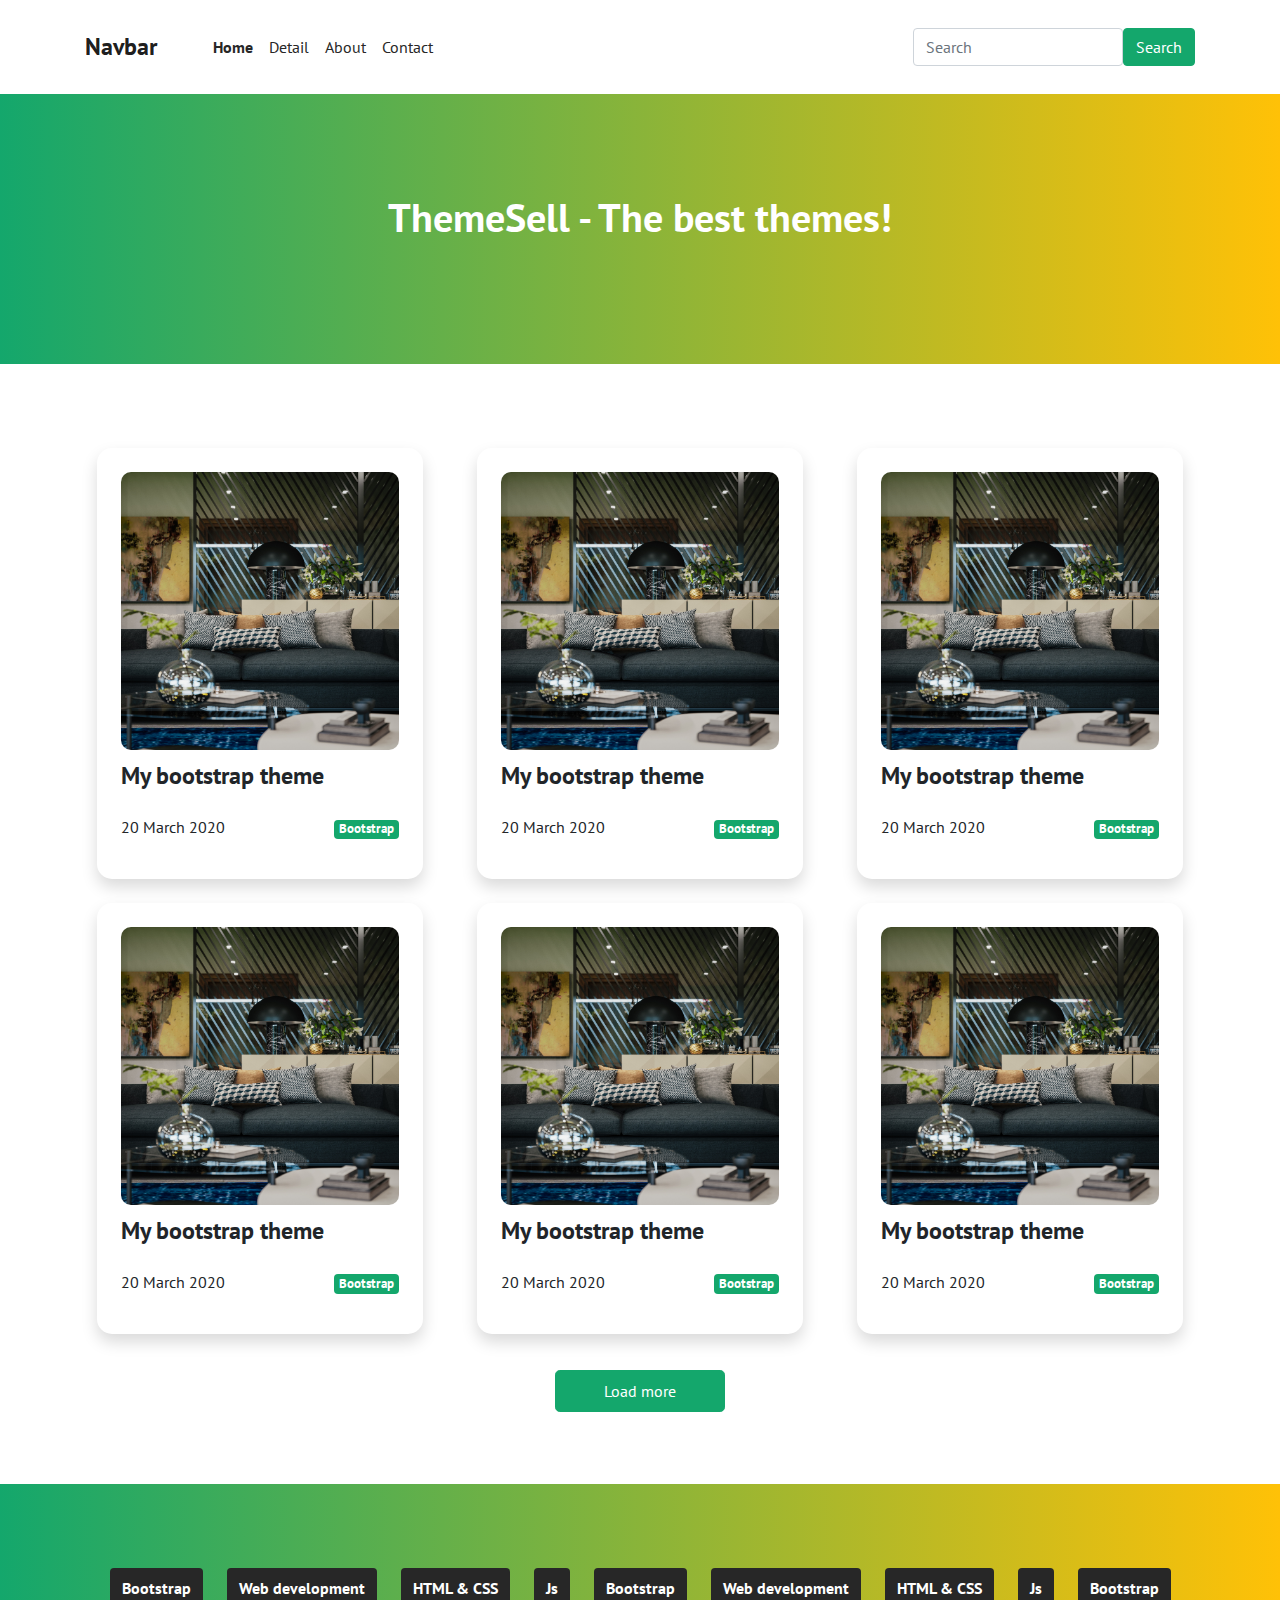
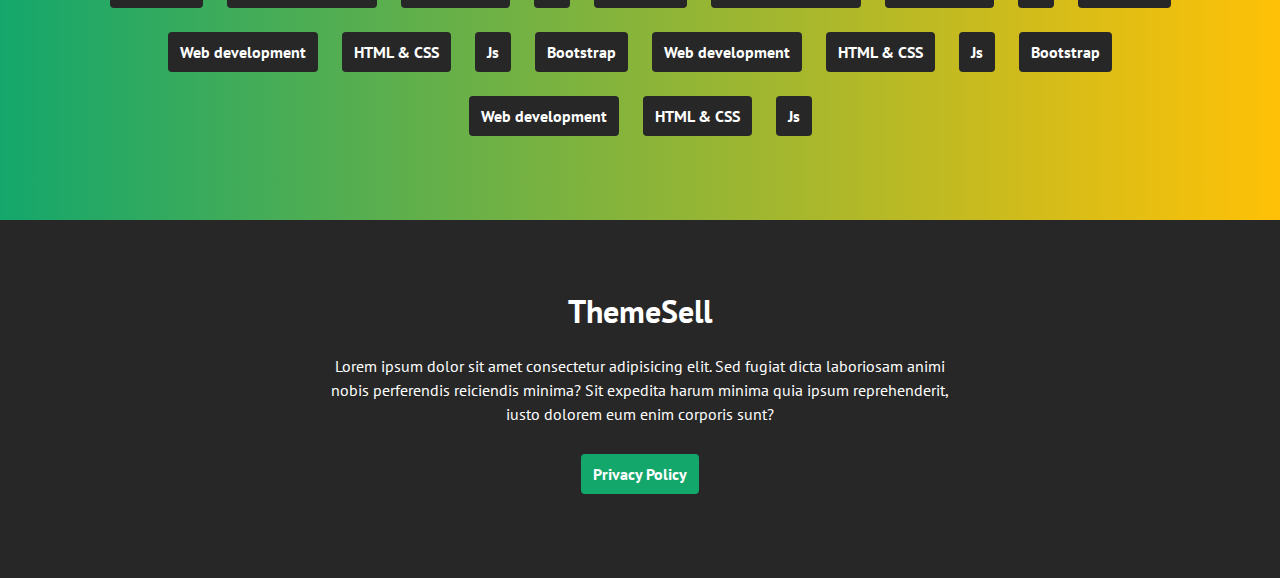
<file: index.html>
<!DOCTYPE html>
<html lang="en">
    <head>
        <meta charset="UTF-8">
        <meta name="viewport" content="width=device-width, initial-scale=1.0">
        <title>First landing</title>
        <link rel="stylesheet" href="style.css">
    </head>
    <body>
        <nav class="navbar navbar-expand-lg navbar-light bg-white d-flex align-items-center">
            <div class="container">
                <a class="navbar-brand fs-3 font-weight-bold" href="index.html" target="_blank">Navbar</a>
                <button class="navbar-toggler" type="button" data-toggle="collapse" data-target="#navbarSupportedContent" aria-controls="navbarSupportedContent" aria-expanded="false" aria-label="Toggle navigation">
                    <span class="navbar-toggler-icon"></span>
                </button>

                <div class="collapse navbar-collapse " id="navbarSupportedContent">
                    <ul class="navbar-nav mr-auto">
                        <li class="nav-item active">
                            <a class="nav-link text-dark font-weight-bold fs-4" href="index.html" target="_blank">Home</a>
                        </li>
                        <li class="nav-item">
                            <a class="nav-link text-dark fs-4" href="detail.html">Detail</a>
                        </li>
                        <li class="nav-item">
                            <a class="nav-link text-dark fs-4" href="about.html">About</a>
                        </li>
                        <li class="nav-item">
                            <a class="nav-link text-dark fs-4" href="contact.html">Contact</a>
                        </li>
                    </ul>
                    <form class="form-inline my-2 my-lg-0">
                        <input class="form-control" type="search" placeholder="Search" aria-label="Search">
                        <button class="btn btn-primary my-2 m-sm-0" type="submit">Search</button>
                    </form>
                </div>
            </div>

        </nav>
        <section class="hero d-flex text-center align-items-center ">
            <div class="container">
                <div class='h-100 '>
                    <h1 class="font-weight-bold text-white">ThemeSell - The best themes!</h1>
                </div>

            </div>
        </section>
        <main class="content container bg-white py-4">
            <div class="row">
                <article class="col-md-6 col-lg-4">
                    <div class="article-content shadow m-1 p-2">
                        <img src="img/anwar-hakim-K-bKhfi8ZWU-unsplash.jpg" alt="" class="img-fluid">
                        <div class="article-text-content">
                            <h3 class="fs-3 font-weight-bold mt-1">My bootstrap theme</h3>
                            <div class="d-flex justify-content-between">
                                <p>20 March 2020</p>
                                <p>
                                    <span class="badge badge-primary fs-5">Bootstrap</span>
                                </p>
                            </div>
                        </div>

                    </div>

                </article>
                <article class="col-md-6 col-lg-4">
                    <div class="article-content shadow m-1 p-2">
                        <img src="img/anwar-hakim-K-bKhfi8ZWU-unsplash.jpg" alt="" class="img-fluid">
                        <div class="article-text-content">
                            <h3 class="fs-3 font-weight-bold mt-1">My bootstrap theme</h3>
                            <div class="d-flex justify-content-between">
                                <p>20 March 2020</p>
                                <p>
                                    <span class="badge badge-primary fs-5">Bootstrap</span>
                                </p>
                            </div>
                        </div>

                    </div>

                </article>
                <article class="col-md-6 col-lg-4">
                    <div class="article-content shadow m-1 p-2">
                        <img src="img/anwar-hakim-K-bKhfi8ZWU-unsplash.jpg" alt="" class="img-fluid">
                        <div class="article-text-content">
                            <h3 class="fs-3 font-weight-bold mt-1">My bootstrap theme</h3>
                            <div class="d-flex justify-content-between">
                                <p>20 March 2020</p>
                                <p>
                                    <span class="badge badge-primary fs-5">Bootstrap</span>
                                </p>
                            </div>
                        </div>

                    </div>

                </article>
                <article class="col-md-6 col-lg-4">
                    <div class="article-content shadow m-1 p-2">
                        <img src="img/anwar-hakim-K-bKhfi8ZWU-unsplash.jpg" alt="" class="img-fluid">
                        <div class="article-text-content">
                            <h3 class="fs-3 font-weight-bold mt-1">My bootstrap theme</h3>
                            <div class="d-flex justify-content-between">
                                <p>20 March 2020</p>
                                <p>
                                    <span class="badge badge-primary fs-5">Bootstrap</span>
                                </p>
                            </div>
                        </div>

                    </div>

                </article>
                <article class="col-md-6 col-lg-4">
                    <div class="article-content shadow m-1 p-2">
                        <img src="img/anwar-hakim-K-bKhfi8ZWU-unsplash.jpg" alt="" class="img-fluid">
                        <div class="article-text-content">
                            <h3 class="fs-3 font-weight-bold mt-1">My bootstrap theme</h3>
                            <div class="d-flex justify-content-between">
                                <p>20 March 2020</p>
                                <p>
                                    <span class="badge badge-primary fs-5">Bootstrap</span>
                                </p>
                            </div>
                        </div>

                    </div>

                </article>
                <article class="col-md-6 col-lg-4">
                    <div class="article-content shadow m-1 p-2">
                        <img src="img/anwar-hakim-K-bKhfi8ZWU-unsplash.jpg" alt="" class="img-fluid">
                        <div class="article-text-content">
                            <h3 class="fs-3 font-weight-bold mt-1">My bootstrap theme</h3>
                            <div class="d-flex justify-content-between">
                                <p>20 March 2020</p>
                                <p>
                                    <span class="badge badge-primary fs-5">Bootstrap</span>
                                </p>
                            </div>
                        </div>

                    </div>

                </article>
            </div>
            <div class="d-flex justify-content-center">
                <button type="button" class="btn btn-primary btn-lg mt-2 px-3 fs-4">Load more</button>
            </div>
        </main>
        <section class="hero py-4">
            <div class="container d-flex justify-content-center flex-wrap">
                <a href="#" class="badge badge-dark m-1 p-1 fs-4">Bootstrap</a>
                <a href="#" class="badge badge-dark m-1 p-1 fs-4">Web development</a>
                <a href="#" class="badge badge-dark m-1 p-1 fs-4">HTML &amp; CSS</a>
                <a href="#" class="badge badge-dark m-1 p-1 fs-4">Js</a>
                <a href="#" class="badge badge-dark m-1 p-1 fs-4">Bootstrap</a>
                <a href="#" class="badge badge-dark m-1 p-1 fs-4">Web development</a>
                <a href="#" class="badge badge-dark m-1 p-1 fs-4">HTML &amp; CSS</a>
                <a href="#" class="badge badge-dark m-1 p-1 fs-4">Js</a>
                <a href="#" class="badge badge-dark m-1 p-1 fs-4">Bootstrap</a>
                <a href="#" class="badge badge-dark m-1 p-1 fs-4">Web development</a>
                <a href="#" class="badge badge-dark m-1 p-1 fs-4">HTML &amp; CSS</a>
                <a href="#" class="badge badge-dark m-1 p-1 fs-4">Js</a>
                <a href="#" class="badge badge-dark m-1 p-1 fs-4">Bootstrap</a>
                <a href="#" class="badge badge-dark m-1 p-1 fs-4">Web development</a>
                <a href="#" class="badge badge-dark m-1 p-1 fs-4">HTML &amp; CSS</a>
                <a href="#" class="badge badge-dark m-1 p-1 fs-4">Js</a>
                <a href="#" class="badge badge-dark m-1 p-1 fs-4">Bootstrap</a>
                <a href="#" class="badge badge-dark m-1 p-1 fs-4">Web development</a>
                <a href="#" class="badge badge-dark m-1 p-1 fs-4">HTML &amp; CSS</a>
                <a href="#" class="badge badge-dark m-1 p-1 fs-4">Js</a>
            </div>
        </section>
        <footer class="bg-dark text-white p-4">
            <div class="container text-center">
                <h2 class="font-weight-bold">ThemeSell</h2>
                <p class="footer-info mx-auto">Lorem ipsum dolor sit amet consectetur adipisicing elit. Sed fugiat dicta laboriosam animi nobis perferendis reiciendis minima? Sit expedita harum minima quia ipsum reprehenderit, iusto dolorem eum enim corporis sunt?</p>
                <div class="d-flex flex-wrap justify-content-center">
                <a href="#" class="footer-btn badge badge-primary p-1 m-1 fs-4">Privacy Policy</a>
                </div>
            </div>
        </footer>
        <script src="https://code.jquery.com/jquery-3.5.1.slim.min.js" integrity="sha384-DfXdz2htPH0lsSSs5nCTpuj/zy4C+OGpamoFVy38MVBnE+IbbVYUew+OrCXaRkfj" crossorigin="anonymous"></script>
        <script src="https://cdn.jsdelivr.net/npm/popper.js@1.16.1/dist/umd/popper.min.js" integrity="sha384-9/reFTGAW83EW2RDu2S0VKaIzap3H66lZH81PoYlFhbGU+6BZp6G7niu735Sk7lN" crossorigin="anonymous"></script>
        <script src="https://stackpath.bootstrapcdn.com/bootstrap/4.5.2/js/bootstrap.min.js" integrity="sha384-B4gt1jrGC7Jh4AgTPSdUtOBvfO8shuf57BaghqFfPlYxofvL8/KUEfYiJOMMV+rV" crossorigin="anonymous"></script>
    </body>
</html>
</file>
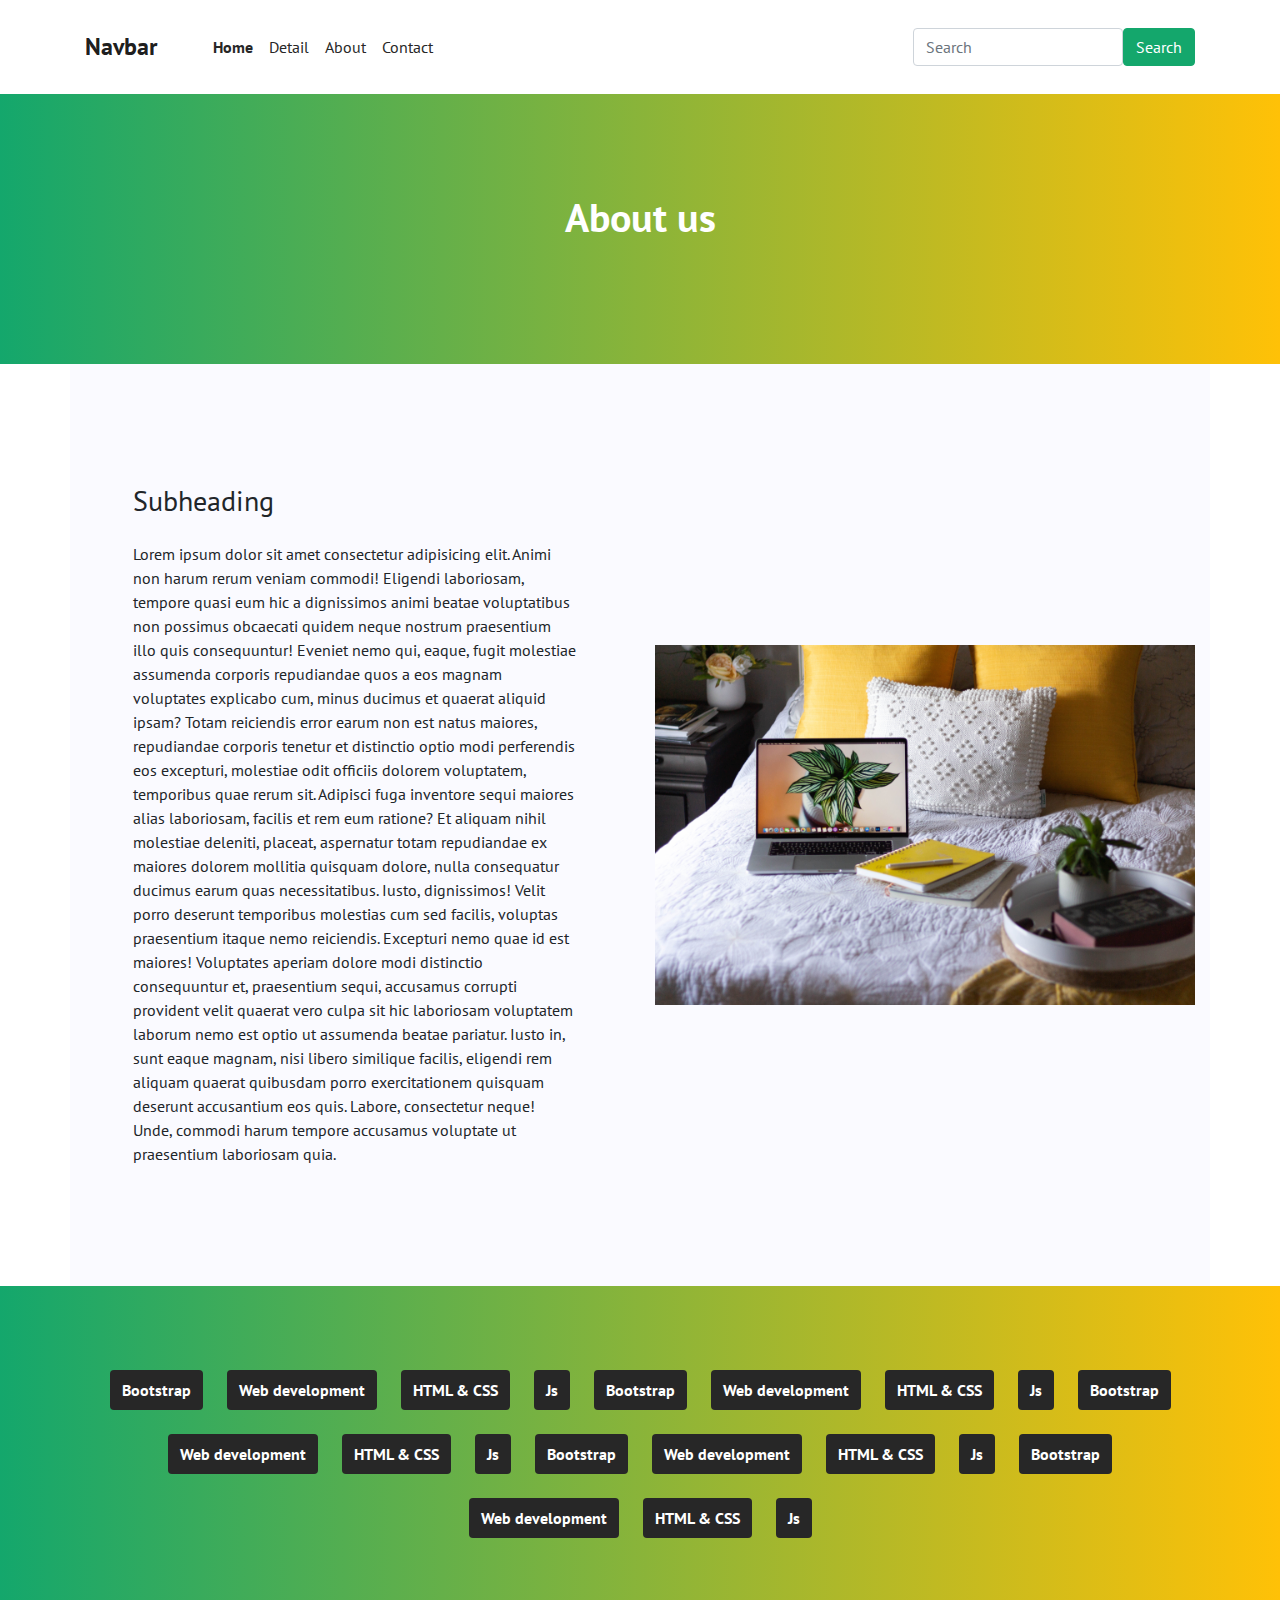
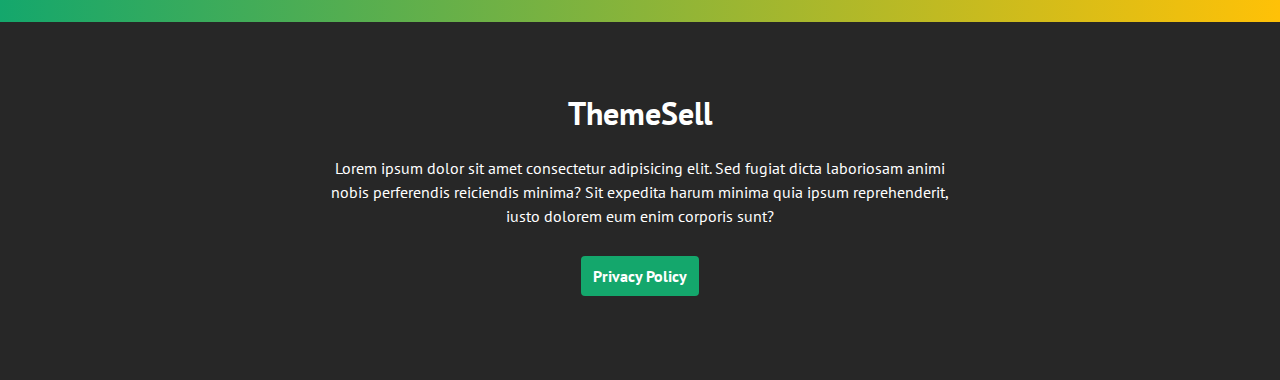
<file: about.html>
<!DOCTYPE html>
<html lang="en">
    <head>
        <meta charset="UTF-8">
        <meta name="viewport" content="width=device-width, initial-scale=1.0">
        <title>First landing - details</title>
        <link rel="stylesheet" href="style.css">
    </head>
    <body>
        <nav class="navbar navbar-expand-lg navbar-light bg-white d-flex align-items-center">
            <div class="container">
                <a class="navbar-brand fs-3 font-weight-bold" href="index.html" target="_blank">Navbar</a>
                <button class="navbar-toggler" type="button" data-toggle="collapse" data-target="#navbarSupportedContent" aria-controls="navbarSupportedContent" aria-expanded="false" aria-label="Toggle navigation">
                    <span class="navbar-toggler-icon"></span>
                </button>

                <div class="collapse navbar-collapse " id="navbarSupportedContent">
                    <ul class="navbar-nav mr-auto">
                        <li class="nav-item active">
                            <a class="nav-link text-dark font-weight-bold fs-4" href="index.html" target="_blank">Home</a>
                        </li>
                        <li class="nav-item">
                            <a class="nav-link text-dark fs-4" href="detail.html">Detail</a>
                        </li>
                        <li class="nav-item">
                            <a class="nav-link text-dark fs-4" href="about.html">About</a>
                        </li>
                        <li class="nav-item">
                            <a class="nav-link text-dark fs-4" href="contact.html">Contact</a>
                        </li>
                    </ul>
                    <form class="form-inline my-2 my-lg-0">
                        <input class="form-control" type="search" placeholder="Search" aria-label="Search">
                        <button class="btn btn-primary my-2 m-sm-0" type="submit">Search</button>
                    </form>
                </div>
            </div>

        </nav>
        <section class="hero d-flex text-center align-items-center ">
            <div class="container">
                <div class='h-100 '>
                    <h1 class="font-weight-bold text-white">About us</h1>
                </div>

            </div>
        </section>
        <main class="content container bg-light py-4">
            <div class="row align-items-center">
                <div class="col-lg-6">
                    <div class="m-3">
                    <h3>Subheading</h3>
                    <p>Lorem ipsum dolor sit amet consectetur adipisicing elit. Animi non harum rerum veniam commodi! Eligendi laboriosam, tempore quasi eum hic a dignissimos animi beatae voluptatibus non possimus obcaecati quidem neque nostrum praesentium illo quis consequuntur! Eveniet nemo qui, eaque, fugit molestiae assumenda corporis repudiandae quos a eos magnam voluptates explicabo cum, minus ducimus et quaerat aliquid ipsam? Totam reiciendis error earum non est natus maiores, repudiandae corporis tenetur et distinctio optio modi perferendis eos excepturi, molestiae odit officiis dolorem voluptatem, temporibus quae rerum sit. Adipisci fuga inventore sequi maiores alias laboriosam, facilis et rem eum ratione? Et aliquam nihil molestiae deleniti, placeat, aspernatur totam repudiandae ex maiores dolorem mollitia quisquam dolore, nulla consequatur ducimus earum quas necessitatibus. Iusto, dignissimos! Velit porro deserunt temporibus molestias cum sed facilis, voluptas praesentium itaque nemo reiciendis. Excepturi nemo quae id est maiores! Voluptates aperiam dolore modi distinctio consequuntur et, praesentium sequi, accusamus corrupti provident velit quaerat vero culpa sit hic laboriosam voluptatem laborum nemo est optio ut assumenda beatae pariatur. Iusto in, sunt eaque magnam, nisi libero similique facilis, eligendi rem aliquam quaerat quibusdam porro exercitationem quisquam deserunt accusantium eos quis. Labore, consectetur neque! Unde, commodi harum tempore accusamus voluptate ut praesentium laboriosam quia.</p>
                    </div>
                </div>
                <div class="col-lg-6">
                <img src="img/madelynn-woods-ZHdMovHAHT0-unsplash.jpg" alt="" class="img-fluid">
                </div>
            </div>

        </main>
        <section class="hero py-4">
            <div class="container d-flex justify-content-center flex-wrap">
                <a href="#" class="badge badge-dark m-1 p-1 fs-4">Bootstrap</a>
                <a href="#" class="badge badge-dark m-1 p-1 fs-4">Web development</a>
                <a href="#" class="badge badge-dark m-1 p-1 fs-4">HTML &amp; CSS</a>
                <a href="#" class="badge badge-dark m-1 p-1 fs-4">Js</a>
                <a href="#" class="badge badge-dark m-1 p-1 fs-4">Bootstrap</a>
                <a href="#" class="badge badge-dark m-1 p-1 fs-4">Web development</a>
                <a href="#" class="badge badge-dark m-1 p-1 fs-4">HTML &amp; CSS</a>
                <a href="#" class="badge badge-dark m-1 p-1 fs-4">Js</a>
                <a href="#" class="badge badge-dark m-1 p-1 fs-4">Bootstrap</a>
                <a href="#" class="badge badge-dark m-1 p-1 fs-4">Web development</a>
                <a href="#" class="badge badge-dark m-1 p-1 fs-4">HTML &amp; CSS</a>
                <a href="#" class="badge badge-dark m-1 p-1 fs-4">Js</a>
                <a href="#" class="badge badge-dark m-1 p-1 fs-4">Bootstrap</a>
                <a href="#" class="badge badge-dark m-1 p-1 fs-4">Web development</a>
                <a href="#" class="badge badge-dark m-1 p-1 fs-4">HTML &amp; CSS</a>
                <a href="#" class="badge badge-dark m-1 p-1 fs-4">Js</a>
                <a href="#" class="badge badge-dark m-1 p-1 fs-4">Bootstrap</a>
                <a href="#" class="badge badge-dark m-1 p-1 fs-4">Web development</a>
                <a href="#" class="badge badge-dark m-1 p-1 fs-4">HTML &amp; CSS</a>
                <a href="#" class="badge badge-dark m-1 p-1 fs-4">Js</a>
            </div>
        </section>
        <footer class="bg-dark text-white p-4">
            <div class="container text-center">
                <h2 class="font-weight-bold">ThemeSell</h2>
                <p class="footer-info mx-auto">Lorem ipsum dolor sit amet consectetur adipisicing elit. Sed fugiat dicta laboriosam animi nobis perferendis reiciendis minima? Sit expedita harum minima quia ipsum reprehenderit, iusto dolorem eum enim corporis sunt?</p>
                <div class="d-flex flex-wrap justify-content-center">
                    <a href="#" class="footer-btn badge badge-primary p-1 m-1 fs-4">Privacy Policy</a>
                </div>
            </div>
        </footer>
        <script src="https://code.jquery.com/jquery-3.5.1.slim.min.js" integrity="sha384-DfXdz2htPH0lsSSs5nCTpuj/zy4C+OGpamoFVy38MVBnE+IbbVYUew+OrCXaRkfj" crossorigin="anonymous"></script>
        <script src="https://cdn.jsdelivr.net/npm/popper.js@1.16.1/dist/umd/popper.min.js" integrity="sha384-9/reFTGAW83EW2RDu2S0VKaIzap3H66lZH81PoYlFhbGU+6BZp6G7niu735Sk7lN" crossorigin="anonymous"></script>
        <script src="https://stackpath.bootstrapcdn.com/bootstrap/4.5.2/js/bootstrap.min.js" integrity="sha384-B4gt1jrGC7Jh4AgTPSdUtOBvfO8shuf57BaghqFfPlYxofvL8/KUEfYiJOMMV+rV" crossorigin="anonymous"></script>
    </body>
</html>
</file>
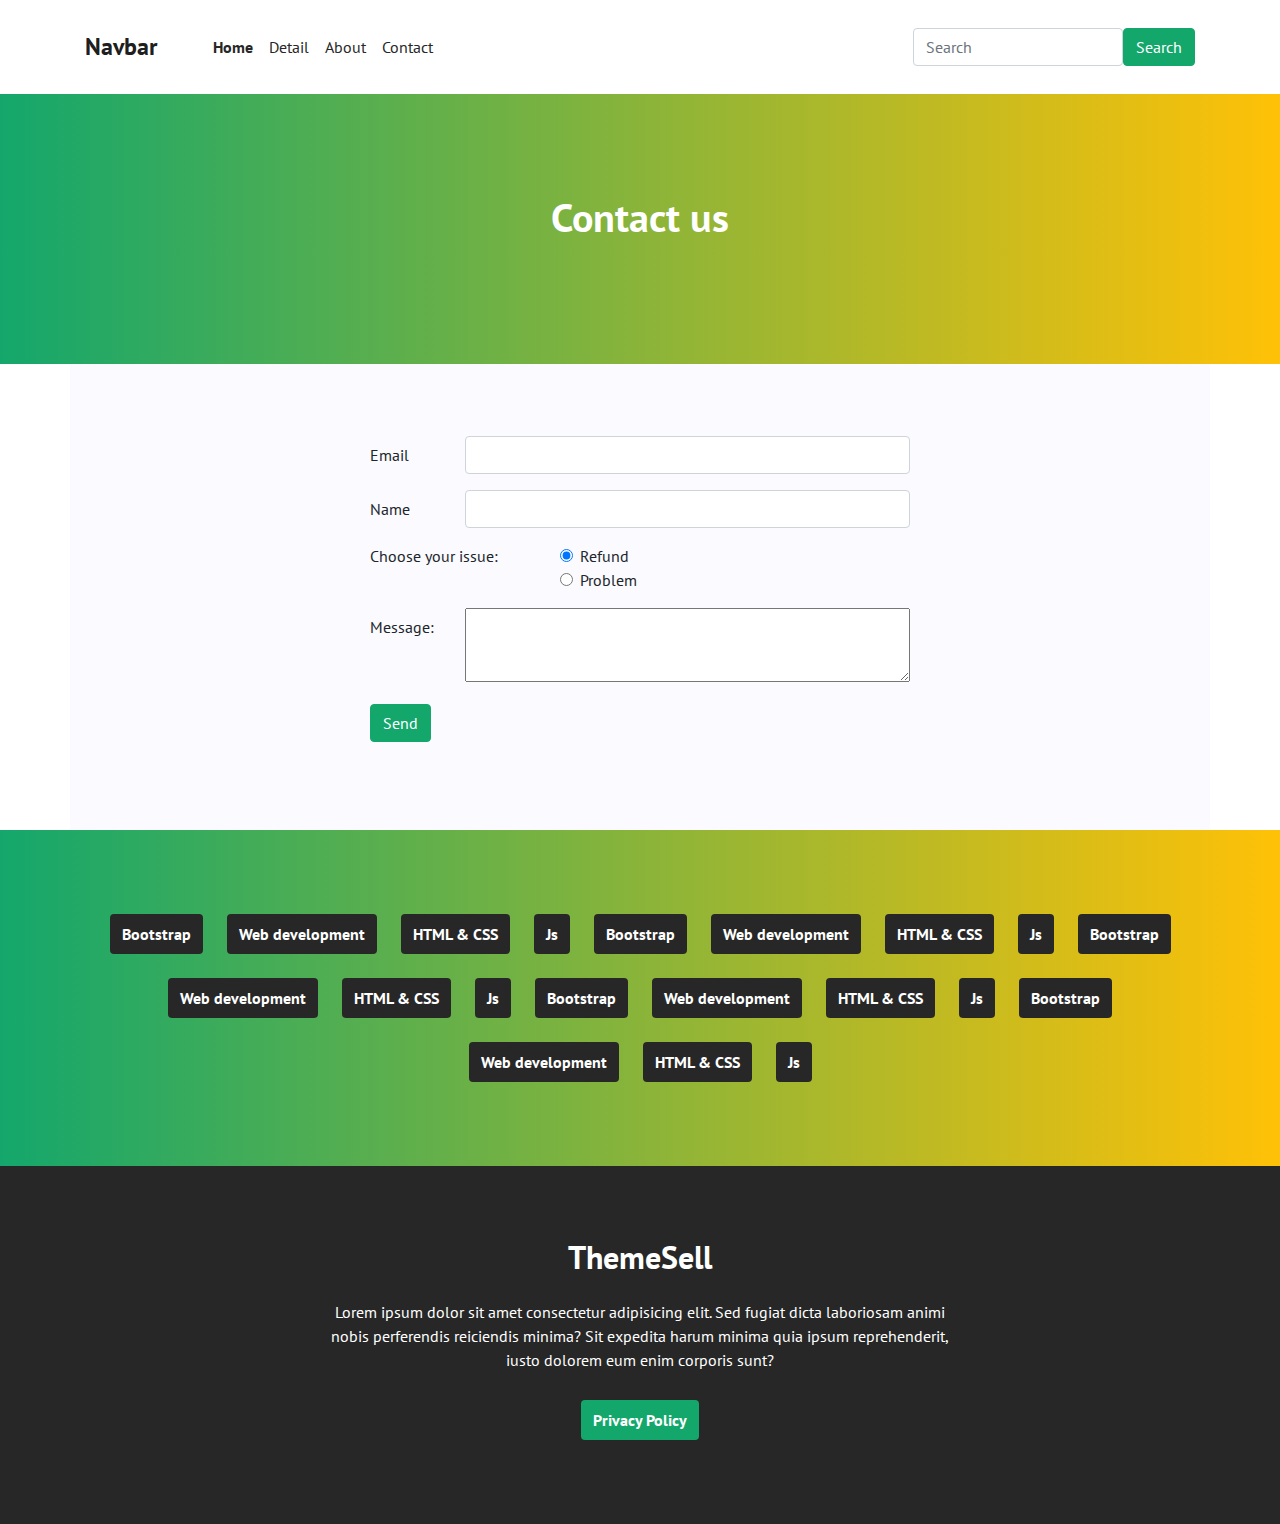
<file: contact.html>
<!DOCTYPE html>
<html lang="en">
    <head>
        <meta charset="UTF-8">
        <meta name="viewport" content="width=device-width, initial-scale=1.0">
        <title>First landing - contact</title>
        <link rel="stylesheet" href="style.css">
    </head>
    <body>
        <nav class="navbar navbar-expand-lg navbar-light bg-white d-flex align-items-center">
            <div class="container">
                <a class="navbar-brand fs-3 font-weight-bold" href="index.html" target="_blank">Navbar</a>
                <button class="navbar-toggler" type="button" data-toggle="collapse" data-target="#navbarSupportedContent" aria-controls="navbarSupportedContent" aria-expanded="false" aria-label="Toggle navigation">
                    <span class="navbar-toggler-icon"></span>
                </button>

                <div class="collapse navbar-collapse " id="navbarSupportedContent">
                    <ul class="navbar-nav mr-auto">
                        <li class="nav-item active">
                            <a class="nav-link text-dark font-weight-bold fs-4" href="index.html" target="_blank">Home</a>
                        </li>
                        <li class="nav-item">
                            <a class="nav-link text-dark fs-4" href="detail.html">Detail</a>
                        </li>
                        <li class="nav-item">
                            <a class="nav-link text-dark fs-4" href="about.html">About</a>
                        </li>
                        <li class="nav-item">
                            <a class="nav-link text-dark fs-4" href="contact.html">Contact</a>
                        </li>
                    </ul>
                    <form class="form-inline my-2 my-lg-0">
                        <input class="form-control" type="search" placeholder="Search" aria-label="Search">
                        <button class="btn btn-primary my-2 m-sm-0" type="submit">Search</button>
                    </form>
                </div>
            </div>

        </nav>
        <section class="hero d-flex text-center align-items-center ">
            <div class="container">
                <div class='h-100 '>
                    <h1 class="font-weight-bold text-white">Contact us</h1>
                </div>

            </div>
        </section>
        <main class="content container bg-light py-4">
            <div class="row justify-content-center">
                <div class="col-md-6">
                    <form>
                        <div class="form-group row">
                            <label for="inputEmail3" class="col-sm-2 col-form-label">Email</label>
                            <div class="col-sm-10">
                                <input type="email" class="form-control" id="inputEmail3">
                            </div>
                        </div>
                        <div class="form-group row">
                            <label for="inputPassword3" class="col-sm-2 col-form-label">Name</label>
                            <div class="col-sm-10">
                                <input type="text" class="form-control" id="inputPassword3">
                            </div>
                        </div>
                        <fieldset class="form-group">
                            <div class="row">
                                <legend class="col-form-label col-sm-4 pt-0">Choose your issue:</legend>
                                <div class="col-sm-8">
                                    <div class="form-check">
                                        <input class="form-check-input" type="radio" name="gridRadios" id="gridRadios1" value="option1" checked>
                                        <label class="form-check-label" for="gridRadios1">
                                            Refund
                                        </label>
                                    </div>
                                    <div class="form-check">
                                        <input class="form-check-input" type="radio" name="gridRadios" id="gridRadios2" value="option2">
                                        <label class="form-check-label" for="gridRadios2">
                                            Problem
                                        </label>
                                    </div>
                                </div>
                            </div>
                        </fieldset>
                        <div class="form-group row">
                            <label for="inputPassword3" class="col-sm-2 col-form-label">Message:</label>
                            <div class="col-sm-10">
                                <textarea class="w-100 p-1"></textarea>
                            </div>
                        </div>
                        <div class="form-group row">
                            <div class="col-sm-10">
                                <button type="submit" class="btn btn-primary">Send</button>
                            </div>
                        </div>
                    </form>
                </div>
            </div>

        </main>
        <section class="hero py-4">
            <div class="container d-flex justify-content-center flex-wrap">
                <a href="#" class="badge badge-dark m-1 p-1 fs-4">Bootstrap</a>
                <a href="#" class="badge badge-dark m-1 p-1 fs-4">Web development</a>
                <a href="#" class="badge badge-dark m-1 p-1 fs-4">HTML &amp; CSS</a>
                <a href="#" class="badge badge-dark m-1 p-1 fs-4">Js</a>
                <a href="#" class="badge badge-dark m-1 p-1 fs-4">Bootstrap</a>
                <a href="#" class="badge badge-dark m-1 p-1 fs-4">Web development</a>
                <a href="#" class="badge badge-dark m-1 p-1 fs-4">HTML &amp; CSS</a>
                <a href="#" class="badge badge-dark m-1 p-1 fs-4">Js</a>
                <a href="#" class="badge badge-dark m-1 p-1 fs-4">Bootstrap</a>
                <a href="#" class="badge badge-dark m-1 p-1 fs-4">Web development</a>
                <a href="#" class="badge badge-dark m-1 p-1 fs-4">HTML &amp; CSS</a>
                <a href="#" class="badge badge-dark m-1 p-1 fs-4">Js</a>
                <a href="#" class="badge badge-dark m-1 p-1 fs-4">Bootstrap</a>
                <a href="#" class="badge badge-dark m-1 p-1 fs-4">Web development</a>
                <a href="#" class="badge badge-dark m-1 p-1 fs-4">HTML &amp; CSS</a>
                <a href="#" class="badge badge-dark m-1 p-1 fs-4">Js</a>
                <a href="#" class="badge badge-dark m-1 p-1 fs-4">Bootstrap</a>
                <a href="#" class="badge badge-dark m-1 p-1 fs-4">Web development</a>
                <a href="#" class="badge badge-dark m-1 p-1 fs-4">HTML &amp; CSS</a>
                <a href="#" class="badge badge-dark m-1 p-1 fs-4">Js</a>
            </div>
        </section>
        <footer class="bg-dark text-white p-4">
            <div class="container text-center">
                <h2 class="font-weight-bold">ThemeSell</h2>
                <p class="footer-info mx-auto">Lorem ipsum dolor sit amet consectetur adipisicing elit. Sed fugiat dicta laboriosam animi nobis perferendis reiciendis minima? Sit expedita harum minima quia ipsum reprehenderit, iusto dolorem eum enim corporis sunt?</p>
                <div class="d-flex flex-wrap justify-content-center">
                    <a href="#" class="footer-btn badge badge-primary p-1 m-1 fs-4">Privacy Policy</a>
                </div>
            </div>
        </footer>
        <script src="https://code.jquery.com/jquery-3.5.1.slim.min.js" integrity="sha384-DfXdz2htPH0lsSSs5nCTpuj/zy4C+OGpamoFVy38MVBnE+IbbVYUew+OrCXaRkfj" crossorigin="anonymous"></script>
        <script src="https://cdn.jsdelivr.net/npm/popper.js@1.16.1/dist/umd/popper.min.js" integrity="sha384-9/reFTGAW83EW2RDu2S0VKaIzap3H66lZH81PoYlFhbGU+6BZp6G7niu735Sk7lN" crossorigin="anonymous"></script>
        <script src="https://stackpath.bootstrapcdn.com/bootstrap/4.5.2/js/bootstrap.min.js" integrity="sha384-B4gt1jrGC7Jh4AgTPSdUtOBvfO8shuf57BaghqFfPlYxofvL8/KUEfYiJOMMV+rV" crossorigin="anonymous"></script>
    </body>
</html>
</file>
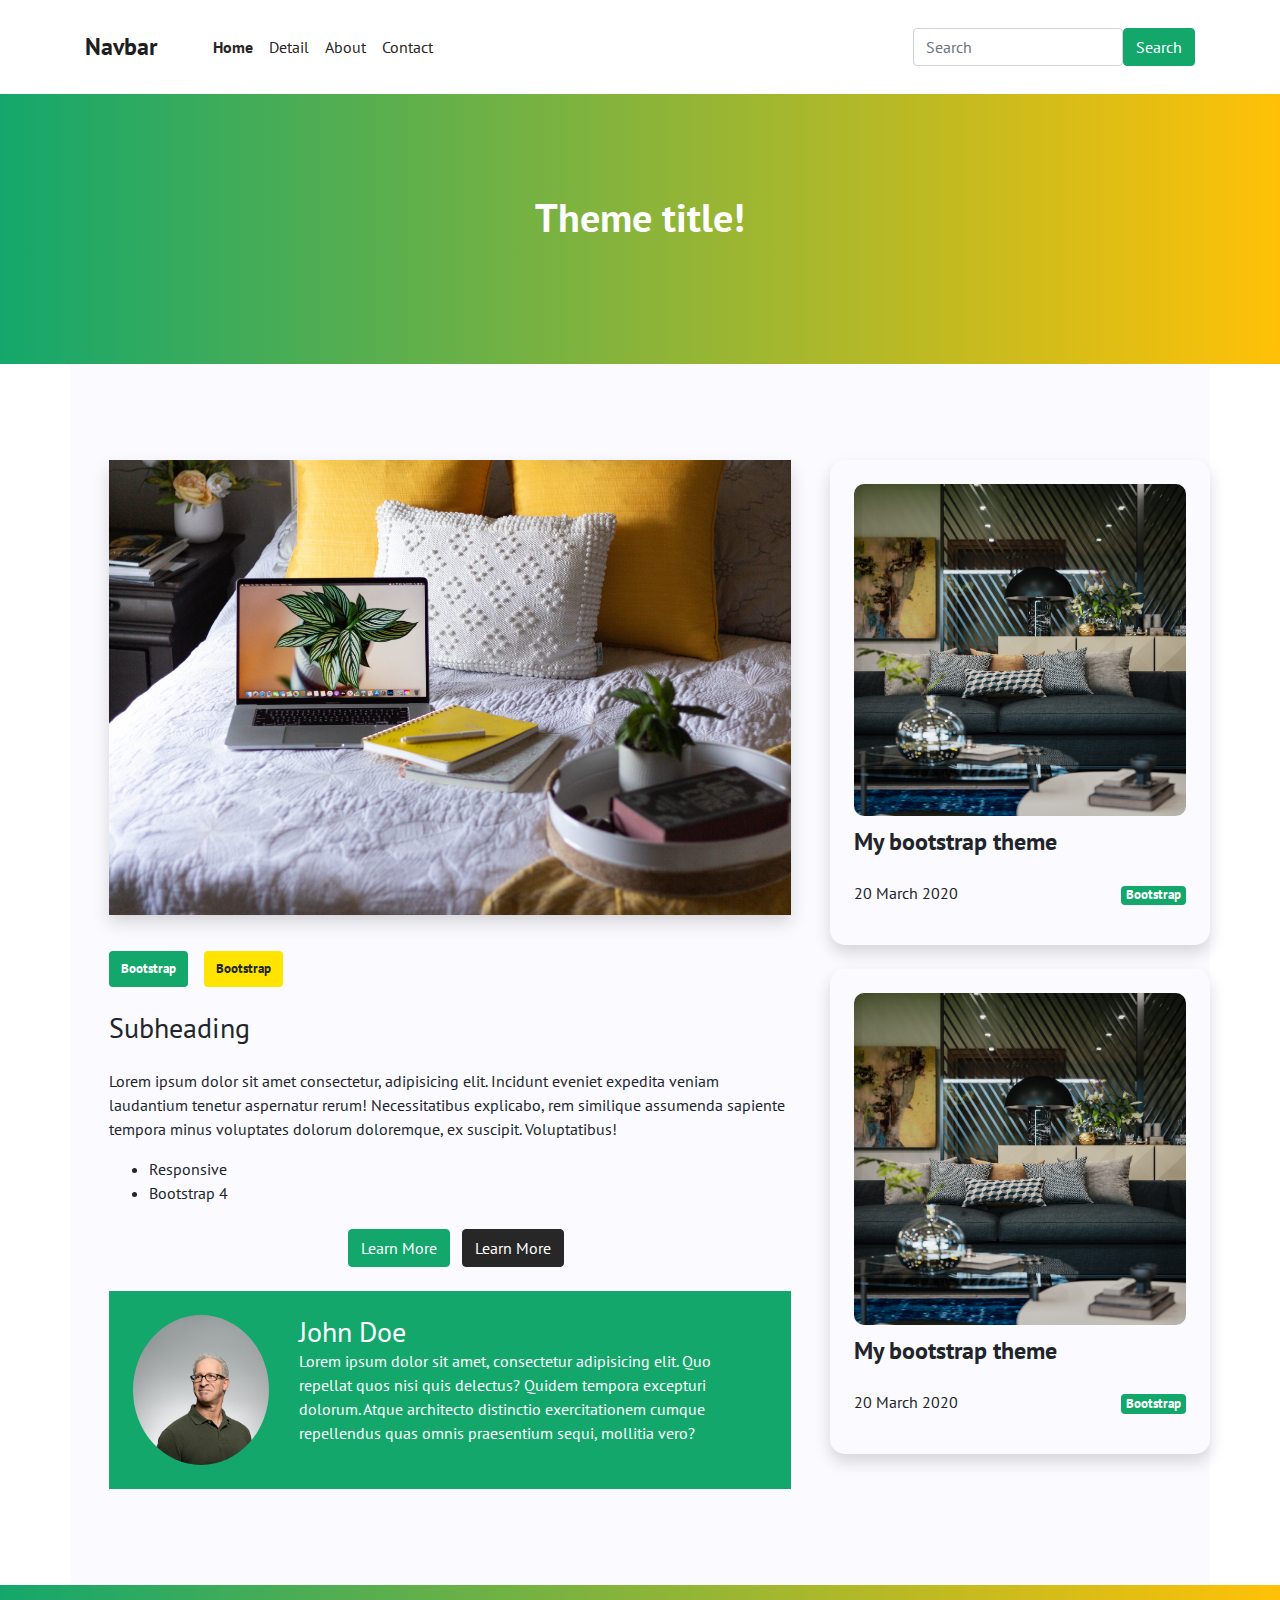
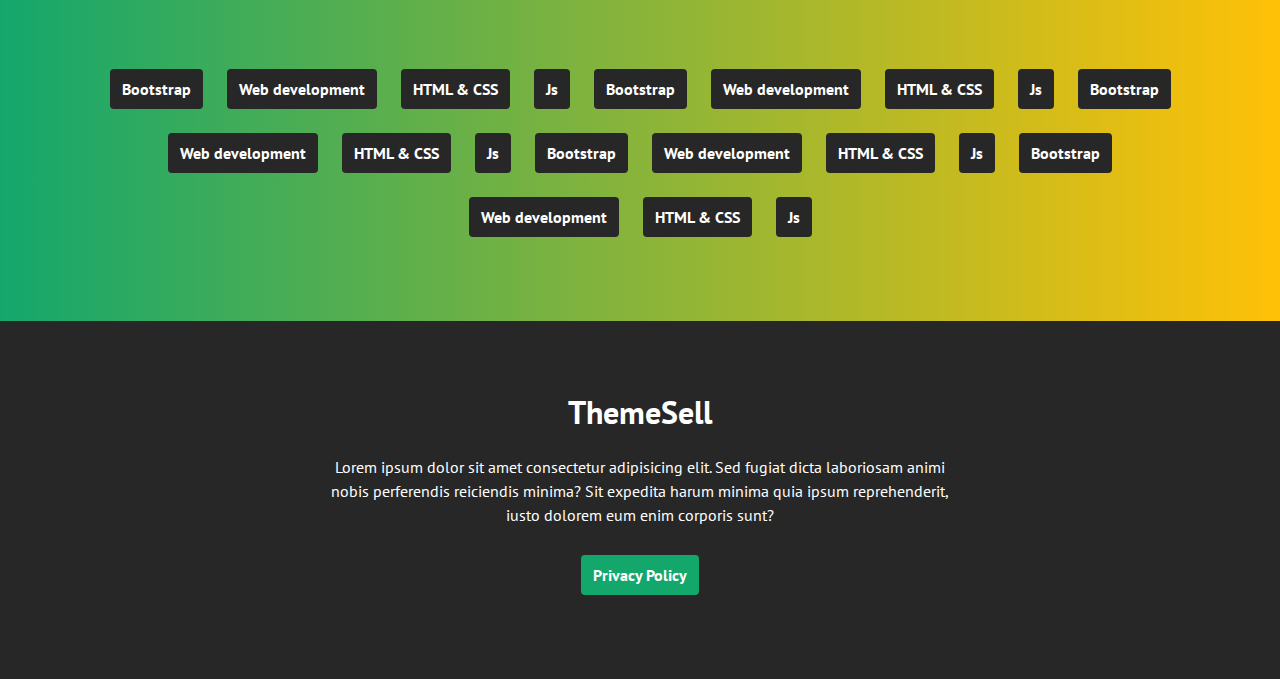
<file: detail.html>
<!DOCTYPE html>
<html lang="en">
    <head>
        <meta charset="UTF-8">
        <meta name="viewport" content="width=device-width, initial-scale=1.0">
        <title>First landing - details</title>
        <link rel="stylesheet" href="style.css">
    </head>
    <body>
        <nav class="navbar navbar-expand-lg navbar-light bg-white d-flex align-items-center">
            <div class="container">
                <a class="navbar-brand fs-3 font-weight-bold" href="index.html" target="_blank">Navbar</a>
                <button class="navbar-toggler" type="button" data-toggle="collapse" data-target="#navbarSupportedContent" aria-controls="navbarSupportedContent" aria-expanded="false" aria-label="Toggle navigation">
                    <span class="navbar-toggler-icon"></span>
                </button>

                <div class="collapse navbar-collapse " id="navbarSupportedContent">
                    <ul class="navbar-nav mr-auto">
                        <li class="nav-item active">
                            <a class="nav-link text-dark font-weight-bold fs-4" href="index.html" target="_blank">Home</a>
                        </li>
                        <li class="nav-item">
                            <a class="nav-link text-dark fs-4" href="detail.html">Detail</a>
                        </li>
                        <li class="nav-item">
                            <a class="nav-link text-dark fs-4" href="about.html">About</a>
                        </li>
                        <li class="nav-item">
                            <a class="nav-link text-dark fs-4" href="contact.html">Contact</a>
                        </li>
                    </ul>
                    <form class="form-inline my-2 my-lg-0">
                        <input class="form-control" type="search" placeholder="Search" aria-label="Search">
                        <button class="btn btn-primary my-2 m-sm-0" type="submit">Search</button>
                    </form>
                </div>
            </div>

        </nav>
        <section class="hero d-flex text-center align-items-center ">
            <div class="container">
                <div class='h-100 '>
                    <h1 class="font-weight-bold text-white">Theme title!</h1>
                </div>

            </div>
        </section>
        <main class="content container bg-light py-4">
            <div class="row">
                <article class="col-md-8">
                    <div class="shadow ml-2 mr-2 mt-2 mb-0">
                        <img src="img/madelynn-woods-ZHdMovHAHT0-unsplash.jpg" alt="" class="img-fluid">
                    </div>
                    <div class="p-2">
                        <div class="badges mb-1">
                            <a href="#" class="badge badge-primary ml-0 my-1 fs-5 p-1">Bootstrap</a>
                            <a href="#" class="badge badge-warning m-1 fs-5 p-1">Bootstrap</a>
                        </div>
                        <h3>Subheading</h3>
                        <p>Lorem ipsum dolor sit amet consectetur, adipisicing elit. Incidunt eveniet expedita veniam laudantium tenetur aspernatur rerum! Necessitatibus explicabo, rem similique assumenda sapiente tempora minus voluptates dolorum doloremque, ex suscipit. Voluptatibus!</p>
                        <ul>
                            <li>Responsive</li>
                            <li>Bootstrap 4</li>
                        </ul>
                        <div class="my-2 d-flex justify-content-center">
                            <button type="button" class="btn btn-primary mx-1 fs-4">Learn More</button>
                            <button type="button" class="btn btn-dark text-white fs-4">Learn More</button>
                        </div>
                        <div class="p-2 bg-primary text-white">
                            <div class="row">
                                <div class="col-md-3 text-right">
                                    <img src="img/foto-sushi-6anudmpILw4-unsplash.jpg" alt="" class="img-fluid rounded-circle">
                                </div>
                                <div class="col-md-8">
                                    <h3 class="m-0">John Doe</h3>
                                    <p>Lorem ipsum dolor sit amet, consectetur adipisicing elit. Quo repellat quos nisi quis delectus? Quidem tempora excepturi dolorum. Atque architecto distinctio exercitationem cumque repellendus quas omnis praesentium sequi, mollitia vero?</p>
                                </div>
                            </div>
                        </div>
                    </div>

                </article>
                <aside class="col-md-4 px-0">
                <article class="w-100 p-0 my-2">
                    <div class="article-content shadow m-0 p-2">
                        <img src="img/anwar-hakim-K-bKhfi8ZWU-unsplash.jpg" alt="" class="img-fluid">
                        <div class="article-text-content">
                            <h3 class="fs-3 font-weight-bold mt-1">My bootstrap theme</h3>
                            <div class="d-flex justify-content-between">
                                <p>20 March 2020</p>
                                <p>
                                    <span class="badge badge-primary fs-5">Bootstrap</span>
                                </p>
                            </div>
                        </div>
                    </div>

                </article>
                <article class="w-100 p-0 my-2">
                    <div class="article-content shadow m-0 p-2">
                        <img src="img/anwar-hakim-K-bKhfi8ZWU-unsplash.jpg" alt="" class="img-fluid">
                        <div class="article-text-content">
                            <h3 class="fs-3 font-weight-bold mt-1">My bootstrap theme</h3>
                            <div class="d-flex justify-content-between">
                                <p>20 March 2020</p>
                                <p>
                                    <span class="badge badge-primary fs-5">Bootstrap</span>
                                </p>
                            </div>
                        </div>
                    </div>

                </article>
                </aside>
            </div>

        </main>
        <section class="hero py-4">
            <div class="container d-flex justify-content-center flex-wrap">
                <a href="#" class="badge badge-dark m-1 p-1 fs-4">Bootstrap</a>
                <a href="#" class="badge badge-dark m-1 p-1 fs-4">Web development</a>
                <a href="#" class="badge badge-dark m-1 p-1 fs-4">HTML &amp; CSS</a>
                <a href="#" class="badge badge-dark m-1 p-1 fs-4">Js</a>
                <a href="#" class="badge badge-dark m-1 p-1 fs-4">Bootstrap</a>
                <a href="#" class="badge badge-dark m-1 p-1 fs-4">Web development</a>
                <a href="#" class="badge badge-dark m-1 p-1 fs-4">HTML &amp; CSS</a>
                <a href="#" class="badge badge-dark m-1 p-1 fs-4">Js</a>
                <a href="#" class="badge badge-dark m-1 p-1 fs-4">Bootstrap</a>
                <a href="#" class="badge badge-dark m-1 p-1 fs-4">Web development</a>
                <a href="#" class="badge badge-dark m-1 p-1 fs-4">HTML &amp; CSS</a>
                <a href="#" class="badge badge-dark m-1 p-1 fs-4">Js</a>
                <a href="#" class="badge badge-dark m-1 p-1 fs-4">Bootstrap</a>
                <a href="#" class="badge badge-dark m-1 p-1 fs-4">Web development</a>
                <a href="#" class="badge badge-dark m-1 p-1 fs-4">HTML &amp; CSS</a>
                <a href="#" class="badge badge-dark m-1 p-1 fs-4">Js</a>
                <a href="#" class="badge badge-dark m-1 p-1 fs-4">Bootstrap</a>
                <a href="#" class="badge badge-dark m-1 p-1 fs-4">Web development</a>
                <a href="#" class="badge badge-dark m-1 p-1 fs-4">HTML &amp; CSS</a>
                <a href="#" class="badge badge-dark m-1 p-1 fs-4">Js</a>
            </div>
        </section>
        <footer class="bg-dark text-white p-4">
            <div class="container text-center">
                <h2 class="font-weight-bold">ThemeSell</h2>
                <p class="footer-info mx-auto">Lorem ipsum dolor sit amet consectetur adipisicing elit. Sed fugiat dicta laboriosam animi nobis perferendis reiciendis minima? Sit expedita harum minima quia ipsum reprehenderit, iusto dolorem eum enim corporis sunt?</p>
                <div class="d-flex flex-wrap justify-content-center">
                    <a href="#" class="footer-btn badge badge-primary p-1 m-1 fs-4">Privacy Policy</a>
                </div>
            </div>
        </footer>
        <script src="https://code.jquery.com/jquery-3.5.1.slim.min.js" integrity="sha384-DfXdz2htPH0lsSSs5nCTpuj/zy4C+OGpamoFVy38MVBnE+IbbVYUew+OrCXaRkfj" crossorigin="anonymous"></script>
        <script src="https://cdn.jsdelivr.net/npm/popper.js@1.16.1/dist/umd/popper.min.js" integrity="sha384-9/reFTGAW83EW2RDu2S0VKaIzap3H66lZH81PoYlFhbGU+6BZp6G7niu735Sk7lN" crossorigin="anonymous"></script>
        <script src="https://stackpath.bootstrapcdn.com/bootstrap/4.5.2/js/bootstrap.min.js" integrity="sha384-B4gt1jrGC7Jh4AgTPSdUtOBvfO8shuf57BaghqFfPlYxofvL8/KUEfYiJOMMV+rV" crossorigin="anonymous"></script>
    </body>
</html>
</file>
<file: style.css>
@charset "UTF-8";
@import url("https://fonts.googleapis.com/css2?family=PT+Sans&display=swap");
/*!
 * Bootstrap v4.5.2 (https://getbootstrap.com/)
 * Copyright 2011-2020 The Bootstrap Authors
 * Copyright 2011-2020 Twitter, Inc.
 * Licensed under MIT (https://github.com/twbs/bootstrap/blob/main/LICENSE)
 */
 @media (min-width: 320px) and (max-width: 480px) {
  .footer-info{
    line-height: 1.6em !important;
    max-width: 50vw !important;
  }
  .footer-btn{
    padding: 15px !important;
  }
  
}
@media (min-width: 481px) and (min-width: 576px) {
  .footer-info{
    max-width: 70vw !important;
  }
  }

@media (min-width: 577px) and (min-width: 768px) { 
  .footer-info{
    max-width: 60vw !important;
  }
 }

@media (min-width: 992px) { 
  .footer-info{
    max-width: 50vw !important;
  }
 }

:root {
  --blue: #007bff;
  --indigo: #6610f2;
  --purple: #6f42c1;
  --pink: #e83e8c;
  --red: #dc3545;
  --orange: #fd7e14;
  --yellow: #ffc107;
  --green: #28a745;
  --teal: #20c997;
  --cyan: #17a2b8;
  --white: #fff;
  --gray: #6c757d;
  --gray-dark: #343a40;
  --primary: #14A76C;
  --secondary: #747474;
  --success: #28a745;
  --info: #17a2b8;
  --warning: #ffe400;
  --danger: #FF652F;
  --light: #fafaff;
  --dark: #272727;
  --breakpoint-xs: 0;
  --breakpoint-sm: 576px;
  --breakpoint-md: 768px;
  --breakpoint-lg: 992px;
  --breakpoint-xl: 1200px;
  --font-family-sans-serif: "PT Sans";
  --font-family-monospace: "PT Sans";
}

*,
*::before,
*::after {
  box-sizing: border-box;
}
img.rounded-circle{
  width: 300px;
  height: 150px;
  object-fit: cover;
}
.fs-1{
  font-size: 3rem !important;
}
.fs-2{
  font-size: 2rem !important;
}
.fs-3{
  font-size: 1.5rem !important;
}
.fs-4{
  font-size: 1rem !important;
}
.fs-5{
  font-size: 0.8rem !important;
}
.hero{
  min-height: 30vh;
  background: linear-gradient(to right, #14A76C, #ffc107);
}
.article-content{
  border-radius: 15px;
}
footer{
  min-height: 30vh;
}
.article-content img{
  border-radius: 10px;
}
html {
  font-family: sans-serif;
  line-height: 1.15;
  -webkit-text-size-adjust: 100%;
  -webkit-tap-highlight-color: rgba(0, 0, 0, 0);
}

article, aside, figcaption, figure, footer, header, hgroup, main, nav, section {
  display: block;
}

body {
  margin: 0;
  font-family: "PT Sans";
  font-size: 1rem;
  font-weight: 400;
  line-height: 1.5;
  color: #212529;
  text-align: left;
  background-color: #fff;
}

[tabindex="-1"]:focus:not(:focus-visible) {
  outline: 0 !important;
}

hr {
  box-sizing: content-box;
  height: 0;
  overflow: visible;
}

h1, h2, h3, h4, h5, h6 {
  margin-top: 0;
  margin-bottom: 1.5rem;
}

p {
  margin-top: 0;
  margin-bottom: 1rem;
}

abbr[title],
abbr[data-original-title] {
  text-decoration: underline;
  text-decoration: underline dotted;
  cursor: help;
  border-bottom: 0;
  text-decoration-skip-ink: none;
}

address {
  margin-bottom: 1rem;
  font-style: normal;
  line-height: inherit;
}

ol,
ul,
dl {
  margin-top: 0;
  margin-bottom: 1rem;
}

ol ol,
ul ul,
ol ul,
ul ol {
  margin-bottom: 0;
}

dt {
  font-weight: 700;
}

dd {
  margin-bottom: 0.5rem;
  margin-left: 0;
}

blockquote {
  margin: 0 0 1rem;
}

b,
strong {
  font-weight: bolder;
}

small {
  font-size: 80%;
}

sub,
sup {
  position: relative;
  font-size: 75%;
  line-height: 0;
  vertical-align: baseline;
}

sub {
  bottom: -0.25em;
}

sup {
  top: -0.5em;
}

a {
  color: #14A76C;
  text-decoration: none;
  background-color: transparent;
}
a:hover {
  color: #0c6340;
  text-decoration: underline;
}

a:not([href]):not([class]) {
  color: inherit;
  text-decoration: none;
}
a:not([href]):not([class]):hover {
  color: inherit;
  text-decoration: none;
}

pre,
code,
kbd,
samp {
  font-family: "PT Sans";
  font-size: 1em;
}

pre {
  margin-top: 0;
  margin-bottom: 1rem;
  overflow: auto;
  -ms-overflow-style: scrollbar;
}

figure {
  margin: 0 0 1rem;
}

img {
  vertical-align: middle;
  border-style: none;
}

svg {
  overflow: hidden;
  vertical-align: middle;
}

table {
  border-collapse: collapse;
}

caption {
  padding-top: 0.75rem;
  padding-bottom: 0.75rem;
  color: #6c757d;
  text-align: left;
  caption-side: bottom;
}

th {
  text-align: inherit;
}

label {
  display: inline-block;
  margin-bottom: 0.5rem;
}

button {
  border-radius: 0;
}

button:focus {
  outline: 1px dotted;
  outline: 5px auto -webkit-focus-ring-color;
}

input,
button,
select,
optgroup,
textarea {
  margin: 0;
  font-family: inherit;
  font-size: inherit;
  line-height: inherit;
}

button,
input {
  overflow: visible;
}

button,
select {
  text-transform: none;
}

[role=button] {
  cursor: pointer;
}

select {
  word-wrap: normal;
}

button,
[type=button],
[type=reset],
[type=submit] {
  -webkit-appearance: button;
}

button:not(:disabled),
[type=button]:not(:disabled),
[type=reset]:not(:disabled),
[type=submit]:not(:disabled) {
  cursor: pointer;
}

button::-moz-focus-inner,
[type=button]::-moz-focus-inner,
[type=reset]::-moz-focus-inner,
[type=submit]::-moz-focus-inner {
  padding: 0;
  border-style: none;
}

input[type=radio],
input[type=checkbox] {
  box-sizing: border-box;
  padding: 0;
}

textarea {
  overflow: auto;
  resize: vertical;
}

fieldset {
  min-width: 0;
  padding: 0;
  margin: 0;
  border: 0;
}

legend {
  display: block;
  width: 100%;
  max-width: 100%;
  padding: 0;
  margin-bottom: 0.5rem;
  font-size: 1.5rem;
  line-height: inherit;
  color: inherit;
  white-space: normal;
}

progress {
  vertical-align: baseline;
}

[type=number]::-webkit-inner-spin-button,
[type=number]::-webkit-outer-spin-button {
  height: auto;
}

[type=search] {
  outline-offset: -2px;
  -webkit-appearance: none;
}

[type=search]::-webkit-search-decoration {
  -webkit-appearance: none;
}

::-webkit-file-upload-button {
  font: inherit;
  -webkit-appearance: button;
}

output {
  display: inline-block;
}

summary {
  display: list-item;
  cursor: pointer;
}

template {
  display: none;
}

[hidden] {
  display: none !important;
}

h1, h2, h3, h4, h5, h6,
.h1, .h2, .h3, .h4, .h5, .h6 {
  margin-bottom: 1.5rem;
  font-weight: 500;
  line-height: 1.2;
}

h1, .h1 {
  font-size: 2.5rem;
}

h2, .h2 {
  font-size: 2rem;
}

h3, .h3 {
  font-size: 1.75rem;
}

h4, .h4 {
  font-size: 1.5rem;
}

h5, .h5 {
  font-size: 1.25rem;
}

h6, .h6 {
  font-size: 1rem;
}

.lead {
  font-size: 1.25rem;
  font-weight: 300;
}

.display-1 {
  font-size: 6rem;
  font-weight: 300;
  line-height: 1.2;
}

.display-2 {
  font-size: 5.5rem;
  font-weight: 300;
  line-height: 1.2;
}

.display-3 {
  font-size: 4.5rem;
  font-weight: 300;
  line-height: 1.2;
}

.display-4 {
  font-size: 3.5rem;
  font-weight: 300;
  line-height: 1.2;
}

hr {
  margin-top: 3rem;
  margin-bottom: 3rem;
  border: 0;
  border-top: 1px solid rgba(0, 0, 0, 0.1);
}

small,
.small {
  font-size: 80%;
  font-weight: 400;
}

mark,
.mark {
  padding: 0.2em;
  background-color: #fcf8e3;
}

.list-unstyled {
  padding-left: 0;
  list-style: none;
}

.list-inline {
  padding-left: 0;
  list-style: none;
}

.list-inline-item {
  display: inline-block;
}
.list-inline-item:not(:last-child) {
  margin-right: 0.5rem;
}

.initialism {
  font-size: 90%;
  text-transform: uppercase;
}

.blockquote {
  margin-bottom: 3rem;
  font-size: 1.25rem;
}

.blockquote-footer {
  display: block;
  font-size: 80%;
  color: #6c757d;
}
.blockquote-footer::before {
  content: "— ";
}

.img-fluid {
  max-width: 100%;
  height: auto;
}

.img-thumbnail {
  padding: 0.25rem;
  background-color: #fff;
  border: 1px solid #dee2e6;
  border-radius: 0.25rem;
  max-width: 100%;
  height: auto;
}

.figure {
  display: inline-block;
}

.figure-img {
  margin-bottom: 1.5rem;
  line-height: 1;
}

.figure-caption {
  font-size: 90%;
  color: #6c757d;
}

code {
  font-size: 87.5%;
  color: #e83e8c;
  word-wrap: break-word;
}
a > code {
  color: inherit;
}

kbd {
  padding: 0.2rem 0.4rem;
  font-size: 87.5%;
  color: #fff;
  background-color: #212529;
  border-radius: 0.2rem;
}
kbd kbd {
  padding: 0;
  font-size: 100%;
  font-weight: 700;
}

pre {
  display: block;
  font-size: 87.5%;
  color: #212529;
}
pre code {
  font-size: inherit;
  color: inherit;
  word-break: normal;
}

.pre-scrollable {
  max-height: 340px;
  overflow-y: scroll;
}

.container,
.container-fluid,
.container-xl,
.container-lg,
.container-md,
.container-sm {
  width: 100%;
  padding-right: 15px;
  padding-left: 15px;
  margin-right: auto;
  margin-left: auto;
}

@media (min-width: 576px) {
  .container-sm, .container {
    max-width: 540px;
  }
}
@media (min-width: 768px) {
  .container-md, .container-sm, .container {
    max-width: 720px;
  }
}
@media (min-width: 992px) {
  .container-lg, .container-md, .container-sm, .container {
    max-width: 960px;
  }
}
@media (min-width: 1200px) {
  .container-xl, .container-lg, .container-md, .container-sm, .container {
    max-width: 1140px;
  }
}
.row {
  display: flex;
  flex-wrap: wrap;
  margin-right: -15px;
  margin-left: -15px;
}

.no-gutters {
  margin-right: 0;
  margin-left: 0;
}
.no-gutters > .col,
.no-gutters > [class*=col-] {
  padding-right: 0;
  padding-left: 0;
}

.col-xl,
.col-xl-auto, .col-xl-12, .col-xl-11, .col-xl-10, .col-xl-9, .col-xl-8, .col-xl-7, .col-xl-6, .col-xl-5, .col-xl-4, .col-xl-3, .col-xl-2, .col-xl-1, .col-lg,
.col-lg-auto, .col-lg-12, .col-lg-11, .col-lg-10, .col-lg-9, .col-lg-8, .col-lg-7, .col-lg-6, .col-lg-5, .col-lg-4, .col-lg-3, .col-lg-2, .col-lg-1, .col-md,
.col-md-auto, .col-md-12, .col-md-11, .col-md-10, .col-md-9, .col-md-8, .col-md-7, .col-md-6, .col-md-5, .col-md-4, .col-md-3, .col-md-2, .col-md-1, .col-sm,
.col-sm-auto, .col-sm-12, .col-sm-11, .col-sm-10, .col-sm-9, .col-sm-8, .col-sm-7, .col-sm-6, .col-sm-5, .col-sm-4, .col-sm-3, .col-sm-2, .col-sm-1, .col,
.col-auto, .col-12, .col-11, .col-10, .col-9, .col-8, .col-7, .col-6, .col-5, .col-4, .col-3, .col-2, .col-1 {
  position: relative;
  width: 100%;
  padding-right: 15px;
  padding-left: 15px;
}

.col {
  flex-basis: 0;
  flex-grow: 1;
  max-width: 100%;
}

.row-cols-1 > * {
  flex: 0 0 100%;
  max-width: 100%;
}

.row-cols-2 > * {
  flex: 0 0 50%;
  max-width: 50%;
}

.row-cols-3 > * {
  flex: 0 0 33.3333333333%;
  max-width: 33.3333333333%;
}

.row-cols-4 > * {
  flex: 0 0 25%;
  max-width: 25%;
}

.row-cols-5 > * {
  flex: 0 0 20%;
  max-width: 20%;
}

.row-cols-6 > * {
  flex: 0 0 16.6666666667%;
  max-width: 16.6666666667%;
}

.col-auto {
  flex: 0 0 auto;
  width: auto;
  max-width: 100%;
}

.col-1 {
  flex: 0 0 8.3333333333%;
  max-width: 8.3333333333%;
}

.col-2 {
  flex: 0 0 16.6666666667%;
  max-width: 16.6666666667%;
}

.col-3 {
  flex: 0 0 25%;
  max-width: 25%;
}

.col-4 {
  flex: 0 0 33.3333333333%;
  max-width: 33.3333333333%;
}

.col-5 {
  flex: 0 0 41.6666666667%;
  max-width: 41.6666666667%;
}

.col-6 {
  flex: 0 0 50%;
  max-width: 50%;
}

.col-7 {
  flex: 0 0 58.3333333333%;
  max-width: 58.3333333333%;
}

.col-8 {
  flex: 0 0 66.6666666667%;
  max-width: 66.6666666667%;
}

.col-9 {
  flex: 0 0 75%;
  max-width: 75%;
}

.col-10 {
  flex: 0 0 83.3333333333%;
  max-width: 83.3333333333%;
}

.col-11 {
  flex: 0 0 91.6666666667%;
  max-width: 91.6666666667%;
}

.col-12 {
  flex: 0 0 100%;
  max-width: 100%;
}

.order-first {
  order: -1;
}

.order-last {
  order: 13;
}

.order-0 {
  order: 0;
}

.order-1 {
  order: 1;
}

.order-2 {
  order: 2;
}

.order-3 {
  order: 3;
}

.order-4 {
  order: 4;
}

.order-5 {
  order: 5;
}

.order-6 {
  order: 6;
}

.order-7 {
  order: 7;
}

.order-8 {
  order: 8;
}

.order-9 {
  order: 9;
}

.order-10 {
  order: 10;
}

.order-11 {
  order: 11;
}

.order-12 {
  order: 12;
}

.offset-1 {
  margin-left: 8.3333333333%;
}

.offset-2 {
  margin-left: 16.6666666667%;
}

.offset-3 {
  margin-left: 25%;
}

.offset-4 {
  margin-left: 33.3333333333%;
}

.offset-5 {
  margin-left: 41.6666666667%;
}

.offset-6 {
  margin-left: 50%;
}

.offset-7 {
  margin-left: 58.3333333333%;
}

.offset-8 {
  margin-left: 66.6666666667%;
}

.offset-9 {
  margin-left: 75%;
}

.offset-10 {
  margin-left: 83.3333333333%;
}

.offset-11 {
  margin-left: 91.6666666667%;
}

@media (min-width: 576px) {
  .col-sm {
    flex-basis: 0;
    flex-grow: 1;
    max-width: 100%;
  }

  .row-cols-sm-1 > * {
    flex: 0 0 100%;
    max-width: 100%;
  }

  .row-cols-sm-2 > * {
    flex: 0 0 50%;
    max-width: 50%;
  }

  .row-cols-sm-3 > * {
    flex: 0 0 33.3333333333%;
    max-width: 33.3333333333%;
  }

  .row-cols-sm-4 > * {
    flex: 0 0 25%;
    max-width: 25%;
  }

  .row-cols-sm-5 > * {
    flex: 0 0 20%;
    max-width: 20%;
  }

  .row-cols-sm-6 > * {
    flex: 0 0 16.6666666667%;
    max-width: 16.6666666667%;
  }

  .col-sm-auto {
    flex: 0 0 auto;
    width: auto;
    max-width: 100%;
  }

  .col-sm-1 {
    flex: 0 0 8.3333333333%;
    max-width: 8.3333333333%;
  }

  .col-sm-2 {
    flex: 0 0 16.6666666667%;
    max-width: 16.6666666667%;
  }

  .col-sm-3 {
    flex: 0 0 25%;
    max-width: 25%;
  }

  .col-sm-4 {
    flex: 0 0 33.3333333333%;
    max-width: 33.3333333333%;
  }

  .col-sm-5 {
    flex: 0 0 41.6666666667%;
    max-width: 41.6666666667%;
  }

  .col-sm-6 {
    flex: 0 0 50%;
    max-width: 50%;
  }

  .col-sm-7 {
    flex: 0 0 58.3333333333%;
    max-width: 58.3333333333%;
  }

  .col-sm-8 {
    flex: 0 0 66.6666666667%;
    max-width: 66.6666666667%;
  }

  .col-sm-9 {
    flex: 0 0 75%;
    max-width: 75%;
  }

  .col-sm-10 {
    flex: 0 0 83.3333333333%;
    max-width: 83.3333333333%;
  }

  .col-sm-11 {
    flex: 0 0 91.6666666667%;
    max-width: 91.6666666667%;
  }

  .col-sm-12 {
    flex: 0 0 100%;
    max-width: 100%;
  }

  .order-sm-first {
    order: -1;
  }

  .order-sm-last {
    order: 13;
  }

  .order-sm-0 {
    order: 0;
  }

  .order-sm-1 {
    order: 1;
  }

  .order-sm-2 {
    order: 2;
  }

  .order-sm-3 {
    order: 3;
  }

  .order-sm-4 {
    order: 4;
  }

  .order-sm-5 {
    order: 5;
  }

  .order-sm-6 {
    order: 6;
  }

  .order-sm-7 {
    order: 7;
  }

  .order-sm-8 {
    order: 8;
  }

  .order-sm-9 {
    order: 9;
  }

  .order-sm-10 {
    order: 10;
  }

  .order-sm-11 {
    order: 11;
  }

  .order-sm-12 {
    order: 12;
  }

  .offset-sm-0 {
    margin-left: 0;
  }

  .offset-sm-1 {
    margin-left: 8.3333333333%;
  }

  .offset-sm-2 {
    margin-left: 16.6666666667%;
  }

  .offset-sm-3 {
    margin-left: 25%;
  }

  .offset-sm-4 {
    margin-left: 33.3333333333%;
  }

  .offset-sm-5 {
    margin-left: 41.6666666667%;
  }

  .offset-sm-6 {
    margin-left: 50%;
  }

  .offset-sm-7 {
    margin-left: 58.3333333333%;
  }

  .offset-sm-8 {
    margin-left: 66.6666666667%;
  }

  .offset-sm-9 {
    margin-left: 75%;
  }

  .offset-sm-10 {
    margin-left: 83.3333333333%;
  }

  .offset-sm-11 {
    margin-left: 91.6666666667%;
  }
}
@media (min-width: 768px) {
  .col-md {
    flex-basis: 0;
    flex-grow: 1;
    max-width: 100%;
  }

  .row-cols-md-1 > * {
    flex: 0 0 100%;
    max-width: 100%;
  }

  .row-cols-md-2 > * {
    flex: 0 0 50%;
    max-width: 50%;
  }

  .row-cols-md-3 > * {
    flex: 0 0 33.3333333333%;
    max-width: 33.3333333333%;
  }

  .row-cols-md-4 > * {
    flex: 0 0 25%;
    max-width: 25%;
  }

  .row-cols-md-5 > * {
    flex: 0 0 20%;
    max-width: 20%;
  }

  .row-cols-md-6 > * {
    flex: 0 0 16.6666666667%;
    max-width: 16.6666666667%;
  }

  .col-md-auto {
    flex: 0 0 auto;
    width: auto;
    max-width: 100%;
  }

  .col-md-1 {
    flex: 0 0 8.3333333333%;
    max-width: 8.3333333333%;
  }

  .col-md-2 {
    flex: 0 0 16.6666666667%;
    max-width: 16.6666666667%;
  }

  .col-md-3 {
    flex: 0 0 25%;
    max-width: 25%;
  }

  .col-md-4 {
    flex: 0 0 33.3333333333%;
    max-width: 33.3333333333%;
  }

  .col-md-5 {
    flex: 0 0 41.6666666667%;
    max-width: 41.6666666667%;
  }

  .col-md-6 {
    flex: 0 0 50%;
    max-width: 50%;
  }

  .col-md-7 {
    flex: 0 0 58.3333333333%;
    max-width: 58.3333333333%;
  }

  .col-md-8 {
    flex: 0 0 66.6666666667%;
    max-width: 66.6666666667%;
  }

  .col-md-9 {
    flex: 0 0 75%;
    max-width: 75%;
  }

  .col-md-10 {
    flex: 0 0 83.3333333333%;
    max-width: 83.3333333333%;
  }

  .col-md-11 {
    flex: 0 0 91.6666666667%;
    max-width: 91.6666666667%;
  }

  .col-md-12 {
    flex: 0 0 100%;
    max-width: 100%;
  }

  .order-md-first {
    order: -1;
  }

  .order-md-last {
    order: 13;
  }

  .order-md-0 {
    order: 0;
  }

  .order-md-1 {
    order: 1;
  }

  .order-md-2 {
    order: 2;
  }

  .order-md-3 {
    order: 3;
  }

  .order-md-4 {
    order: 4;
  }

  .order-md-5 {
    order: 5;
  }

  .order-md-6 {
    order: 6;
  }

  .order-md-7 {
    order: 7;
  }

  .order-md-8 {
    order: 8;
  }

  .order-md-9 {
    order: 9;
  }

  .order-md-10 {
    order: 10;
  }

  .order-md-11 {
    order: 11;
  }

  .order-md-12 {
    order: 12;
  }

  .offset-md-0 {
    margin-left: 0;
  }

  .offset-md-1 {
    margin-left: 8.3333333333%;
  }

  .offset-md-2 {
    margin-left: 16.6666666667%;
  }

  .offset-md-3 {
    margin-left: 25%;
  }

  .offset-md-4 {
    margin-left: 33.3333333333%;
  }

  .offset-md-5 {
    margin-left: 41.6666666667%;
  }

  .offset-md-6 {
    margin-left: 50%;
  }

  .offset-md-7 {
    margin-left: 58.3333333333%;
  }

  .offset-md-8 {
    margin-left: 66.6666666667%;
  }

  .offset-md-9 {
    margin-left: 75%;
  }

  .offset-md-10 {
    margin-left: 83.3333333333%;
  }

  .offset-md-11 {
    margin-left: 91.6666666667%;
  }
}
@media (min-width: 992px) {
  .col-lg {
    flex-basis: 0;
    flex-grow: 1;
    max-width: 100%;
  }

  .row-cols-lg-1 > * {
    flex: 0 0 100%;
    max-width: 100%;
  }

  .row-cols-lg-2 > * {
    flex: 0 0 50%;
    max-width: 50%;
  }

  .row-cols-lg-3 > * {
    flex: 0 0 33.3333333333%;
    max-width: 33.3333333333%;
  }

  .row-cols-lg-4 > * {
    flex: 0 0 25%;
    max-width: 25%;
  }

  .row-cols-lg-5 > * {
    flex: 0 0 20%;
    max-width: 20%;
  }

  .row-cols-lg-6 > * {
    flex: 0 0 16.6666666667%;
    max-width: 16.6666666667%;
  }

  .col-lg-auto {
    flex: 0 0 auto;
    width: auto;
    max-width: 100%;
  }

  .col-lg-1 {
    flex: 0 0 8.3333333333%;
    max-width: 8.3333333333%;
  }

  .col-lg-2 {
    flex: 0 0 16.6666666667%;
    max-width: 16.6666666667%;
  }

  .col-lg-3 {
    flex: 0 0 25%;
    max-width: 25%;
  }

  .col-lg-4 {
    flex: 0 0 33.3333333333%;
    max-width: 33.3333333333%;
  }

  .col-lg-5 {
    flex: 0 0 41.6666666667%;
    max-width: 41.6666666667%;
  }

  .col-lg-6 {
    flex: 0 0 50%;
    max-width: 50%;
  }

  .col-lg-7 {
    flex: 0 0 58.3333333333%;
    max-width: 58.3333333333%;
  }

  .col-lg-8 {
    flex: 0 0 66.6666666667%;
    max-width: 66.6666666667%;
  }

  .col-lg-9 {
    flex: 0 0 75%;
    max-width: 75%;
  }

  .col-lg-10 {
    flex: 0 0 83.3333333333%;
    max-width: 83.3333333333%;
  }

  .col-lg-11 {
    flex: 0 0 91.6666666667%;
    max-width: 91.6666666667%;
  }

  .col-lg-12 {
    flex: 0 0 100%;
    max-width: 100%;
  }

  .order-lg-first {
    order: -1;
  }

  .order-lg-last {
    order: 13;
  }

  .order-lg-0 {
    order: 0;
  }

  .order-lg-1 {
    order: 1;
  }

  .order-lg-2 {
    order: 2;
  }

  .order-lg-3 {
    order: 3;
  }

  .order-lg-4 {
    order: 4;
  }

  .order-lg-5 {
    order: 5;
  }

  .order-lg-6 {
    order: 6;
  }

  .order-lg-7 {
    order: 7;
  }

  .order-lg-8 {
    order: 8;
  }

  .order-lg-9 {
    order: 9;
  }

  .order-lg-10 {
    order: 10;
  }

  .order-lg-11 {
    order: 11;
  }

  .order-lg-12 {
    order: 12;
  }

  .offset-lg-0 {
    margin-left: 0;
  }

  .offset-lg-1 {
    margin-left: 8.3333333333%;
  }

  .offset-lg-2 {
    margin-left: 16.6666666667%;
  }

  .offset-lg-3 {
    margin-left: 25%;
  }

  .offset-lg-4 {
    margin-left: 33.3333333333%;
  }

  .offset-lg-5 {
    margin-left: 41.6666666667%;
  }

  .offset-lg-6 {
    margin-left: 50%;
  }

  .offset-lg-7 {
    margin-left: 58.3333333333%;
  }

  .offset-lg-8 {
    margin-left: 66.6666666667%;
  }

  .offset-lg-9 {
    margin-left: 75%;
  }

  .offset-lg-10 {
    margin-left: 83.3333333333%;
  }

  .offset-lg-11 {
    margin-left: 91.6666666667%;
  }
}
@media (min-width: 1200px) {
  .col-xl {
    flex-basis: 0;
    flex-grow: 1;
    max-width: 100%;
  }

  .row-cols-xl-1 > * {
    flex: 0 0 100%;
    max-width: 100%;
  }

  .row-cols-xl-2 > * {
    flex: 0 0 50%;
    max-width: 50%;
  }

  .row-cols-xl-3 > * {
    flex: 0 0 33.3333333333%;
    max-width: 33.3333333333%;
  }

  .row-cols-xl-4 > * {
    flex: 0 0 25%;
    max-width: 25%;
  }

  .row-cols-xl-5 > * {
    flex: 0 0 20%;
    max-width: 20%;
  }

  .row-cols-xl-6 > * {
    flex: 0 0 16.6666666667%;
    max-width: 16.6666666667%;
  }

  .col-xl-auto {
    flex: 0 0 auto;
    width: auto;
    max-width: 100%;
  }

  .col-xl-1 {
    flex: 0 0 8.3333333333%;
    max-width: 8.3333333333%;
  }

  .col-xl-2 {
    flex: 0 0 16.6666666667%;
    max-width: 16.6666666667%;
  }

  .col-xl-3 {
    flex: 0 0 25%;
    max-width: 25%;
  }

  .col-xl-4 {
    flex: 0 0 33.3333333333%;
    max-width: 33.3333333333%;
  }

  .col-xl-5 {
    flex: 0 0 41.6666666667%;
    max-width: 41.6666666667%;
  }

  .col-xl-6 {
    flex: 0 0 50%;
    max-width: 50%;
  }

  .col-xl-7 {
    flex: 0 0 58.3333333333%;
    max-width: 58.3333333333%;
  }

  .col-xl-8 {
    flex: 0 0 66.6666666667%;
    max-width: 66.6666666667%;
  }

  .col-xl-9 {
    flex: 0 0 75%;
    max-width: 75%;
  }

  .col-xl-10 {
    flex: 0 0 83.3333333333%;
    max-width: 83.3333333333%;
  }

  .col-xl-11 {
    flex: 0 0 91.6666666667%;
    max-width: 91.6666666667%;
  }

  .col-xl-12 {
    flex: 0 0 100%;
    max-width: 100%;
  }

  .order-xl-first {
    order: -1;
  }

  .order-xl-last {
    order: 13;
  }

  .order-xl-0 {
    order: 0;
  }

  .order-xl-1 {
    order: 1;
  }

  .order-xl-2 {
    order: 2;
  }

  .order-xl-3 {
    order: 3;
  }

  .order-xl-4 {
    order: 4;
  }

  .order-xl-5 {
    order: 5;
  }

  .order-xl-6 {
    order: 6;
  }

  .order-xl-7 {
    order: 7;
  }

  .order-xl-8 {
    order: 8;
  }

  .order-xl-9 {
    order: 9;
  }

  .order-xl-10 {
    order: 10;
  }

  .order-xl-11 {
    order: 11;
  }

  .order-xl-12 {
    order: 12;
  }

  .offset-xl-0 {
    margin-left: 0;
  }

  .offset-xl-1 {
    margin-left: 8.3333333333%;
  }

  .offset-xl-2 {
    margin-left: 16.6666666667%;
  }

  .offset-xl-3 {
    margin-left: 25%;
  }

  .offset-xl-4 {
    margin-left: 33.3333333333%;
  }

  .offset-xl-5 {
    margin-left: 41.6666666667%;
  }

  .offset-xl-6 {
    margin-left: 50%;
  }

  .offset-xl-7 {
    margin-left: 58.3333333333%;
  }

  .offset-xl-8 {
    margin-left: 66.6666666667%;
  }

  .offset-xl-9 {
    margin-left: 75%;
  }

  .offset-xl-10 {
    margin-left: 83.3333333333%;
  }

  .offset-xl-11 {
    margin-left: 91.6666666667%;
  }
}
.table {
  width: 100%;
  margin-bottom: 3rem;
  color: #212529;
}
.table th,
.table td {
  padding: 0.75rem;
  vertical-align: top;
  border-top: 1px solid #dee2e6;
}
.table thead th {
  vertical-align: bottom;
  border-bottom: 2px solid #dee2e6;
}
.table tbody + tbody {
  border-top: 2px solid #dee2e6;
}

.table-sm th,
.table-sm td {
  padding: 0.3rem;
}

.table-bordered {
  border: 1px solid #dee2e6;
}
.table-bordered th,
.table-bordered td {
  border: 1px solid #dee2e6;
}
.table-bordered thead th,
.table-bordered thead td {
  border-bottom-width: 2px;
}

.table-borderless th,
.table-borderless td,
.table-borderless thead th,
.table-borderless tbody + tbody {
  border: 0;
}

.table-striped tbody tr:nth-of-type(odd) {
  background-color: rgba(0, 0, 0, 0.05);
}

.table-hover tbody tr:hover {
  color: #212529;
  background-color: rgba(0, 0, 0, 0.075);
}

.table-primary,
.table-primary > th,
.table-primary > td {
  background-color: #bde6d6;
}
.table-primary th,
.table-primary td,
.table-primary thead th,
.table-primary tbody + tbody {
  border-color: #85d1b3;
}

.table-hover .table-primary:hover {
  background-color: #abdfcb;
}
.table-hover .table-primary:hover > td,
.table-hover .table-primary:hover > th {
  background-color: #abdfcb;
}

.table-secondary,
.table-secondary > th,
.table-secondary > td {
  background-color: #d8d8d8;
}
.table-secondary th,
.table-secondary td,
.table-secondary thead th,
.table-secondary tbody + tbody {
  border-color: #b7b7b7;
}

.table-hover .table-secondary:hover {
  background-color: #cbcbcb;
}
.table-hover .table-secondary:hover > td,
.table-hover .table-secondary:hover > th {
  background-color: #cbcbcb;
}

.table-success,
.table-success > th,
.table-success > td {
  background-color: #c3e6cb;
}
.table-success th,
.table-success td,
.table-success thead th,
.table-success tbody + tbody {
  border-color: #8fd19e;
}

.table-hover .table-success:hover {
  background-color: #b1dfbb;
}
.table-hover .table-success:hover > td,
.table-hover .table-success:hover > th {
  background-color: #b1dfbb;
}

.table-info,
.table-info > th,
.table-info > td {
  background-color: #bee5eb;
}
.table-info th,
.table-info td,
.table-info thead th,
.table-info tbody + tbody {
  border-color: #86cfda;
}

.table-hover .table-info:hover {
  background-color: #abdde5;
}
.table-hover .table-info:hover > td,
.table-hover .table-info:hover > th {
  background-color: #abdde5;
}

.table-warning,
.table-warning > th,
.table-warning > td {
  background-color: #fff7b8;
}
.table-warning th,
.table-warning td,
.table-warning thead th,
.table-warning tbody + tbody {
  border-color: #fff17a;
}

.table-hover .table-warning:hover {
  background-color: #fff49f;
}
.table-hover .table-warning:hover > td,
.table-hover .table-warning:hover > th {
  background-color: #fff49f;
}

.table-danger,
.table-danger > th,
.table-danger > td {
  background-color: #ffd4c5;
}
.table-danger th,
.table-danger td,
.table-danger thead th,
.table-danger tbody + tbody {
  border-color: #ffaf93;
}

.table-hover .table-danger:hover {
  background-color: #ffc1ac;
}
.table-hover .table-danger:hover > td,
.table-hover .table-danger:hover > th {
  background-color: #ffc1ac;
}

.table-light,
.table-light > th,
.table-light > td {
  background-color: #fefeff;
}
.table-light th,
.table-light td,
.table-light thead th,
.table-light tbody + tbody {
  border-color: #fcfcff;
}

.table-hover .table-light:hover {
  background-color: #e5e5ff;
}
.table-hover .table-light:hover > td,
.table-hover .table-light:hover > th {
  background-color: #e5e5ff;
}

.table-dark,
.table-dark > th,
.table-dark > td {
  background-color: #c3c3c3;
}
.table-dark th,
.table-dark td,
.table-dark thead th,
.table-dark tbody + tbody {
  border-color: #8f8f8f;
}

.table-hover .table-dark:hover {
  background-color: #b6b6b6;
}
.table-hover .table-dark:hover > td,
.table-hover .table-dark:hover > th {
  background-color: #b6b6b6;
}

.table-active,
.table-active > th,
.table-active > td {
  background-color: rgba(0, 0, 0, 0.075);
}

.table-hover .table-active:hover {
  background-color: rgba(0, 0, 0, 0.075);
}
.table-hover .table-active:hover > td,
.table-hover .table-active:hover > th {
  background-color: rgba(0, 0, 0, 0.075);
}

.table .thead-dark th {
  color: #fff;
  background-color: #343a40;
  border-color: #454d55;
}
.table .thead-light th {
  color: #495057;
  background-color: #e9ecef;
  border-color: #dee2e6;
}

.table-dark {
  color: #fff;
  background-color: #343a40;
}
.table-dark th,
.table-dark td,
.table-dark thead th {
  border-color: #454d55;
}
.table-dark.table-bordered {
  border: 0;
}
.table-dark.table-striped tbody tr:nth-of-type(odd) {
  background-color: rgba(255, 255, 255, 0.05);
}
.table-dark.table-hover tbody tr:hover {
  color: #fff;
  background-color: rgba(255, 255, 255, 0.075);
}

@media (max-width: 575.98px) {
  .table-responsive-sm {
    display: block;
    width: 100%;
    overflow-x: auto;
    -webkit-overflow-scrolling: touch;
  }
  .table-responsive-sm > .table-bordered {
    border: 0;
  }
}
@media (max-width: 767.98px) {
  .table-responsive-md {
    display: block;
    width: 100%;
    overflow-x: auto;
    -webkit-overflow-scrolling: touch;
  }
  .table-responsive-md > .table-bordered {
    border: 0;
  }
}
@media (max-width: 991.98px) {
  .table-responsive-lg {
    display: block;
    width: 100%;
    overflow-x: auto;
    -webkit-overflow-scrolling: touch;
  }
  .table-responsive-lg > .table-bordered {
    border: 0;
  }
}
@media (max-width: 1199.98px) {
  .table-responsive-xl {
    display: block;
    width: 100%;
    overflow-x: auto;
    -webkit-overflow-scrolling: touch;
  }
  .table-responsive-xl > .table-bordered {
    border: 0;
  }
}
.table-responsive {
  display: block;
  width: 100%;
  overflow-x: auto;
  -webkit-overflow-scrolling: touch;
}
.table-responsive > .table-bordered {
  border: 0;
}

.form-control {
  display: block;
  width: 100%;
  height: calc(1.5em + 0.75rem + 2px);
  padding: 0.375rem 0.75rem;
  font-size: 1rem;
  font-weight: 400;
  line-height: 1.5;
  color: #495057;
  background-color: #fff;
  background-clip: padding-box;
  border: 1px solid #ced4da;
  border-radius: 0.25rem;
  transition: border-color 0.15s ease-in-out, box-shadow 0.15s ease-in-out;
}
@media (prefers-reduced-motion: reduce) {
  .form-control {
    transition: none;
  }
}
.form-control::-ms-expand {
  background-color: transparent;
  border: 0;
}
.form-control:-moz-focusring {
  color: transparent;
  text-shadow: 0 0 0 #495057;
}
.form-control:focus {
  color: #495057;
  background-color: #fff;
  border-color: #50eaac;
  outline: 0;
  box-shadow: 0 0 0 0.2rem rgba(20, 167, 108, 0.25);
}
.form-control::placeholder {
  color: #6c757d;
  opacity: 1;
}
.form-control:disabled, .form-control[readonly] {
  background-color: #e9ecef;
  opacity: 1;
}

input[type=date].form-control,
input[type=time].form-control,
input[type=datetime-local].form-control,
input[type=month].form-control {
  appearance: none;
}

select.form-control:focus::-ms-value {
  color: #495057;
  background-color: #fff;
}

.form-control-file,
.form-control-range {
  display: block;
  width: 100%;
}

.col-form-label {
  padding-top: calc(0.375rem + 1px);
  padding-bottom: calc(0.375rem + 1px);
  margin-bottom: 0;
  font-size: inherit;
  line-height: 1.5;
}

.col-form-label-lg {
  padding-top: calc(0.5rem + 1px);
  padding-bottom: calc(0.5rem + 1px);
  font-size: 1.25rem;
  line-height: 1.5;
}

.col-form-label-sm {
  padding-top: calc(0.25rem + 1px);
  padding-bottom: calc(0.25rem + 1px);
  font-size: 0.875rem;
  line-height: 1.5;
}

.form-control-plaintext {
  display: block;
  width: 100%;
  padding: 0.375rem 0;
  margin-bottom: 0;
  font-size: 1rem;
  line-height: 1.5;
  color: #212529;
  background-color: transparent;
  border: solid transparent;
  border-width: 1px 0;
}
.form-control-plaintext.form-control-sm, .form-control-plaintext.form-control-lg {
  padding-right: 0;
  padding-left: 0;
}

.form-control-sm {
  height: calc(1.5em + 0.5rem + 2px);
  padding: 0.25rem 0.5rem;
  font-size: 0.875rem;
  line-height: 1.5;
  border-radius: 0.2rem;
}

.form-control-lg {
  height: calc(1.5em + 1rem + 2px);
  padding: 0.5rem 1rem;
  font-size: 1.25rem;
  line-height: 1.5;
  border-radius: 0.3rem;
}

select.form-control[size], select.form-control[multiple] {
  height: auto;
}

textarea.form-control {
  height: auto;
}

.form-group {
  margin-bottom: 1rem;
}

.form-text {
  display: block;
  margin-top: 0.25rem;
}

.form-row {
  display: flex;
  flex-wrap: wrap;
  margin-right: -5px;
  margin-left: -5px;
}
.form-row > .col,
.form-row > [class*=col-] {
  padding-right: 5px;
  padding-left: 5px;
}

.form-check {
  position: relative;
  display: block;
  padding-left: 1.25rem;
}

.form-check-input {
  position: absolute;
  margin-top: 0.3rem;
  margin-left: -1.25rem;
}
.form-check-input[disabled] ~ .form-check-label, .form-check-input:disabled ~ .form-check-label {
  color: #6c757d;
}

.form-check-label {
  margin-bottom: 0;
}

.form-check-inline {
  display: inline-flex;
  align-items: center;
  padding-left: 0;
  margin-right: 0.75rem;
}
.form-check-inline .form-check-input {
  position: static;
  margin-top: 0;
  margin-right: 0.3125rem;
  margin-left: 0;
}

.valid-feedback {
  display: none;
  width: 100%;
  margin-top: 0.25rem;
  font-size: 80%;
  color: #28a745;
}

.valid-tooltip {
  position: absolute;
  top: 100%;
  left: 0;
  z-index: 5;
  display: none;
  max-width: 100%;
  padding: 0.25rem 0.5rem;
  margin-top: 0.1rem;
  font-size: 0.875rem;
  line-height: 1.5;
  color: #fff;
  background-color: rgba(40, 167, 69, 0.9);
  border-radius: 0.25rem;
}

.was-validated :valid ~ .valid-feedback,
.was-validated :valid ~ .valid-tooltip,
.is-valid ~ .valid-feedback,
.is-valid ~ .valid-tooltip {
  display: block;
}

.was-validated .form-control:valid, .form-control.is-valid {
  border-color: #28a745;
  padding-right: calc(1.5em + 0.75rem);
  background-image: url("data:image/svg+xml,%3csvg xmlns='http://www.w3.org/2000/svg' width='8' height='8' viewBox='0 0 8 8'%3e%3cpath fill='%2328a745' d='M2.3 6.73L.6 4.53c-.4-1.04.46-1.4 1.1-.8l1.1 1.4 3.4-3.8c.6-.63 1.6-.27 1.2.7l-4 4.6c-.43.5-.8.4-1.1.1z'/%3e%3c/svg%3e");
  background-repeat: no-repeat;
  background-position: right calc(0.375em + 0.1875rem) center;
  background-size: calc(0.75em + 0.375rem) calc(0.75em + 0.375rem);
}
.was-validated .form-control:valid:focus, .form-control.is-valid:focus {
  border-color: #28a745;
  box-shadow: 0 0 0 0.2rem rgba(40, 167, 69, 0.25);
}

.was-validated textarea.form-control:valid, textarea.form-control.is-valid {
  padding-right: calc(1.5em + 0.75rem);
  background-position: top calc(0.375em + 0.1875rem) right calc(0.375em + 0.1875rem);
}

.was-validated .custom-select:valid, .custom-select.is-valid {
  border-color: #28a745;
  padding-right: calc(0.75em + 2.3125rem);
  background: url("data:image/svg+xml,%3csvg xmlns='http://www.w3.org/2000/svg' width='4' height='5' viewBox='0 0 4 5'%3e%3cpath fill='%23343a40' d='M2 0L0 2h4zm0 5L0 3h4z'/%3e%3c/svg%3e") no-repeat right 0.75rem center/8px 10px, url("data:image/svg+xml,%3csvg xmlns='http://www.w3.org/2000/svg' width='8' height='8' viewBox='0 0 8 8'%3e%3cpath fill='%2328a745' d='M2.3 6.73L.6 4.53c-.4-1.04.46-1.4 1.1-.8l1.1 1.4 3.4-3.8c.6-.63 1.6-.27 1.2.7l-4 4.6c-.43.5-.8.4-1.1.1z'/%3e%3c/svg%3e") #fff no-repeat center right 1.75rem/calc(0.75em + 0.375rem) calc(0.75em + 0.375rem);
}
.was-validated .custom-select:valid:focus, .custom-select.is-valid:focus {
  border-color: #28a745;
  box-shadow: 0 0 0 0.2rem rgba(40, 167, 69, 0.25);
}

.was-validated .form-check-input:valid ~ .form-check-label, .form-check-input.is-valid ~ .form-check-label {
  color: #28a745;
}
.was-validated .form-check-input:valid ~ .valid-feedback,
.was-validated .form-check-input:valid ~ .valid-tooltip, .form-check-input.is-valid ~ .valid-feedback,
.form-check-input.is-valid ~ .valid-tooltip {
  display: block;
}

.was-validated .custom-control-input:valid ~ .custom-control-label, .custom-control-input.is-valid ~ .custom-control-label {
  color: #28a745;
}
.was-validated .custom-control-input:valid ~ .custom-control-label::before, .custom-control-input.is-valid ~ .custom-control-label::before {
  border-color: #28a745;
}
.was-validated .custom-control-input:valid:checked ~ .custom-control-label::before, .custom-control-input.is-valid:checked ~ .custom-control-label::before {
  border-color: #34ce57;
  background-color: #34ce57;
}
.was-validated .custom-control-input:valid:focus ~ .custom-control-label::before, .custom-control-input.is-valid:focus ~ .custom-control-label::before {
  box-shadow: 0 0 0 0.2rem rgba(40, 167, 69, 0.25);
}
.was-validated .custom-control-input:valid:focus:not(:checked) ~ .custom-control-label::before, .custom-control-input.is-valid:focus:not(:checked) ~ .custom-control-label::before {
  border-color: #28a745;
}

.was-validated .custom-file-input:valid ~ .custom-file-label, .custom-file-input.is-valid ~ .custom-file-label {
  border-color: #28a745;
}
.was-validated .custom-file-input:valid:focus ~ .custom-file-label, .custom-file-input.is-valid:focus ~ .custom-file-label {
  border-color: #28a745;
  box-shadow: 0 0 0 0.2rem rgba(40, 167, 69, 0.25);
}

.invalid-feedback {
  display: none;
  width: 100%;
  margin-top: 0.25rem;
  font-size: 80%;
  color: #FF652F;
}

.invalid-tooltip {
  position: absolute;
  top: 100%;
  left: 0;
  z-index: 5;
  display: none;
  max-width: 100%;
  padding: 0.25rem 0.5rem;
  margin-top: 0.1rem;
  font-size: 0.875rem;
  line-height: 1.5;
  color: #fff;
  background-color: rgba(255, 101, 47, 0.9);
  border-radius: 0.25rem;
}

.was-validated :invalid ~ .invalid-feedback,
.was-validated :invalid ~ .invalid-tooltip,
.is-invalid ~ .invalid-feedback,
.is-invalid ~ .invalid-tooltip {
  display: block;
}

.was-validated .form-control:invalid, .form-control.is-invalid {
  border-color: #FF652F;
  padding-right: calc(1.5em + 0.75rem);
  background-image: url("data:image/svg+xml,%3csvg xmlns='http://www.w3.org/2000/svg' width='12' height='12' fill='none' stroke='%23FF652F' viewBox='0 0 12 12'%3e%3ccircle cx='6' cy='6' r='4.5'/%3e%3cpath stroke-linejoin='round' d='M5.8 3.6h.4L6 6.5z'/%3e%3ccircle cx='6' cy='8.2' r='.6' fill='%23FF652F' stroke='none'/%3e%3c/svg%3e");
  background-repeat: no-repeat;
  background-position: right calc(0.375em + 0.1875rem) center;
  background-size: calc(0.75em + 0.375rem) calc(0.75em + 0.375rem);
}
.was-validated .form-control:invalid:focus, .form-control.is-invalid:focus {
  border-color: #FF652F;
  box-shadow: 0 0 0 0.2rem rgba(255, 101, 47, 0.25);
}

.was-validated textarea.form-control:invalid, textarea.form-control.is-invalid {
  padding-right: calc(1.5em + 0.75rem);
  background-position: top calc(0.375em + 0.1875rem) right calc(0.375em + 0.1875rem);
}

.was-validated .custom-select:invalid, .custom-select.is-invalid {
  border-color: #FF652F;
  padding-right: calc(0.75em + 2.3125rem);
  background: url("data:image/svg+xml,%3csvg xmlns='http://www.w3.org/2000/svg' width='4' height='5' viewBox='0 0 4 5'%3e%3cpath fill='%23343a40' d='M2 0L0 2h4zm0 5L0 3h4z'/%3e%3c/svg%3e") no-repeat right 0.75rem center/8px 10px, url("data:image/svg+xml,%3csvg xmlns='http://www.w3.org/2000/svg' width='12' height='12' fill='none' stroke='%23FF652F' viewBox='0 0 12 12'%3e%3ccircle cx='6' cy='6' r='4.5'/%3e%3cpath stroke-linejoin='round' d='M5.8 3.6h.4L6 6.5z'/%3e%3ccircle cx='6' cy='8.2' r='.6' fill='%23FF652F' stroke='none'/%3e%3c/svg%3e") #fff no-repeat center right 1.75rem/calc(0.75em + 0.375rem) calc(0.75em + 0.375rem);
}
.was-validated .custom-select:invalid:focus, .custom-select.is-invalid:focus {
  border-color: #FF652F;
  box-shadow: 0 0 0 0.2rem rgba(255, 101, 47, 0.25);
}

.was-validated .form-check-input:invalid ~ .form-check-label, .form-check-input.is-invalid ~ .form-check-label {
  color: #FF652F;
}
.was-validated .form-check-input:invalid ~ .invalid-feedback,
.was-validated .form-check-input:invalid ~ .invalid-tooltip, .form-check-input.is-invalid ~ .invalid-feedback,
.form-check-input.is-invalid ~ .invalid-tooltip {
  display: block;
}

.was-validated .custom-control-input:invalid ~ .custom-control-label, .custom-control-input.is-invalid ~ .custom-control-label {
  color: #FF652F;
}
.was-validated .custom-control-input:invalid ~ .custom-control-label::before, .custom-control-input.is-invalid ~ .custom-control-label::before {
  border-color: #FF652F;
}
.was-validated .custom-control-input:invalid:checked ~ .custom-control-label::before, .custom-control-input.is-invalid:checked ~ .custom-control-label::before {
  border-color: #ff8b62;
  background-color: #ff8b62;
}
.was-validated .custom-control-input:invalid:focus ~ .custom-control-label::before, .custom-control-input.is-invalid:focus ~ .custom-control-label::before {
  box-shadow: 0 0 0 0.2rem rgba(255, 101, 47, 0.25);
}
.was-validated .custom-control-input:invalid:focus:not(:checked) ~ .custom-control-label::before, .custom-control-input.is-invalid:focus:not(:checked) ~ .custom-control-label::before {
  border-color: #FF652F;
}

.was-validated .custom-file-input:invalid ~ .custom-file-label, .custom-file-input.is-invalid ~ .custom-file-label {
  border-color: #FF652F;
}
.was-validated .custom-file-input:invalid:focus ~ .custom-file-label, .custom-file-input.is-invalid:focus ~ .custom-file-label {
  border-color: #FF652F;
  box-shadow: 0 0 0 0.2rem rgba(255, 101, 47, 0.25);
}

.form-inline {
  display: flex;
  flex-flow: row wrap;
  align-items: center;
}
.form-inline .form-check {
  width: 100%;
}
@media (min-width: 576px) {
  .form-inline label {
    display: flex;
    align-items: center;
    justify-content: center;
    margin-bottom: 0;
  }
  .form-inline .form-group {
    display: flex;
    flex: 0 0 auto;
    flex-flow: row wrap;
    align-items: center;
    margin-bottom: 0;
  }
  .form-inline .form-control {
    display: inline-block;
    width: auto;
    vertical-align: middle;
  }
  .form-inline .form-control-plaintext {
    display: inline-block;
  }
  .form-inline .input-group,
.form-inline .custom-select {
    width: auto;
  }
  .form-inline .form-check {
    display: flex;
    align-items: center;
    justify-content: center;
    width: auto;
    padding-left: 0;
  }
  .form-inline .form-check-input {
    position: relative;
    flex-shrink: 0;
    margin-top: 0;
    margin-right: 0.25rem;
    margin-left: 0;
  }
  .form-inline .custom-control {
    align-items: center;
    justify-content: center;
  }
  .form-inline .custom-control-label {
    margin-bottom: 0;
  }
}

.btn {
  display: inline-block;
  font-weight: 400;
  color: #212529;
  text-align: center;
  vertical-align: middle;
  user-select: none;
  background-color: transparent;
  border: 1px solid transparent;
  padding: 0.375rem 0.75rem;
  font-size: 1rem;
  line-height: 1.5;
  border-radius: 0.25rem;
  transition: color 0.15s ease-in-out, background-color 0.15s ease-in-out, border-color 0.15s ease-in-out, box-shadow 0.15s ease-in-out;
}
@media (prefers-reduced-motion: reduce) {
  .btn {
    transition: none;
  }
}
.btn:hover {
  color: #212529;
  text-decoration: none;
}
.btn:focus, .btn.focus {
  outline: 0;
  box-shadow: 0 0 0 0.2rem rgba(20, 167, 108, 0.25);
}
.btn.disabled, .btn:disabled {
  opacity: 0.65;
}
.btn:not(:disabled):not(.disabled) {
  cursor: pointer;
}
a.btn.disabled,
fieldset:disabled a.btn {
  pointer-events: none;
}

.btn-primary {
  color: #fff;
  background-color: #14A76C;
  border-color: #14A76C;
}
.btn-primary:hover {
  color: #fff;
  background-color: #108556;
  border-color: #0f794f;
}
.btn-primary:focus, .btn-primary.focus {
  color: #fff;
  background-color: #108556;
  border-color: #0f794f;
  box-shadow: 0 0 0 0.2rem rgba(55, 180, 130, 0.5);
}
.btn-primary.disabled, .btn-primary:disabled {
  color: #fff;
  background-color: #14A76C;
  border-color: #14A76C;
}
.btn-primary:not(:disabled):not(.disabled):active, .btn-primary:not(:disabled):not(.disabled).active, .show > .btn-primary.dropdown-toggle {
  color: #fff;
  background-color: #0f794f;
  border-color: #0d6e47;
}
.btn-primary:not(:disabled):not(.disabled):active:focus, .btn-primary:not(:disabled):not(.disabled).active:focus, .show > .btn-primary.dropdown-toggle:focus {
  box-shadow: 0 0 0 0.2rem rgba(55, 180, 130, 0.5);
}

.btn-secondary {
  color: #fff;
  background-color: #747474;
  border-color: #747474;
}
.btn-secondary:hover {
  color: #fff;
  background-color: #616161;
  border-color: #5b5b5b;
}
.btn-secondary:focus, .btn-secondary.focus {
  color: #fff;
  background-color: #616161;
  border-color: #5b5b5b;
  box-shadow: 0 0 0 0.2rem rgba(137, 137, 137, 0.5);
}
.btn-secondary.disabled, .btn-secondary:disabled {
  color: #fff;
  background-color: #747474;
  border-color: #747474;
}
.btn-secondary:not(:disabled):not(.disabled):active, .btn-secondary:not(:disabled):not(.disabled).active, .show > .btn-secondary.dropdown-toggle {
  color: #fff;
  background-color: #5b5b5b;
  border-color: #545454;
}
.btn-secondary:not(:disabled):not(.disabled):active:focus, .btn-secondary:not(:disabled):not(.disabled).active:focus, .show > .btn-secondary.dropdown-toggle:focus {
  box-shadow: 0 0 0 0.2rem rgba(137, 137, 137, 0.5);
}

.btn-success {
  color: #fff;
  background-color: #28a745;
  border-color: #28a745;
}
.btn-success:hover {
  color: #fff;
  background-color: #218838;
  border-color: #1e7e34;
}
.btn-success:focus, .btn-success.focus {
  color: #fff;
  background-color: #218838;
  border-color: #1e7e34;
  box-shadow: 0 0 0 0.2rem rgba(72, 180, 97, 0.5);
}
.btn-success.disabled, .btn-success:disabled {
  color: #fff;
  background-color: #28a745;
  border-color: #28a745;
}
.btn-success:not(:disabled):not(.disabled):active, .btn-success:not(:disabled):not(.disabled).active, .show > .btn-success.dropdown-toggle {
  color: #fff;
  background-color: #1e7e34;
  border-color: #1c7430;
}
.btn-success:not(:disabled):not(.disabled):active:focus, .btn-success:not(:disabled):not(.disabled).active:focus, .show > .btn-success.dropdown-toggle:focus {
  box-shadow: 0 0 0 0.2rem rgba(72, 180, 97, 0.5);
}

.btn-info {
  color: #fff;
  background-color: #17a2b8;
  border-color: #17a2b8;
}
.btn-info:hover {
  color: #fff;
  background-color: #138496;
  border-color: #117a8b;
}
.btn-info:focus, .btn-info.focus {
  color: #fff;
  background-color: #138496;
  border-color: #117a8b;
  box-shadow: 0 0 0 0.2rem rgba(58, 176, 195, 0.5);
}
.btn-info.disabled, .btn-info:disabled {
  color: #fff;
  background-color: #17a2b8;
  border-color: #17a2b8;
}
.btn-info:not(:disabled):not(.disabled):active, .btn-info:not(:disabled):not(.disabled).active, .show > .btn-info.dropdown-toggle {
  color: #fff;
  background-color: #117a8b;
  border-color: #10707f;
}
.btn-info:not(:disabled):not(.disabled):active:focus, .btn-info:not(:disabled):not(.disabled).active:focus, .show > .btn-info.dropdown-toggle:focus {
  box-shadow: 0 0 0 0.2rem rgba(58, 176, 195, 0.5);
}

.btn-warning {
  color: #212529;
  background-color: #ffe400;
  border-color: #ffe400;
}
.btn-warning:hover {
  color: #212529;
  background-color: #d9c200;
  border-color: #ccb600;
}
.btn-warning:focus, .btn-warning.focus {
  color: #212529;
  background-color: #d9c200;
  border-color: #ccb600;
  box-shadow: 0 0 0 0.2rem rgba(222, 199, 6, 0.5);
}
.btn-warning.disabled, .btn-warning:disabled {
  color: #212529;
  background-color: #ffe400;
  border-color: #ffe400;
}
.btn-warning:not(:disabled):not(.disabled):active, .btn-warning:not(:disabled):not(.disabled).active, .show > .btn-warning.dropdown-toggle {
  color: #212529;
  background-color: #ccb600;
  border-color: #bfab00;
}
.btn-warning:not(:disabled):not(.disabled):active:focus, .btn-warning:not(:disabled):not(.disabled).active:focus, .show > .btn-warning.dropdown-toggle:focus {
  box-shadow: 0 0 0 0.2rem rgba(222, 199, 6, 0.5);
}

.btn-danger {
  color: #fff;
  background-color: #FF652F;
  border-color: #FF652F;
}
.btn-danger:hover {
  color: #fff;
  background-color: #ff4909;
  border-color: #fb4100;
}
.btn-danger:focus, .btn-danger.focus {
  color: #fff;
  background-color: #ff4909;
  border-color: #fb4100;
  box-shadow: 0 0 0 0.2rem rgba(255, 124, 78, 0.5);
}
.btn-danger.disabled, .btn-danger:disabled {
  color: #fff;
  background-color: #FF652F;
  border-color: #FF652F;
}
.btn-danger:not(:disabled):not(.disabled):active, .btn-danger:not(:disabled):not(.disabled).active, .show > .btn-danger.dropdown-toggle {
  color: #fff;
  background-color: #fb4100;
  border-color: #ee3e00;
}
.btn-danger:not(:disabled):not(.disabled):active:focus, .btn-danger:not(:disabled):not(.disabled).active:focus, .show > .btn-danger.dropdown-toggle:focus {
  box-shadow: 0 0 0 0.2rem rgba(255, 124, 78, 0.5);
}

.btn-light {
  color: #212529;
  background-color: #fafaff;
  border-color: #fafaff;
}
.btn-light:hover {
  color: #212529;
  background-color: #d4d4ff;
  border-color: #c7c7ff;
}
.btn-light:focus, .btn-light.focus {
  color: #212529;
  background-color: #d4d4ff;
  border-color: #c7c7ff;
  box-shadow: 0 0 0 0.2rem rgba(217, 218, 223, 0.5);
}
.btn-light.disabled, .btn-light:disabled {
  color: #212529;
  background-color: #fafaff;
  border-color: #fafaff;
}
.btn-light:not(:disabled):not(.disabled):active, .btn-light:not(:disabled):not(.disabled).active, .show > .btn-light.dropdown-toggle {
  color: #212529;
  background-color: #c7c7ff;
  border-color: #babaff;
}
.btn-light:not(:disabled):not(.disabled):active:focus, .btn-light:not(:disabled):not(.disabled).active:focus, .show > .btn-light.dropdown-toggle:focus {
  box-shadow: 0 0 0 0.2rem rgba(217, 218, 223, 0.5);
}

.btn-dark {
  color: #fff;
  background-color: #272727;
  border-color: #272727;
}
.btn-dark:hover {
  color: #fff;
  background-color: #141414;
  border-color: #0e0e0e;
}
.btn-dark:focus, .btn-dark.focus {
  color: #fff;
  background-color: #141414;
  border-color: #0e0e0e;
  box-shadow: 0 0 0 0.2rem rgba(71, 71, 71, 0.5);
}
.btn-dark.disabled, .btn-dark:disabled {
  color: #fff;
  background-color: #272727;
  border-color: #272727;
}
.btn-dark:not(:disabled):not(.disabled):active, .btn-dark:not(:disabled):not(.disabled).active, .show > .btn-dark.dropdown-toggle {
  color: #fff;
  background-color: #0e0e0e;
  border-color: #070707;
}
.btn-dark:not(:disabled):not(.disabled):active:focus, .btn-dark:not(:disabled):not(.disabled).active:focus, .show > .btn-dark.dropdown-toggle:focus {
  box-shadow: 0 0 0 0.2rem rgba(71, 71, 71, 0.5);
}

.btn-outline-primary {
  color: #14A76C;
  border-color: #14A76C;
}
.btn-outline-primary:hover {
  color: #fff;
  background-color: #14A76C;
  border-color: #14A76C;
}
.btn-outline-primary:focus, .btn-outline-primary.focus {
  box-shadow: 0 0 0 0.2rem rgba(20, 167, 108, 0.5);
}
.btn-outline-primary.disabled, .btn-outline-primary:disabled {
  color: #14A76C;
  background-color: transparent;
}
.btn-outline-primary:not(:disabled):not(.disabled):active, .btn-outline-primary:not(:disabled):not(.disabled).active, .show > .btn-outline-primary.dropdown-toggle {
  color: #fff;
  background-color: #14A76C;
  border-color: #14A76C;
}
.btn-outline-primary:not(:disabled):not(.disabled):active:focus, .btn-outline-primary:not(:disabled):not(.disabled).active:focus, .show > .btn-outline-primary.dropdown-toggle:focus {
  box-shadow: 0 0 0 0.2rem rgba(20, 167, 108, 0.5);
}

.btn-outline-secondary {
  color: #747474;
  border-color: #747474;
}
.btn-outline-secondary:hover {
  color: #fff;
  background-color: #747474;
  border-color: #747474;
}
.btn-outline-secondary:focus, .btn-outline-secondary.focus {
  box-shadow: 0 0 0 0.2rem rgba(116, 116, 116, 0.5);
}
.btn-outline-secondary.disabled, .btn-outline-secondary:disabled {
  color: #747474;
  background-color: transparent;
}
.btn-outline-secondary:not(:disabled):not(.disabled):active, .btn-outline-secondary:not(:disabled):not(.disabled).active, .show > .btn-outline-secondary.dropdown-toggle {
  color: #fff;
  background-color: #747474;
  border-color: #747474;
}
.btn-outline-secondary:not(:disabled):not(.disabled):active:focus, .btn-outline-secondary:not(:disabled):not(.disabled).active:focus, .show > .btn-outline-secondary.dropdown-toggle:focus {
  box-shadow: 0 0 0 0.2rem rgba(116, 116, 116, 0.5);
}

.btn-outline-success {
  color: #28a745;
  border-color: #28a745;
}
.btn-outline-success:hover {
  color: #fff;
  background-color: #28a745;
  border-color: #28a745;
}
.btn-outline-success:focus, .btn-outline-success.focus {
  box-shadow: 0 0 0 0.2rem rgba(40, 167, 69, 0.5);
}
.btn-outline-success.disabled, .btn-outline-success:disabled {
  color: #28a745;
  background-color: transparent;
}
.btn-outline-success:not(:disabled):not(.disabled):active, .btn-outline-success:not(:disabled):not(.disabled).active, .show > .btn-outline-success.dropdown-toggle {
  color: #fff;
  background-color: #28a745;
  border-color: #28a745;
}
.btn-outline-success:not(:disabled):not(.disabled):active:focus, .btn-outline-success:not(:disabled):not(.disabled).active:focus, .show > .btn-outline-success.dropdown-toggle:focus {
  box-shadow: 0 0 0 0.2rem rgba(40, 167, 69, 0.5);
}

.btn-outline-info {
  color: #17a2b8;
  border-color: #17a2b8;
}
.btn-outline-info:hover {
  color: #fff;
  background-color: #17a2b8;
  border-color: #17a2b8;
}
.btn-outline-info:focus, .btn-outline-info.focus {
  box-shadow: 0 0 0 0.2rem rgba(23, 162, 184, 0.5);
}
.btn-outline-info.disabled, .btn-outline-info:disabled {
  color: #17a2b8;
  background-color: transparent;
}
.btn-outline-info:not(:disabled):not(.disabled):active, .btn-outline-info:not(:disabled):not(.disabled).active, .show > .btn-outline-info.dropdown-toggle {
  color: #fff;
  background-color: #17a2b8;
  border-color: #17a2b8;
}
.btn-outline-info:not(:disabled):not(.disabled):active:focus, .btn-outline-info:not(:disabled):not(.disabled).active:focus, .show > .btn-outline-info.dropdown-toggle:focus {
  box-shadow: 0 0 0 0.2rem rgba(23, 162, 184, 0.5);
}

.btn-outline-warning {
  color: #ffe400;
  border-color: #ffe400;
}
.btn-outline-warning:hover {
  color: #212529;
  background-color: #ffe400;
  border-color: #ffe400;
}
.btn-outline-warning:focus, .btn-outline-warning.focus {
  box-shadow: 0 0 0 0.2rem rgba(255, 228, 0, 0.5);
}
.btn-outline-warning.disabled, .btn-outline-warning:disabled {
  color: #ffe400;
  background-color: transparent;
}
.btn-outline-warning:not(:disabled):not(.disabled):active, .btn-outline-warning:not(:disabled):not(.disabled).active, .show > .btn-outline-warning.dropdown-toggle {
  color: #212529;
  background-color: #ffe400;
  border-color: #ffe400;
}
.btn-outline-warning:not(:disabled):not(.disabled):active:focus, .btn-outline-warning:not(:disabled):not(.disabled).active:focus, .show > .btn-outline-warning.dropdown-toggle:focus {
  box-shadow: 0 0 0 0.2rem rgba(255, 228, 0, 0.5);
}

.btn-outline-danger {
  color: #FF652F;
  border-color: #FF652F;
}
.btn-outline-danger:hover {
  color: #fff;
  background-color: #FF652F;
  border-color: #FF652F;
}
.btn-outline-danger:focus, .btn-outline-danger.focus {
  box-shadow: 0 0 0 0.2rem rgba(255, 101, 47, 0.5);
}
.btn-outline-danger.disabled, .btn-outline-danger:disabled {
  color: #FF652F;
  background-color: transparent;
}
.btn-outline-danger:not(:disabled):not(.disabled):active, .btn-outline-danger:not(:disabled):not(.disabled).active, .show > .btn-outline-danger.dropdown-toggle {
  color: #fff;
  background-color: #FF652F;
  border-color: #FF652F;
}
.btn-outline-danger:not(:disabled):not(.disabled):active:focus, .btn-outline-danger:not(:disabled):not(.disabled).active:focus, .show > .btn-outline-danger.dropdown-toggle:focus {
  box-shadow: 0 0 0 0.2rem rgba(255, 101, 47, 0.5);
}

.btn-outline-light {
  color: #fafaff;
  border-color: #fafaff;
}
.btn-outline-light:hover {
  color: #212529;
  background-color: #fafaff;
  border-color: #fafaff;
}
.btn-outline-light:focus, .btn-outline-light.focus {
  box-shadow: 0 0 0 0.2rem rgba(250, 250, 255, 0.5);
}
.btn-outline-light.disabled, .btn-outline-light:disabled {
  color: #fafaff;
  background-color: transparent;
}
.btn-outline-light:not(:disabled):not(.disabled):active, .btn-outline-light:not(:disabled):not(.disabled).active, .show > .btn-outline-light.dropdown-toggle {
  color: #212529;
  background-color: #fafaff;
  border-color: #fafaff;
}
.btn-outline-light:not(:disabled):not(.disabled):active:focus, .btn-outline-light:not(:disabled):not(.disabled).active:focus, .show > .btn-outline-light.dropdown-toggle:focus {
  box-shadow: 0 0 0 0.2rem rgba(250, 250, 255, 0.5);
}

.btn-outline-dark {
  color: #272727;
  border-color: #272727;
}
.btn-outline-dark:hover {
  color: #fff;
  background-color: #272727;
  border-color: #272727;
}
.btn-outline-dark:focus, .btn-outline-dark.focus {
  box-shadow: 0 0 0 0.2rem rgba(39, 39, 39, 0.5);
}
.btn-outline-dark.disabled, .btn-outline-dark:disabled {
  color: #272727;
  background-color: transparent;
}
.btn-outline-dark:not(:disabled):not(.disabled):active, .btn-outline-dark:not(:disabled):not(.disabled).active, .show > .btn-outline-dark.dropdown-toggle {
  color: #fff;
  background-color: #272727;
  border-color: #272727;
}
.btn-outline-dark:not(:disabled):not(.disabled):active:focus, .btn-outline-dark:not(:disabled):not(.disabled).active:focus, .show > .btn-outline-dark.dropdown-toggle:focus {
  box-shadow: 0 0 0 0.2rem rgba(39, 39, 39, 0.5);
}

.btn-link {
  font-weight: 400;
  color: #14A76C;
  text-decoration: none;
}
.btn-link:hover {
  color: #0c6340;
  text-decoration: underline;
}
.btn-link:focus, .btn-link.focus {
  text-decoration: underline;
}
.btn-link:disabled, .btn-link.disabled {
  color: #6c757d;
  pointer-events: none;
}

.btn-lg, .btn-group-lg > .btn {
  padding: 0.5rem 1rem;
  font-size: 1.25rem;
  line-height: 1.5;
  border-radius: 0.3rem;
}

.btn-sm, .btn-group-sm > .btn {
  padding: 0.25rem 0.5rem;
  font-size: 0.875rem;
  line-height: 1.5;
  border-radius: 0.2rem;
}

.btn-block {
  display: block;
  width: 100%;
}
.btn-block + .btn-block {
  margin-top: 0.5rem;
}

input[type=submit].btn-block,
input[type=reset].btn-block,
input[type=button].btn-block {
  width: 100%;
}

.fade {
  transition: opacity 0.15s linear;
}
@media (prefers-reduced-motion: reduce) {
  .fade {
    transition: none;
  }
}
.fade:not(.show) {
  opacity: 0;
}

.collapse:not(.show) {
  display: none;
}

.collapsing {
  position: relative;
  height: 0;
  overflow: hidden;
  transition: height 0.35s ease;
}
@media (prefers-reduced-motion: reduce) {
  .collapsing {
    transition: none;
  }
}

.dropup,
.dropright,
.dropdown,
.dropleft {
  position: relative;
}

.dropdown-toggle {
  white-space: nowrap;
}
.dropdown-toggle::after {
  display: inline-block;
  margin-left: 0.255em;
  vertical-align: 0.255em;
  content: "";
  border-top: 0.3em solid;
  border-right: 0.3em solid transparent;
  border-bottom: 0;
  border-left: 0.3em solid transparent;
}
.dropdown-toggle:empty::after {
  margin-left: 0;
}

.dropdown-menu {
  position: absolute;
  top: 100%;
  left: 0;
  z-index: 1000;
  display: none;
  float: left;
  min-width: 10rem;
  padding: 0.5rem 0;
  margin: 0.125rem 0 0;
  font-size: 1rem;
  color: #212529;
  text-align: left;
  list-style: none;
  background-color: #fff;
  background-clip: padding-box;
  border: 1px solid rgba(0, 0, 0, 0.15);
  border-radius: 0.25rem;
}

.dropdown-menu-left {
  right: auto;
  left: 0;
}

.dropdown-menu-right {
  right: 0;
  left: auto;
}

@media (min-width: 576px) {
  .dropdown-menu-sm-left {
    right: auto;
    left: 0;
  }

  .dropdown-menu-sm-right {
    right: 0;
    left: auto;
  }
}
@media (min-width: 768px) {
  .dropdown-menu-md-left {
    right: auto;
    left: 0;
  }

  .dropdown-menu-md-right {
    right: 0;
    left: auto;
  }
}
@media (min-width: 992px) {
  .dropdown-menu-lg-left {
    right: auto;
    left: 0;
  }

  .dropdown-menu-lg-right {
    right: 0;
    left: auto;
  }
}
@media (min-width: 1200px) {
  .dropdown-menu-xl-left {
    right: auto;
    left: 0;
  }

  .dropdown-menu-xl-right {
    right: 0;
    left: auto;
  }
}
.dropup .dropdown-menu {
  top: auto;
  bottom: 100%;
  margin-top: 0;
  margin-bottom: 0.125rem;
}
.dropup .dropdown-toggle::after {
  display: inline-block;
  margin-left: 0.255em;
  vertical-align: 0.255em;
  content: "";
  border-top: 0;
  border-right: 0.3em solid transparent;
  border-bottom: 0.3em solid;
  border-left: 0.3em solid transparent;
}
.dropup .dropdown-toggle:empty::after {
  margin-left: 0;
}

.dropright .dropdown-menu {
  top: 0;
  right: auto;
  left: 100%;
  margin-top: 0;
  margin-left: 0.125rem;
}
.dropright .dropdown-toggle::after {
  display: inline-block;
  margin-left: 0.255em;
  vertical-align: 0.255em;
  content: "";
  border-top: 0.3em solid transparent;
  border-right: 0;
  border-bottom: 0.3em solid transparent;
  border-left: 0.3em solid;
}
.dropright .dropdown-toggle:empty::after {
  margin-left: 0;
}
.dropright .dropdown-toggle::after {
  vertical-align: 0;
}

.dropleft .dropdown-menu {
  top: 0;
  right: 100%;
  left: auto;
  margin-top: 0;
  margin-right: 0.125rem;
}
.dropleft .dropdown-toggle::after {
  display: inline-block;
  margin-left: 0.255em;
  vertical-align: 0.255em;
  content: "";
}
.dropleft .dropdown-toggle::after {
  display: none;
}
.dropleft .dropdown-toggle::before {
  display: inline-block;
  margin-right: 0.255em;
  vertical-align: 0.255em;
  content: "";
  border-top: 0.3em solid transparent;
  border-right: 0.3em solid;
  border-bottom: 0.3em solid transparent;
}
.dropleft .dropdown-toggle:empty::after {
  margin-left: 0;
}
.dropleft .dropdown-toggle::before {
  vertical-align: 0;
}

.dropdown-menu[x-placement^=top], .dropdown-menu[x-placement^=right], .dropdown-menu[x-placement^=bottom], .dropdown-menu[x-placement^=left] {
  right: auto;
  bottom: auto;
}

.dropdown-divider {
  height: 0;
  margin: 1.5rem 0;
  overflow: hidden;
  border-top: 1px solid #e9ecef;
}

.dropdown-item {
  display: block;
  width: 100%;
  padding: 0.25rem 1.5rem;
  clear: both;
  font-weight: 400;
  color: #212529;
  text-align: inherit;
  white-space: nowrap;
  background-color: transparent;
  border: 0;
}
.dropdown-item:hover, .dropdown-item:focus {
  color: #16181b;
  text-decoration: none;
  background-color: #f8f9fa;
}
.dropdown-item.active, .dropdown-item:active {
  color: #fff;
  text-decoration: none;
  background-color: #14A76C;
}
.dropdown-item.disabled, .dropdown-item:disabled {
  color: #6c757d;
  pointer-events: none;
  background-color: transparent;
}

.dropdown-menu.show {
  display: block;
}

.dropdown-header {
  display: block;
  padding: 0.5rem 1.5rem;
  margin-bottom: 0;
  font-size: 0.875rem;
  color: #6c757d;
  white-space: nowrap;
}

.dropdown-item-text {
  display: block;
  padding: 0.25rem 1.5rem;
  color: #212529;
}

.btn-group,
.btn-group-vertical {
  position: relative;
  display: inline-flex;
  vertical-align: middle;
}
.btn-group > .btn,
.btn-group-vertical > .btn {
  position: relative;
  flex: 1 1 auto;
}
.btn-group > .btn:hover,
.btn-group-vertical > .btn:hover {
  z-index: 1;
}
.btn-group > .btn:focus, .btn-group > .btn:active, .btn-group > .btn.active,
.btn-group-vertical > .btn:focus,
.btn-group-vertical > .btn:active,
.btn-group-vertical > .btn.active {
  z-index: 1;
}

.btn-toolbar {
  display: flex;
  flex-wrap: wrap;
  justify-content: flex-start;
}
.btn-toolbar .input-group {
  width: auto;
}

.btn-group > .btn:not(:first-child),
.btn-group > .btn-group:not(:first-child) {
  margin-left: -1px;
}
.btn-group > .btn:not(:last-child):not(.dropdown-toggle),
.btn-group > .btn-group:not(:last-child) > .btn {
  border-top-right-radius: 0;
  border-bottom-right-radius: 0;
}
.btn-group > .btn:not(:first-child),
.btn-group > .btn-group:not(:first-child) > .btn {
  border-top-left-radius: 0;
  border-bottom-left-radius: 0;
}

.dropdown-toggle-split {
  padding-right: 0.5625rem;
  padding-left: 0.5625rem;
}
.dropdown-toggle-split::after, .dropup .dropdown-toggle-split::after, .dropright .dropdown-toggle-split::after {
  margin-left: 0;
}
.dropleft .dropdown-toggle-split::before {
  margin-right: 0;
}

.btn-sm + .dropdown-toggle-split, .btn-group-sm > .btn + .dropdown-toggle-split {
  padding-right: 0.375rem;
  padding-left: 0.375rem;
}

.btn-lg + .dropdown-toggle-split, .btn-group-lg > .btn + .dropdown-toggle-split {
  padding-right: 0.75rem;
  padding-left: 0.75rem;
}

.btn-group-vertical {
  flex-direction: column;
  align-items: flex-start;
  justify-content: center;
}
.btn-group-vertical > .btn,
.btn-group-vertical > .btn-group {
  width: 100%;
}
.btn-group-vertical > .btn:not(:first-child),
.btn-group-vertical > .btn-group:not(:first-child) {
  margin-top: -1px;
}
.btn-group-vertical > .btn:not(:last-child):not(.dropdown-toggle),
.btn-group-vertical > .btn-group:not(:last-child) > .btn {
  border-bottom-right-radius: 0;
  border-bottom-left-radius: 0;
}
.btn-group-vertical > .btn:not(:first-child),
.btn-group-vertical > .btn-group:not(:first-child) > .btn {
  border-top-left-radius: 0;
  border-top-right-radius: 0;
}

.btn-group-toggle > .btn,
.btn-group-toggle > .btn-group > .btn {
  margin-bottom: 0;
}
.btn-group-toggle > .btn input[type=radio],
.btn-group-toggle > .btn input[type=checkbox],
.btn-group-toggle > .btn-group > .btn input[type=radio],
.btn-group-toggle > .btn-group > .btn input[type=checkbox] {
  position: absolute;
  clip: rect(0, 0, 0, 0);
  pointer-events: none;
}

.input-group {
  position: relative;
  display: flex;
  flex-wrap: wrap;
  align-items: stretch;
  width: 100%;
}
.input-group > .form-control,
.input-group > .form-control-plaintext,
.input-group > .custom-select,
.input-group > .custom-file {
  position: relative;
  flex: 1 1 auto;
  width: 1%;
  min-width: 0;
  margin-bottom: 0;
}
.input-group > .form-control + .form-control,
.input-group > .form-control + .custom-select,
.input-group > .form-control + .custom-file,
.input-group > .form-control-plaintext + .form-control,
.input-group > .form-control-plaintext + .custom-select,
.input-group > .form-control-plaintext + .custom-file,
.input-group > .custom-select + .form-control,
.input-group > .custom-select + .custom-select,
.input-group > .custom-select + .custom-file,
.input-group > .custom-file + .form-control,
.input-group > .custom-file + .custom-select,
.input-group > .custom-file + .custom-file {
  margin-left: -1px;
}
.input-group > .form-control:focus,
.input-group > .custom-select:focus,
.input-group > .custom-file .custom-file-input:focus ~ .custom-file-label {
  z-index: 3;
}
.input-group > .custom-file .custom-file-input:focus {
  z-index: 4;
}
.input-group > .form-control:not(:last-child),
.input-group > .custom-select:not(:last-child) {
  border-top-right-radius: 0;
  border-bottom-right-radius: 0;
}
.input-group > .form-control:not(:first-child),
.input-group > .custom-select:not(:first-child) {
  border-top-left-radius: 0;
  border-bottom-left-radius: 0;
}
.input-group > .custom-file {
  display: flex;
  align-items: center;
}
.input-group > .custom-file:not(:last-child) .custom-file-label, .input-group > .custom-file:not(:last-child) .custom-file-label::after {
  border-top-right-radius: 0;
  border-bottom-right-radius: 0;
}
.input-group > .custom-file:not(:first-child) .custom-file-label {
  border-top-left-radius: 0;
  border-bottom-left-radius: 0;
}

.input-group-prepend,
.input-group-append {
  display: flex;
}
.input-group-prepend .btn,
.input-group-append .btn {
  position: relative;
  z-index: 2;
}
.input-group-prepend .btn:focus,
.input-group-append .btn:focus {
  z-index: 3;
}
.input-group-prepend .btn + .btn,
.input-group-prepend .btn + .input-group-text,
.input-group-prepend .input-group-text + .input-group-text,
.input-group-prepend .input-group-text + .btn,
.input-group-append .btn + .btn,
.input-group-append .btn + .input-group-text,
.input-group-append .input-group-text + .input-group-text,
.input-group-append .input-group-text + .btn {
  margin-left: -1px;
}

.input-group-prepend {
  margin-right: -1px;
}

.input-group-append {
  margin-left: -1px;
}

.input-group-text {
  display: flex;
  align-items: center;
  padding: 0.375rem 0.75rem;
  margin-bottom: 0;
  font-size: 1rem;
  font-weight: 400;
  line-height: 1.5;
  color: #495057;
  text-align: center;
  white-space: nowrap;
  background-color: #e9ecef;
  border: 1px solid #ced4da;
  border-radius: 0.25rem;
}
.input-group-text input[type=radio],
.input-group-text input[type=checkbox] {
  margin-top: 0;
}

.input-group-lg > .form-control:not(textarea),
.input-group-lg > .custom-select {
  height: calc(1.5em + 1rem + 2px);
}

.input-group-lg > .form-control,
.input-group-lg > .custom-select,
.input-group-lg > .input-group-prepend > .input-group-text,
.input-group-lg > .input-group-append > .input-group-text,
.input-group-lg > .input-group-prepend > .btn,
.input-group-lg > .input-group-append > .btn {
  padding: 0.5rem 1rem;
  font-size: 1.25rem;
  line-height: 1.5;
  border-radius: 0.3rem;
}

.input-group-sm > .form-control:not(textarea),
.input-group-sm > .custom-select {
  height: calc(1.5em + 0.5rem + 2px);
}

.input-group-sm > .form-control,
.input-group-sm > .custom-select,
.input-group-sm > .input-group-prepend > .input-group-text,
.input-group-sm > .input-group-append > .input-group-text,
.input-group-sm > .input-group-prepend > .btn,
.input-group-sm > .input-group-append > .btn {
  padding: 0.25rem 0.5rem;
  font-size: 0.875rem;
  line-height: 1.5;
  border-radius: 0.2rem;
}

.input-group-lg > .custom-select,
.input-group-sm > .custom-select {
  padding-right: 1.75rem;
}

.input-group > .input-group-prepend > .btn,
.input-group > .input-group-prepend > .input-group-text,
.input-group > .input-group-append:not(:last-child) > .btn,
.input-group > .input-group-append:not(:last-child) > .input-group-text,
.input-group > .input-group-append:last-child > .btn:not(:last-child):not(.dropdown-toggle),
.input-group > .input-group-append:last-child > .input-group-text:not(:last-child) {
  border-top-right-radius: 0;
  border-bottom-right-radius: 0;
}

.input-group > .input-group-append > .btn,
.input-group > .input-group-append > .input-group-text,
.input-group > .input-group-prepend:not(:first-child) > .btn,
.input-group > .input-group-prepend:not(:first-child) > .input-group-text,
.input-group > .input-group-prepend:first-child > .btn:not(:first-child),
.input-group > .input-group-prepend:first-child > .input-group-text:not(:first-child) {
  border-top-left-radius: 0;
  border-bottom-left-radius: 0;
}

.custom-control {
  position: relative;
  z-index: 1;
  display: block;
  min-height: 1.5rem;
  padding-left: 1.5rem;
}

.custom-control-inline {
  display: inline-flex;
  margin-right: 1rem;
}

.custom-control-input {
  position: absolute;
  left: 0;
  z-index: -1;
  width: 1rem;
  height: 1.25rem;
  opacity: 0;
}
.custom-control-input:checked ~ .custom-control-label::before {
  color: #fff;
  border-color: #14A76C;
  background-color: #14A76C;
}
.custom-control-input:focus ~ .custom-control-label::before {
  box-shadow: 0 0 0 0.2rem rgba(20, 167, 108, 0.25);
}
.custom-control-input:focus:not(:checked) ~ .custom-control-label::before {
  border-color: #50eaac;
}
.custom-control-input:not(:disabled):active ~ .custom-control-label::before {
  color: #fff;
  background-color: #7ef0c2;
  border-color: #7ef0c2;
}
.custom-control-input[disabled] ~ .custom-control-label, .custom-control-input:disabled ~ .custom-control-label {
  color: #6c757d;
}
.custom-control-input[disabled] ~ .custom-control-label::before, .custom-control-input:disabled ~ .custom-control-label::before {
  background-color: #e9ecef;
}

.custom-control-label {
  position: relative;
  margin-bottom: 0;
  vertical-align: top;
}
.custom-control-label::before {
  position: absolute;
  top: 0.25rem;
  left: -1.5rem;
  display: block;
  width: 1rem;
  height: 1rem;
  pointer-events: none;
  content: "";
  background-color: #fff;
  border: #adb5bd solid 1px;
}
.custom-control-label::after {
  position: absolute;
  top: 0.25rem;
  left: -1.5rem;
  display: block;
  width: 1rem;
  height: 1rem;
  content: "";
  background: no-repeat 50%/50% 50%;
}

.custom-checkbox .custom-control-label::before {
  border-radius: 0.25rem;
}
.custom-checkbox .custom-control-input:checked ~ .custom-control-label::after {
  background-image: url("data:image/svg+xml,%3csvg xmlns='http://www.w3.org/2000/svg' width='8' height='8' viewBox='0 0 8 8'%3e%3cpath fill='%23fff' d='M6.564.75l-3.59 3.612-1.538-1.55L0 4.26l2.974 2.99L8 2.193z'/%3e%3c/svg%3e");
}
.custom-checkbox .custom-control-input:indeterminate ~ .custom-control-label::before {
  border-color: #14A76C;
  background-color: #14A76C;
}
.custom-checkbox .custom-control-input:indeterminate ~ .custom-control-label::after {
  background-image: url("data:image/svg+xml,%3csvg xmlns='http://www.w3.org/2000/svg' width='4' height='4' viewBox='0 0 4 4'%3e%3cpath stroke='%23fff' d='M0 2h4'/%3e%3c/svg%3e");
}
.custom-checkbox .custom-control-input:disabled:checked ~ .custom-control-label::before {
  background-color: rgba(20, 167, 108, 0.5);
}
.custom-checkbox .custom-control-input:disabled:indeterminate ~ .custom-control-label::before {
  background-color: rgba(20, 167, 108, 0.5);
}

.custom-radio .custom-control-label::before {
  border-radius: 50%;
}
.custom-radio .custom-control-input:checked ~ .custom-control-label::after {
  background-image: url("data:image/svg+xml,%3csvg xmlns='http://www.w3.org/2000/svg' width='12' height='12' viewBox='-4 -4 8 8'%3e%3ccircle r='3' fill='%23fff'/%3e%3c/svg%3e");
}
.custom-radio .custom-control-input:disabled:checked ~ .custom-control-label::before {
  background-color: rgba(20, 167, 108, 0.5);
}

.custom-switch {
  padding-left: 2.25rem;
}
.custom-switch .custom-control-label::before {
  left: -2.25rem;
  width: 1.75rem;
  pointer-events: all;
  border-radius: 0.5rem;
}
.custom-switch .custom-control-label::after {
  top: calc(0.25rem + 2px);
  left: calc(-2.25rem + 2px);
  width: calc(1rem - 4px);
  height: calc(1rem - 4px);
  background-color: #adb5bd;
  border-radius: 0.5rem;
  transition: transform 0.15s ease-in-out, background-color 0.15s ease-in-out, border-color 0.15s ease-in-out, box-shadow 0.15s ease-in-out;
}
@media (prefers-reduced-motion: reduce) {
  .custom-switch .custom-control-label::after {
    transition: none;
  }
}
.custom-switch .custom-control-input:checked ~ .custom-control-label::after {
  background-color: #fff;
  transform: translateX(0.75rem);
}
.custom-switch .custom-control-input:disabled:checked ~ .custom-control-label::before {
  background-color: rgba(20, 167, 108, 0.5);
}

.custom-select {
  display: inline-block;
  width: 100%;
  height: calc(1.5em + 0.75rem + 2px);
  padding: 0.375rem 1.75rem 0.375rem 0.75rem;
  font-size: 1rem;
  font-weight: 400;
  line-height: 1.5;
  color: #495057;
  vertical-align: middle;
  background: #fff url("data:image/svg+xml,%3csvg xmlns='http://www.w3.org/2000/svg' width='4' height='5' viewBox='0 0 4 5'%3e%3cpath fill='%23343a40' d='M2 0L0 2h4zm0 5L0 3h4z'/%3e%3c/svg%3e") no-repeat right 0.75rem center/8px 10px;
  border: 1px solid #ced4da;
  border-radius: 0.25rem;
  appearance: none;
}
.custom-select:focus {
  border-color: #50eaac;
  outline: 0;
  box-shadow: 0 0 0 0.2rem rgba(20, 167, 108, 0.25);
}
.custom-select:focus::-ms-value {
  color: #495057;
  background-color: #fff;
}
.custom-select[multiple], .custom-select[size]:not([size="1"]) {
  height: auto;
  padding-right: 0.75rem;
  background-image: none;
}
.custom-select:disabled {
  color: #6c757d;
  background-color: #e9ecef;
}
.custom-select::-ms-expand {
  display: none;
}
.custom-select:-moz-focusring {
  color: transparent;
  text-shadow: 0 0 0 #495057;
}

.custom-select-sm {
  height: calc(1.5em + 0.5rem + 2px);
  padding-top: 0.25rem;
  padding-bottom: 0.25rem;
  padding-left: 0.5rem;
  font-size: 0.875rem;
}

.custom-select-lg {
  height: calc(1.5em + 1rem + 2px);
  padding-top: 0.5rem;
  padding-bottom: 0.5rem;
  padding-left: 1rem;
  font-size: 1.25rem;
}

.custom-file {
  position: relative;
  display: inline-block;
  width: 100%;
  height: calc(1.5em + 0.75rem + 2px);
  margin-bottom: 0;
}

.custom-file-input {
  position: relative;
  z-index: 2;
  width: 100%;
  height: calc(1.5em + 0.75rem + 2px);
  margin: 0;
  opacity: 0;
}
.custom-file-input:focus ~ .custom-file-label {
  border-color: #50eaac;
  box-shadow: 0 0 0 0.2rem rgba(20, 167, 108, 0.25);
}
.custom-file-input[disabled] ~ .custom-file-label, .custom-file-input:disabled ~ .custom-file-label {
  background-color: #e9ecef;
}
.custom-file-input:lang(en) ~ .custom-file-label::after {
  content: "Browse";
}
.custom-file-input ~ .custom-file-label[data-browse]::after {
  content: attr(data-browse);
}

.custom-file-label {
  position: absolute;
  top: 0;
  right: 0;
  left: 0;
  z-index: 1;
  height: calc(1.5em + 0.75rem + 2px);
  padding: 0.375rem 0.75rem;
  font-weight: 400;
  line-height: 1.5;
  color: #495057;
  background-color: #fff;
  border: 1px solid #ced4da;
  border-radius: 0.25rem;
}
.custom-file-label::after {
  position: absolute;
  top: 0;
  right: 0;
  bottom: 0;
  z-index: 3;
  display: block;
  height: calc(1.5em + 0.75rem);
  padding: 0.375rem 0.75rem;
  line-height: 1.5;
  color: #495057;
  content: "Browse";
  background-color: #e9ecef;
  border-left: inherit;
  border-radius: 0 0.25rem 0.25rem 0;
}

.custom-range {
  width: 100%;
  height: 1.4rem;
  padding: 0;
  background-color: transparent;
  appearance: none;
}
.custom-range:focus {
  outline: none;
}
.custom-range:focus::-webkit-slider-thumb {
  box-shadow: 0 0 0 1px #fff, 0 0 0 0.2rem rgba(20, 167, 108, 0.25);
}
.custom-range:focus::-moz-range-thumb {
  box-shadow: 0 0 0 1px #fff, 0 0 0 0.2rem rgba(20, 167, 108, 0.25);
}
.custom-range:focus::-ms-thumb {
  box-shadow: 0 0 0 1px #fff, 0 0 0 0.2rem rgba(20, 167, 108, 0.25);
}
.custom-range::-moz-focus-outer {
  border: 0;
}
.custom-range::-webkit-slider-thumb {
  width: 1rem;
  height: 1rem;
  margin-top: -0.25rem;
  background-color: #14A76C;
  border: 0;
  border-radius: 1rem;
  transition: background-color 0.15s ease-in-out, border-color 0.15s ease-in-out, box-shadow 0.15s ease-in-out;
  appearance: none;
}
@media (prefers-reduced-motion: reduce) {
  .custom-range::-webkit-slider-thumb {
    transition: none;
  }
}
.custom-range::-webkit-slider-thumb:active {
  background-color: #7ef0c2;
}
.custom-range::-webkit-slider-runnable-track {
  width: 100%;
  height: 0.5rem;
  color: transparent;
  cursor: pointer;
  background-color: #dee2e6;
  border-color: transparent;
  border-radius: 1rem;
}
.custom-range::-moz-range-thumb {
  width: 1rem;
  height: 1rem;
  background-color: #14A76C;
  border: 0;
  border-radius: 1rem;
  transition: background-color 0.15s ease-in-out, border-color 0.15s ease-in-out, box-shadow 0.15s ease-in-out;
  appearance: none;
}
@media (prefers-reduced-motion: reduce) {
  .custom-range::-moz-range-thumb {
    transition: none;
  }
}
.custom-range::-moz-range-thumb:active {
  background-color: #7ef0c2;
}
.custom-range::-moz-range-track {
  width: 100%;
  height: 0.5rem;
  color: transparent;
  cursor: pointer;
  background-color: #dee2e6;
  border-color: transparent;
  border-radius: 1rem;
}
.custom-range::-ms-thumb {
  width: 1rem;
  height: 1rem;
  margin-top: 0;
  margin-right: 0.2rem;
  margin-left: 0.2rem;
  background-color: #14A76C;
  border: 0;
  border-radius: 1rem;
  transition: background-color 0.15s ease-in-out, border-color 0.15s ease-in-out, box-shadow 0.15s ease-in-out;
  appearance: none;
}
@media (prefers-reduced-motion: reduce) {
  .custom-range::-ms-thumb {
    transition: none;
  }
}
.custom-range::-ms-thumb:active {
  background-color: #7ef0c2;
}
.custom-range::-ms-track {
  width: 100%;
  height: 0.5rem;
  color: transparent;
  cursor: pointer;
  background-color: transparent;
  border-color: transparent;
  border-width: 0.5rem;
}
.custom-range::-ms-fill-lower {
  background-color: #dee2e6;
  border-radius: 1rem;
}
.custom-range::-ms-fill-upper {
  margin-right: 15px;
  background-color: #dee2e6;
  border-radius: 1rem;
}
.custom-range:disabled::-webkit-slider-thumb {
  background-color: #adb5bd;
}
.custom-range:disabled::-webkit-slider-runnable-track {
  cursor: default;
}
.custom-range:disabled::-moz-range-thumb {
  background-color: #adb5bd;
}
.custom-range:disabled::-moz-range-track {
  cursor: default;
}
.custom-range:disabled::-ms-thumb {
  background-color: #adb5bd;
}

.custom-control-label::before,
.custom-file-label,
.custom-select {
  transition: background-color 0.15s ease-in-out, border-color 0.15s ease-in-out, box-shadow 0.15s ease-in-out;
}
@media (prefers-reduced-motion: reduce) {
  .custom-control-label::before,
.custom-file-label,
.custom-select {
    transition: none;
  }
}

.nav {
  display: flex;
  flex-wrap: wrap;
  padding-left: 0;
  margin-bottom: 0;
  list-style: none;
}

.nav-link {
  display: block;
  padding: 0.5rem 1rem;
}
.nav-link:hover, .nav-link:focus {
  text-decoration: none;
}
.nav-link.disabled {
  color: #6c757d;
  pointer-events: none;
  cursor: default;
}

.nav-tabs {
  border-bottom: 1px solid #dee2e6;
}
.nav-tabs .nav-item {
  margin-bottom: -1px;
}
.nav-tabs .nav-link {
  border: 1px solid transparent;
  border-top-left-radius: 0.25rem;
  border-top-right-radius: 0.25rem;
}
.nav-tabs .nav-link:hover, .nav-tabs .nav-link:focus {
  border-color: #e9ecef #e9ecef #dee2e6;
}
.nav-tabs .nav-link.disabled {
  color: #6c757d;
  background-color: transparent;
  border-color: transparent;
}
.nav-tabs .nav-link.active,
.nav-tabs .nav-item.show .nav-link {
  color: #495057;
  background-color: #fff;
  border-color: #dee2e6 #dee2e6 #fff;
}
.nav-tabs .dropdown-menu {
  margin-top: -1px;
  border-top-left-radius: 0;
  border-top-right-radius: 0;
}

.nav-pills .nav-link {
  border-radius: 0.25rem;
}
.nav-pills .nav-link.active,
.nav-pills .show > .nav-link {
  color: #fff;
  background-color: #14A76C;
}

.nav-fill > .nav-link,
.nav-fill .nav-item {
  flex: 1 1 auto;
  text-align: center;
}

.nav-justified > .nav-link,
.nav-justified .nav-item {
  flex-basis: 0;
  flex-grow: 1;
  text-align: center;
}

.tab-content > .tab-pane {
  display: none;
}
.tab-content > .active {
  display: block;
}

.navbar {
  position: relative;
  display: flex;
  flex-wrap: wrap;
  align-items: center;
  justify-content: space-between;
  padding: 1.5rem 3rem;
}
.navbar .container,
.navbar .container-fluid,
.navbar .container-sm,
.navbar .container-md,
.navbar .container-lg,
.navbar .container-xl {
  display: flex;
  flex-wrap: wrap;
  align-items: center;
  justify-content: space-between;
}
.navbar-brand {
  display: inline-block;
  padding-top: 0.3125rem;
  padding-bottom: 0.3125rem;
  margin-right: 3rem;
  font-size: 1.25rem;
  line-height: inherit;
  white-space: nowrap;
}
.navbar-brand:hover, .navbar-brand:focus {
  text-decoration: none;
}

.navbar-nav {
  display: flex;
  flex-direction: column;
  padding-left: 0;
  margin-bottom: 0;
  list-style: none;
}
.navbar-nav .nav-link {
  padding-right: 0;
  padding-left: 0;
}
.navbar-nav .dropdown-menu {
  position: static;
  float: none;
}

.navbar-text {
  display: inline-block;
  padding-top: 0.5rem;
  padding-bottom: 0.5rem;
}

.navbar-collapse {
  flex-basis: 100%;
  flex-grow: 1;
  align-items: center;
}

.navbar-toggler {
  padding: 0.25rem 0.75rem;
  font-size: 1.25rem;
  line-height: 1;
  background-color: transparent;
  border: 1px solid transparent;
  border-radius: 0.25rem;
}
.navbar-toggler:hover, .navbar-toggler:focus {
  text-decoration: none;
}

.navbar-toggler-icon {
  display: inline-block;
  width: 1.5em;
  height: 1.5em;
  vertical-align: middle;
  content: "";
  background: no-repeat center center;
  background-size: 100% 100%;
}

@media (max-width: 575.98px) {
  .navbar-expand-sm > .container,
.navbar-expand-sm > .container-fluid,
.navbar-expand-sm > .container-sm,
.navbar-expand-sm > .container-md,
.navbar-expand-sm > .container-lg,
.navbar-expand-sm > .container-xl {
    padding-right: 0;
    padding-left: 0;
  }
}
@media (min-width: 576px) {
  .navbar-expand-sm {
    flex-flow: row nowrap;
    justify-content: flex-start;
  }
  .navbar-expand-sm .navbar-nav {
    flex-direction: row;
  }
  .navbar-expand-sm .navbar-nav .dropdown-menu {
    position: absolute;
  }
  .navbar-expand-sm .navbar-nav .nav-link {
    padding-right: 0.5rem;
    padding-left: 0.5rem;
  }
  .navbar-expand-sm > .container,
.navbar-expand-sm > .container-fluid,
.navbar-expand-sm > .container-sm,
.navbar-expand-sm > .container-md,
.navbar-expand-sm > .container-lg,
.navbar-expand-sm > .container-xl {
    flex-wrap: nowrap;
  }
  .navbar-expand-sm .navbar-collapse {
    display: flex !important;
    flex-basis: auto;
  }
  .navbar-expand-sm .navbar-toggler {
    display: none;
  }
}
@media (max-width: 767.98px) {
  .navbar-expand-md > .container,
.navbar-expand-md > .container-fluid,
.navbar-expand-md > .container-sm,
.navbar-expand-md > .container-md,
.navbar-expand-md > .container-lg,
.navbar-expand-md > .container-xl {
    padding-right: 0;
    padding-left: 0;
  }
}
@media (min-width: 768px) {
  .navbar-expand-md {
    flex-flow: row nowrap;
    justify-content: flex-start;
  }
  .navbar-expand-md .navbar-nav {
    flex-direction: row;
  }
  .navbar-expand-md .navbar-nav .dropdown-menu {
    position: absolute;
  }
  .navbar-expand-md .navbar-nav .nav-link {
    padding-right: 0.5rem;
    padding-left: 0.5rem;
  }
  .navbar-expand-md > .container,
.navbar-expand-md > .container-fluid,
.navbar-expand-md > .container-sm,
.navbar-expand-md > .container-md,
.navbar-expand-md > .container-lg,
.navbar-expand-md > .container-xl {
    flex-wrap: nowrap;
  }
  .navbar-expand-md .navbar-collapse {
    display: flex !important;
    flex-basis: auto;
  }
  .navbar-expand-md .navbar-toggler {
    display: none;
  }
}
@media (max-width: 991.98px) {
  .navbar-expand-lg > .container,
.navbar-expand-lg > .container-fluid,
.navbar-expand-lg > .container-sm,
.navbar-expand-lg > .container-md,
.navbar-expand-lg > .container-lg,
.navbar-expand-lg > .container-xl {
    padding-right: 0;
    padding-left: 0;
  }
}
@media (min-width: 992px) {
  .navbar-expand-lg {
    flex-flow: row nowrap;
    justify-content: flex-start;
  }
  .navbar-expand-lg .navbar-nav {
    flex-direction: row;
  }
  .navbar-expand-lg .navbar-nav .dropdown-menu {
    position: absolute;
  }
  .navbar-expand-lg .navbar-nav .nav-link {
    padding-right: 0.5rem;
    padding-left: 0.5rem;
  }
  .navbar-expand-lg > .container,
.navbar-expand-lg > .container-fluid,
.navbar-expand-lg > .container-sm,
.navbar-expand-lg > .container-md,
.navbar-expand-lg > .container-lg,
.navbar-expand-lg > .container-xl {
    flex-wrap: nowrap;
  }
  .navbar-expand-lg .navbar-collapse {
    display: flex !important;
    flex-basis: auto;
  }
  .navbar-expand-lg .navbar-toggler {
    display: none;
  }
}
@media (max-width: 1199.98px) {
  .navbar-expand-xl > .container,
.navbar-expand-xl > .container-fluid,
.navbar-expand-xl > .container-sm,
.navbar-expand-xl > .container-md,
.navbar-expand-xl > .container-lg,
.navbar-expand-xl > .container-xl {
    padding-right: 0;
    padding-left: 0;
  }
}
@media (min-width: 1200px) {
  .navbar-expand-xl {
    flex-flow: row nowrap;
    justify-content: flex-start;
  }
  .navbar-expand-xl .navbar-nav {
    flex-direction: row;
  }
  .navbar-expand-xl .navbar-nav .dropdown-menu {
    position: absolute;
  }
  .navbar-expand-xl .navbar-nav .nav-link {
    padding-right: 0.5rem;
    padding-left: 0.5rem;
  }
  .navbar-expand-xl > .container,
.navbar-expand-xl > .container-fluid,
.navbar-expand-xl > .container-sm,
.navbar-expand-xl > .container-md,
.navbar-expand-xl > .container-lg,
.navbar-expand-xl > .container-xl {
    flex-wrap: nowrap;
  }
  .navbar-expand-xl .navbar-collapse {
    display: flex !important;
    flex-basis: auto;
  }
  .navbar-expand-xl .navbar-toggler {
    display: none;
  }
}
.navbar-expand {
  flex-flow: row nowrap;
  justify-content: flex-start;
}
.navbar-expand > .container,
.navbar-expand > .container-fluid,
.navbar-expand > .container-sm,
.navbar-expand > .container-md,
.navbar-expand > .container-lg,
.navbar-expand > .container-xl {
  padding-right: 0;
  padding-left: 0;
}
.navbar-expand .navbar-nav {
  flex-direction: row;
}
.navbar-expand .navbar-nav .dropdown-menu {
  position: absolute;
}
.navbar-expand .navbar-nav .nav-link {
  padding-right: 0.5rem;
  padding-left: 0.5rem;
}
.navbar-expand > .container,
.navbar-expand > .container-fluid,
.navbar-expand > .container-sm,
.navbar-expand > .container-md,
.navbar-expand > .container-lg,
.navbar-expand > .container-xl {
  flex-wrap: nowrap;
}
.navbar-expand .navbar-collapse {
  display: flex !important;
  flex-basis: auto;
}
.navbar-expand .navbar-toggler {
  display: none;
}

.navbar-light .navbar-brand {
  color: rgba(0, 0, 0, 0.9);
}
.navbar-light .navbar-brand:hover, .navbar-light .navbar-brand:focus {
  color: rgba(0, 0, 0, 0.9);
}
.navbar-light .navbar-nav .nav-link {
  color: rgba(0, 0, 0, 0.5);
}
.navbar-light .navbar-nav .nav-link:hover, .navbar-light .navbar-nav .nav-link:focus {
  color: rgba(0, 0, 0, 0.7);
}
.navbar-light .navbar-nav .nav-link.disabled {
  color: rgba(0, 0, 0, 0.3);
}
.navbar-light .navbar-nav .show > .nav-link,
.navbar-light .navbar-nav .active > .nav-link,
.navbar-light .navbar-nav .nav-link.show,
.navbar-light .navbar-nav .nav-link.active {
  color: rgba(0, 0, 0, 0.9);
}
.navbar-light .navbar-toggler {
  color: rgba(0, 0, 0, 0.5);
  border-color: rgba(0, 0, 0, 0.1);
}
.navbar-light .navbar-toggler-icon {
  background-image: url("data:image/svg+xml,%3csvg xmlns='http://www.w3.org/2000/svg' width='30' height='30' viewBox='0 0 30 30'%3e%3cpath stroke='rgba%280, 0, 0, 0.5%29' stroke-linecap='round' stroke-miterlimit='10' stroke-width='2' d='M4 7h22M4 15h22M4 23h22'/%3e%3c/svg%3e");
}
.navbar-light .navbar-text {
  color: rgba(0, 0, 0, 0.5);
}
.navbar-light .navbar-text a {
  color: rgba(0, 0, 0, 0.9);
}
.navbar-light .navbar-text a:hover, .navbar-light .navbar-text a:focus {
  color: rgba(0, 0, 0, 0.9);
}

.navbar-dark .navbar-brand {
  color: #fff;
}
.navbar-dark .navbar-brand:hover, .navbar-dark .navbar-brand:focus {
  color: #fff;
}
.navbar-dark .navbar-nav .nav-link {
  color: rgba(255, 255, 255, 0.5);
}
.navbar-dark .navbar-nav .nav-link:hover, .navbar-dark .navbar-nav .nav-link:focus {
  color: rgba(255, 255, 255, 0.75);
}
.navbar-dark .navbar-nav .nav-link.disabled {
  color: rgba(255, 255, 255, 0.25);
}
.navbar-dark .navbar-nav .show > .nav-link,
.navbar-dark .navbar-nav .active > .nav-link,
.navbar-dark .navbar-nav .nav-link.show,
.navbar-dark .navbar-nav .nav-link.active {
  color: #fff;
}
.navbar-dark .navbar-toggler {
  color: rgba(255, 255, 255, 0.5);
  border-color: rgba(255, 255, 255, 0.1);
}
.navbar-dark .navbar-toggler-icon {
  background-image: url("data:image/svg+xml,%3csvg xmlns='http://www.w3.org/2000/svg' width='30' height='30' viewBox='0 0 30 30'%3e%3cpath stroke='rgba%28255, 255, 255, 0.5%29' stroke-linecap='round' stroke-miterlimit='10' stroke-width='2' d='M4 7h22M4 15h22M4 23h22'/%3e%3c/svg%3e");
}
.navbar-dark .navbar-text {
  color: rgba(255, 255, 255, 0.5);
}
.navbar-dark .navbar-text a {
  color: #fff;
}
.navbar-dark .navbar-text a:hover, .navbar-dark .navbar-text a:focus {
  color: #fff;
}

.card {
  position: relative;
  display: flex;
  flex-direction: column;
  min-width: 0;
  word-wrap: break-word;
  background-color: #fff;
  background-clip: border-box;
  border: 1px solid rgba(0, 0, 0, 0.125);
  border-radius: 0.25rem;
}
.card > hr {
  margin-right: 0;
  margin-left: 0;
}
.card > .list-group {
  border-top: inherit;
  border-bottom: inherit;
}
.card > .list-group:first-child {
  border-top-width: 0;
  border-top-left-radius: calc(0.25rem - 1px);
  border-top-right-radius: calc(0.25rem - 1px);
}
.card > .list-group:last-child {
  border-bottom-width: 0;
  border-bottom-right-radius: calc(0.25rem - 1px);
  border-bottom-left-radius: calc(0.25rem - 1px);
}
.card > .card-header + .list-group,
.card > .list-group + .card-footer {
  border-top: 0;
}

.card-body {
  flex: 1 1 auto;
  min-height: 1px;
  padding: 1.25rem;
}

.card-title {
  margin-bottom: 0.75rem;
}

.card-subtitle {
  margin-top: -0.375rem;
  margin-bottom: 0;
}

.card-text:last-child {
  margin-bottom: 0;
}

.card-link:hover {
  text-decoration: none;
}
.card-link + .card-link {
  margin-left: 1.25rem;
}

.card-header {
  padding: 0.75rem 1.25rem;
  margin-bottom: 0;
  background-color: rgba(0, 0, 0, 0.03);
  border-bottom: 1px solid rgba(0, 0, 0, 0.125);
}
.card-header:first-child {
  border-radius: calc(0.25rem - 1px) calc(0.25rem - 1px) 0 0;
}

.card-footer {
  padding: 0.75rem 1.25rem;
  background-color: rgba(0, 0, 0, 0.03);
  border-top: 1px solid rgba(0, 0, 0, 0.125);
}
.card-footer:last-child {
  border-radius: 0 0 calc(0.25rem - 1px) calc(0.25rem - 1px);
}

.card-header-tabs {
  margin-right: -0.625rem;
  margin-bottom: -0.75rem;
  margin-left: -0.625rem;
  border-bottom: 0;
}

.card-header-pills {
  margin-right: -0.625rem;
  margin-left: -0.625rem;
}

.card-img-overlay {
  position: absolute;
  top: 0;
  right: 0;
  bottom: 0;
  left: 0;
  padding: 1.25rem;
  border-radius: calc(0.25rem - 1px);
}

.card-img,
.card-img-top,
.card-img-bottom {
  flex-shrink: 0;
  width: 100%;
}

.card-img,
.card-img-top {
  border-top-left-radius: calc(0.25rem - 1px);
  border-top-right-radius: calc(0.25rem - 1px);
}

.card-img,
.card-img-bottom {
  border-bottom-right-radius: calc(0.25rem - 1px);
  border-bottom-left-radius: calc(0.25rem - 1px);
}

.card-deck .card {
  margin-bottom: 15px;
}
@media (min-width: 576px) {
  .card-deck {
    display: flex;
    flex-flow: row wrap;
    margin-right: -15px;
    margin-left: -15px;
  }
  .card-deck .card {
    flex: 1 0 0%;
    margin-right: 15px;
    margin-bottom: 0;
    margin-left: 15px;
  }
}

.card-group > .card {
  margin-bottom: 15px;
}
@media (min-width: 576px) {
  .card-group {
    display: flex;
    flex-flow: row wrap;
  }
  .card-group > .card {
    flex: 1 0 0%;
    margin-bottom: 0;
  }
  .card-group > .card + .card {
    margin-left: 0;
    border-left: 0;
  }
  .card-group > .card:not(:last-child) {
    border-top-right-radius: 0;
    border-bottom-right-radius: 0;
  }
  .card-group > .card:not(:last-child) .card-img-top,
.card-group > .card:not(:last-child) .card-header {
    border-top-right-radius: 0;
  }
  .card-group > .card:not(:last-child) .card-img-bottom,
.card-group > .card:not(:last-child) .card-footer {
    border-bottom-right-radius: 0;
  }
  .card-group > .card:not(:first-child) {
    border-top-left-radius: 0;
    border-bottom-left-radius: 0;
  }
  .card-group > .card:not(:first-child) .card-img-top,
.card-group > .card:not(:first-child) .card-header {
    border-top-left-radius: 0;
  }
  .card-group > .card:not(:first-child) .card-img-bottom,
.card-group > .card:not(:first-child) .card-footer {
    border-bottom-left-radius: 0;
  }
}

.card-columns .card {
  margin-bottom: 0.75rem;
}
@media (min-width: 576px) {
  .card-columns {
    column-count: 3;
    column-gap: 1.25rem;
    orphans: 1;
    widows: 1;
  }
  .card-columns .card {
    display: inline-block;
    width: 100%;
  }
}

.accordion {
  overflow-anchor: none;
}
.accordion > .card {
  overflow: hidden;
}
.accordion > .card:not(:last-of-type) {
  border-bottom: 0;
  border-bottom-right-radius: 0;
  border-bottom-left-radius: 0;
}
.accordion > .card:not(:first-of-type) {
  border-top-left-radius: 0;
  border-top-right-radius: 0;
}
.accordion > .card > .card-header {
  border-radius: 0;
  margin-bottom: -1px;
}

.breadcrumb {
  display: flex;
  flex-wrap: wrap;
  padding: 0.75rem 1rem;
  margin-bottom: 1rem;
  list-style: none;
  background-color: #e9ecef;
  border-radius: 0.25rem;
}

.breadcrumb-item {
  display: flex;
}
.breadcrumb-item + .breadcrumb-item {
  padding-left: 0.5rem;
}
.breadcrumb-item + .breadcrumb-item::before {
  display: inline-block;
  padding-right: 0.5rem;
  color: #6c757d;
  content: "/";
}
.breadcrumb-item + .breadcrumb-item:hover::before {
  text-decoration: underline;
}
.breadcrumb-item + .breadcrumb-item:hover::before {
  text-decoration: none;
}
.breadcrumb-item.active {
  color: #6c757d;
}

.pagination {
  display: flex;
  padding-left: 0;
  list-style: none;
  border-radius: 0.25rem;
}

.page-link {
  position: relative;
  display: block;
  padding: 0.5rem 0.75rem;
  margin-left: -1px;
  line-height: 1.25;
  color: #14A76C;
  background-color: #fff;
  border: 1px solid #dee2e6;
}
.page-link:hover {
  z-index: 2;
  color: #0c6340;
  text-decoration: none;
  background-color: #e9ecef;
  border-color: #dee2e6;
}
.page-link:focus {
  z-index: 3;
  outline: 0;
  box-shadow: 0 0 0 0.2rem rgba(20, 167, 108, 0.25);
}

.page-item:first-child .page-link {
  margin-left: 0;
  border-top-left-radius: 0.25rem;
  border-bottom-left-radius: 0.25rem;
}
.page-item:last-child .page-link {
  border-top-right-radius: 0.25rem;
  border-bottom-right-radius: 0.25rem;
}
.page-item.active .page-link {
  z-index: 3;
  color: #fff;
  background-color: #14A76C;
  border-color: #14A76C;
}
.page-item.disabled .page-link {
  color: #6c757d;
  pointer-events: none;
  cursor: auto;
  background-color: #fff;
  border-color: #dee2e6;
}

.pagination-lg .page-link {
  padding: 0.75rem 1.5rem;
  font-size: 1.25rem;
  line-height: 1.5;
}
.pagination-lg .page-item:first-child .page-link {
  border-top-left-radius: 0.3rem;
  border-bottom-left-radius: 0.3rem;
}
.pagination-lg .page-item:last-child .page-link {
  border-top-right-radius: 0.3rem;
  border-bottom-right-radius: 0.3rem;
}

.pagination-sm .page-link {
  padding: 0.25rem 0.5rem;
  font-size: 0.875rem;
  line-height: 1.5;
}
.pagination-sm .page-item:first-child .page-link {
  border-top-left-radius: 0.2rem;
  border-bottom-left-radius: 0.2rem;
}
.pagination-sm .page-item:last-child .page-link {
  border-top-right-radius: 0.2rem;
  border-bottom-right-radius: 0.2rem;
}

.badge {
  display: inline-block;
  padding: 0.25em 0.4em;
  font-size: 75%;
  font-weight: 700;
  line-height: 1;
  text-align: center;
  white-space: nowrap;
  vertical-align: baseline;
  border-radius: 0.25rem;
  transition: color 0.15s ease-in-out, background-color 0.15s ease-in-out, border-color 0.15s ease-in-out, box-shadow 0.15s ease-in-out;
}
@media (prefers-reduced-motion: reduce) {
  .badge {
    transition: none;
  }
}
a.badge:hover, a.badge:focus {
  text-decoration: none;
}

.badge:empty {
  display: none;
}

.btn .badge {
  position: relative;
  top: -1px;
}

.badge-pill {
  padding-right: 0.6em;
  padding-left: 0.6em;
  border-radius: 10rem;
}

.badge-primary {
  color: #fff;
  background-color: #14A76C;
}
a.badge-primary:hover, a.badge-primary:focus {
  color: #fff;
  background-color: #0f794f;
}
a.badge-primary:focus, a.badge-primary.focus {
  outline: 0;
  box-shadow: 0 0 0 0.2rem rgba(20, 167, 108, 0.5);
}

.badge-secondary {
  color: #fff;
  background-color: #747474;
}
a.badge-secondary:hover, a.badge-secondary:focus {
  color: #fff;
  background-color: #5b5b5b;
}
a.badge-secondary:focus, a.badge-secondary.focus {
  outline: 0;
  box-shadow: 0 0 0 0.2rem rgba(116, 116, 116, 0.5);
}

.badge-success {
  color: #fff;
  background-color: #28a745;
}
a.badge-success:hover, a.badge-success:focus {
  color: #fff;
  background-color: #1e7e34;
}
a.badge-success:focus, a.badge-success.focus {
  outline: 0;
  box-shadow: 0 0 0 0.2rem rgba(40, 167, 69, 0.5);
}

.badge-info {
  color: #fff;
  background-color: #17a2b8;
}
a.badge-info:hover, a.badge-info:focus {
  color: #fff;
  background-color: #117a8b;
}
a.badge-info:focus, a.badge-info.focus {
  outline: 0;
  box-shadow: 0 0 0 0.2rem rgba(23, 162, 184, 0.5);
}

.badge-warning {
  color: #212529;
  background-color: #ffe400;
}
a.badge-warning:hover, a.badge-warning:focus {
  color: #212529;
  background-color: #ccb600;
}
a.badge-warning:focus, a.badge-warning.focus {
  outline: 0;
  box-shadow: 0 0 0 0.2rem rgba(255, 228, 0, 0.5);
}

.badge-danger {
  color: #fff;
  background-color: #FF652F;
}
a.badge-danger:hover, a.badge-danger:focus {
  color: #fff;
  background-color: #fb4100;
}
a.badge-danger:focus, a.badge-danger.focus {
  outline: 0;
  box-shadow: 0 0 0 0.2rem rgba(255, 101, 47, 0.5);
}

.badge-light {
  color: #212529;
  background-color: #fafaff;
}
a.badge-light:hover, a.badge-light:focus {
  color: #212529;
  background-color: #c7c7ff;
}
a.badge-light:focus, a.badge-light.focus {
  outline: 0;
  box-shadow: 0 0 0 0.2rem rgba(250, 250, 255, 0.5);
}

.badge-dark {
  color: #fff;
  background-color: #272727;
}
a.badge-dark:hover, a.badge-dark:focus {
  color: #fff;
  background-color: #0e0e0e;
}
a.badge-dark:focus, a.badge-dark.focus {
  outline: 0;
  box-shadow: 0 0 0 0.2rem rgba(39, 39, 39, 0.5);
}

.jumbotron {
  padding: 2rem 1rem;
  margin-bottom: 2rem;
  background-color: #e9ecef;
  border-radius: 0.3rem;
}
@media (min-width: 576px) {
  .jumbotron {
    padding: 4rem 2rem;
  }
}

.jumbotron-fluid {
  padding-right: 0;
  padding-left: 0;
  border-radius: 0;
}

.alert {
  position: relative;
  padding: 0.75rem 1.25rem;
  margin-bottom: 1rem;
  border: 1px solid transparent;
  border-radius: 0.25rem;
}

.alert-heading {
  color: inherit;
}

.alert-link {
  font-weight: 700;
}

.alert-dismissible {
  padding-right: 4rem;
}
.alert-dismissible .close {
  position: absolute;
  top: 0;
  right: 0;
  padding: 0.75rem 1.25rem;
  color: inherit;
}

.alert-primary {
  color: #0a5738;
  background-color: #d0ede2;
  border-color: #bde6d6;
}
.alert-primary hr {
  border-top-color: #abdfcb;
}
.alert-primary .alert-link {
  color: #05291b;
}

.alert-secondary {
  color: #3c3c3c;
  background-color: #e3e3e3;
  border-color: #d8d8d8;
}
.alert-secondary hr {
  border-top-color: #cbcbcb;
}
.alert-secondary .alert-link {
  color: #232323;
}

.alert-success {
  color: #155724;
  background-color: #d4edda;
  border-color: #c3e6cb;
}
.alert-success hr {
  border-top-color: #b1dfbb;
}
.alert-success .alert-link {
  color: #0b2e13;
}

.alert-info {
  color: #0c5460;
  background-color: #d1ecf1;
  border-color: #bee5eb;
}
.alert-info hr {
  border-top-color: #abdde5;
}
.alert-info .alert-link {
  color: #062c33;
}

.alert-warning {
  color: #857700;
  background-color: #fffacc;
  border-color: #fff7b8;
}
.alert-warning hr {
  border-top-color: #fff49f;
}
.alert-warning .alert-link {
  color: #524900;
}

.alert-danger {
  color: #853518;
  background-color: #ffe0d5;
  border-color: #ffd4c5;
}
.alert-danger hr {
  border-top-color: #ffc1ac;
}
.alert-danger .alert-link {
  color: #5a2410;
}

.alert-light {
  color: #828285;
  background-color: #fefeff;
  border-color: #fefeff;
}
.alert-light hr {
  border-top-color: #e5e5ff;
}
.alert-light .alert-link {
  color: #69696b;
}

.alert-dark {
  color: #141414;
  background-color: #d4d4d4;
  border-color: #c3c3c3;
}
.alert-dark hr {
  border-top-color: #b6b6b6;
}
.alert-dark .alert-link {
  color: black;
}

@keyframes progress-bar-stripes {
  from {
    background-position: 1rem 0;
  }
  to {
    background-position: 0 0;
  }
}
.progress {
  display: flex;
  height: 1rem;
  overflow: hidden;
  line-height: 0;
  font-size: 0.75rem;
  background-color: #e9ecef;
  border-radius: 0.25rem;
}

.progress-bar {
  display: flex;
  flex-direction: column;
  justify-content: center;
  overflow: hidden;
  color: #fff;
  text-align: center;
  white-space: nowrap;
  background-color: #14A76C;
  transition: width 0.6s ease;
}
@media (prefers-reduced-motion: reduce) {
  .progress-bar {
    transition: none;
  }
}

.progress-bar-striped {
  background-image: linear-gradient(45deg, rgba(255, 255, 255, 0.15) 25%, transparent 25%, transparent 50%, rgba(255, 255, 255, 0.15) 50%, rgba(255, 255, 255, 0.15) 75%, transparent 75%, transparent);
  background-size: 1rem 1rem;
}

.progress-bar-animated {
  animation: progress-bar-stripes 1s linear infinite;
}
@media (prefers-reduced-motion: reduce) {
  .progress-bar-animated {
    animation: none;
  }
}

.media {
  display: flex;
  align-items: flex-start;
}

.media-body {
  flex: 1;
}

.list-group {
  display: flex;
  flex-direction: column;
  padding-left: 0;
  margin-bottom: 0;
  border-radius: 0.25rem;
}

.list-group-item-action {
  width: 100%;
  color: #495057;
  text-align: inherit;
}
.list-group-item-action:hover, .list-group-item-action:focus {
  z-index: 1;
  color: #495057;
  text-decoration: none;
  background-color: #f8f9fa;
}
.list-group-item-action:active {
  color: #212529;
  background-color: #e9ecef;
}

.list-group-item {
  position: relative;
  display: block;
  padding: 0.75rem 1.25rem;
  background-color: #fff;
  border: 1px solid rgba(0, 0, 0, 0.125);
}
.list-group-item:first-child {
  border-top-left-radius: inherit;
  border-top-right-radius: inherit;
}
.list-group-item:last-child {
  border-bottom-right-radius: inherit;
  border-bottom-left-radius: inherit;
}
.list-group-item.disabled, .list-group-item:disabled {
  color: #6c757d;
  pointer-events: none;
  background-color: #fff;
}
.list-group-item.active {
  z-index: 2;
  color: #fff;
  background-color: #14A76C;
  border-color: #14A76C;
}
.list-group-item + .list-group-item {
  border-top-width: 0;
}
.list-group-item + .list-group-item.active {
  margin-top: -1px;
  border-top-width: 1px;
}

.list-group-horizontal {
  flex-direction: row;
}
.list-group-horizontal > .list-group-item:first-child {
  border-bottom-left-radius: 0.25rem;
  border-top-right-radius: 0;
}
.list-group-horizontal > .list-group-item:last-child {
  border-top-right-radius: 0.25rem;
  border-bottom-left-radius: 0;
}
.list-group-horizontal > .list-group-item.active {
  margin-top: 0;
}
.list-group-horizontal > .list-group-item + .list-group-item {
  border-top-width: 1px;
  border-left-width: 0;
}
.list-group-horizontal > .list-group-item + .list-group-item.active {
  margin-left: -1px;
  border-left-width: 1px;
}

@media (min-width: 576px) {
  .list-group-horizontal-sm {
    flex-direction: row;
  }
  .list-group-horizontal-sm > .list-group-item:first-child {
    border-bottom-left-radius: 0.25rem;
    border-top-right-radius: 0;
  }
  .list-group-horizontal-sm > .list-group-item:last-child {
    border-top-right-radius: 0.25rem;
    border-bottom-left-radius: 0;
  }
  .list-group-horizontal-sm > .list-group-item.active {
    margin-top: 0;
  }
  .list-group-horizontal-sm > .list-group-item + .list-group-item {
    border-top-width: 1px;
    border-left-width: 0;
  }
  .list-group-horizontal-sm > .list-group-item + .list-group-item.active {
    margin-left: -1px;
    border-left-width: 1px;
  }
}
@media (min-width: 768px) {
  .list-group-horizontal-md {
    flex-direction: row;
  }
  .list-group-horizontal-md > .list-group-item:first-child {
    border-bottom-left-radius: 0.25rem;
    border-top-right-radius: 0;
  }
  .list-group-horizontal-md > .list-group-item:last-child {
    border-top-right-radius: 0.25rem;
    border-bottom-left-radius: 0;
  }
  .list-group-horizontal-md > .list-group-item.active {
    margin-top: 0;
  }
  .list-group-horizontal-md > .list-group-item + .list-group-item {
    border-top-width: 1px;
    border-left-width: 0;
  }
  .list-group-horizontal-md > .list-group-item + .list-group-item.active {
    margin-left: -1px;
    border-left-width: 1px;
  }
}
@media (min-width: 992px) {
  .list-group-horizontal-lg {
    flex-direction: row;
  }
  .list-group-horizontal-lg > .list-group-item:first-child {
    border-bottom-left-radius: 0.25rem;
    border-top-right-radius: 0;
  }
  .list-group-horizontal-lg > .list-group-item:last-child {
    border-top-right-radius: 0.25rem;
    border-bottom-left-radius: 0;
  }
  .list-group-horizontal-lg > .list-group-item.active {
    margin-top: 0;
  }
  .list-group-horizontal-lg > .list-group-item + .list-group-item {
    border-top-width: 1px;
    border-left-width: 0;
  }
  .list-group-horizontal-lg > .list-group-item + .list-group-item.active {
    margin-left: -1px;
    border-left-width: 1px;
  }
}
@media (min-width: 1200px) {
  .list-group-horizontal-xl {
    flex-direction: row;
  }
  .list-group-horizontal-xl > .list-group-item:first-child {
    border-bottom-left-radius: 0.25rem;
    border-top-right-radius: 0;
  }
  .list-group-horizontal-xl > .list-group-item:last-child {
    border-top-right-radius: 0.25rem;
    border-bottom-left-radius: 0;
  }
  .list-group-horizontal-xl > .list-group-item.active {
    margin-top: 0;
  }
  .list-group-horizontal-xl > .list-group-item + .list-group-item {
    border-top-width: 1px;
    border-left-width: 0;
  }
  .list-group-horizontal-xl > .list-group-item + .list-group-item.active {
    margin-left: -1px;
    border-left-width: 1px;
  }
}
.list-group-flush {
  border-radius: 0;
}
.list-group-flush > .list-group-item {
  border-width: 0 0 1px;
}
.list-group-flush > .list-group-item:last-child {
  border-bottom-width: 0;
}

.list-group-item-primary {
  color: #0a5738;
  background-color: #bde6d6;
}
.list-group-item-primary.list-group-item-action:hover, .list-group-item-primary.list-group-item-action:focus {
  color: #0a5738;
  background-color: #abdfcb;
}
.list-group-item-primary.list-group-item-action.active {
  color: #fff;
  background-color: #0a5738;
  border-color: #0a5738;
}

.list-group-item-secondary {
  color: #3c3c3c;
  background-color: #d8d8d8;
}
.list-group-item-secondary.list-group-item-action:hover, .list-group-item-secondary.list-group-item-action:focus {
  color: #3c3c3c;
  background-color: #cbcbcb;
}
.list-group-item-secondary.list-group-item-action.active {
  color: #fff;
  background-color: #3c3c3c;
  border-color: #3c3c3c;
}

.list-group-item-success {
  color: #155724;
  background-color: #c3e6cb;
}
.list-group-item-success.list-group-item-action:hover, .list-group-item-success.list-group-item-action:focus {
  color: #155724;
  background-color: #b1dfbb;
}
.list-group-item-success.list-group-item-action.active {
  color: #fff;
  background-color: #155724;
  border-color: #155724;
}

.list-group-item-info {
  color: #0c5460;
  background-color: #bee5eb;
}
.list-group-item-info.list-group-item-action:hover, .list-group-item-info.list-group-item-action:focus {
  color: #0c5460;
  background-color: #abdde5;
}
.list-group-item-info.list-group-item-action.active {
  color: #fff;
  background-color: #0c5460;
  border-color: #0c5460;
}

.list-group-item-warning {
  color: #857700;
  background-color: #fff7b8;
}
.list-group-item-warning.list-group-item-action:hover, .list-group-item-warning.list-group-item-action:focus {
  color: #857700;
  background-color: #fff49f;
}
.list-group-item-warning.list-group-item-action.active {
  color: #fff;
  background-color: #857700;
  border-color: #857700;
}

.list-group-item-danger {
  color: #853518;
  background-color: #ffd4c5;
}
.list-group-item-danger.list-group-item-action:hover, .list-group-item-danger.list-group-item-action:focus {
  color: #853518;
  background-color: #ffc1ac;
}
.list-group-item-danger.list-group-item-action.active {
  color: #fff;
  background-color: #853518;
  border-color: #853518;
}

.list-group-item-light {
  color: #828285;
  background-color: #fefeff;
}
.list-group-item-light.list-group-item-action:hover, .list-group-item-light.list-group-item-action:focus {
  color: #828285;
  background-color: #e5e5ff;
}
.list-group-item-light.list-group-item-action.active {
  color: #fff;
  background-color: #828285;
  border-color: #828285;
}

.list-group-item-dark {
  color: #141414;
  background-color: #c3c3c3;
}
.list-group-item-dark.list-group-item-action:hover, .list-group-item-dark.list-group-item-action:focus {
  color: #141414;
  background-color: #b6b6b6;
}
.list-group-item-dark.list-group-item-action.active {
  color: #fff;
  background-color: #141414;
  border-color: #141414;
}

.close {
  float: right;
  font-size: 1.5rem;
  font-weight: 700;
  line-height: 1;
  color: #000;
  text-shadow: 0 1px 0 #fff;
  opacity: 0.5;
}
.close:hover {
  color: #000;
  text-decoration: none;
}
.close:not(:disabled):not(.disabled):hover, .close:not(:disabled):not(.disabled):focus {
  opacity: 0.75;
}

button.close {
  padding: 0;
  background-color: transparent;
  border: 0;
}

a.close.disabled {
  pointer-events: none;
}

.toast {
  flex-basis: 350px;
  max-width: 350px;
  font-size: 0.875rem;
  background-color: rgba(255, 255, 255, 0.85);
  background-clip: padding-box;
  border: 1px solid rgba(0, 0, 0, 0.1);
  box-shadow: 0 0.25rem 0.75rem rgba(0, 0, 0, 0.1);
  opacity: 0;
  border-radius: 0.25rem;
}
.toast:not(:last-child) {
  margin-bottom: 0.75rem;
}
.toast.showing {
  opacity: 1;
}
.toast.show {
  display: block;
  opacity: 1;
}
.toast.hide {
  display: none;
}

.toast-header {
  display: flex;
  align-items: center;
  padding: 0.25rem 0.75rem;
  color: #6c757d;
  background-color: rgba(255, 255, 255, 0.85);
  background-clip: padding-box;
  border-bottom: 1px solid rgba(0, 0, 0, 0.05);
  border-top-left-radius: calc(0.25rem - 1px);
  border-top-right-radius: calc(0.25rem - 1px);
}

.toast-body {
  padding: 0.75rem;
}

.modal-open {
  overflow: hidden;
}
.modal-open .modal {
  overflow-x: hidden;
  overflow-y: auto;
}

.modal {
  position: fixed;
  top: 0;
  left: 0;
  z-index: 1050;
  display: none;
  width: 100%;
  height: 100%;
  overflow: hidden;
  outline: 0;
}

.modal-dialog {
  position: relative;
  width: auto;
  margin: 0.5rem;
  pointer-events: none;
}
.modal.fade .modal-dialog {
  transition: transform 0.3s ease-out;
  transform: translate(0, -50px);
}
@media (prefers-reduced-motion: reduce) {
  .modal.fade .modal-dialog {
    transition: none;
  }
}
.modal.show .modal-dialog {
  transform: none;
}
.modal.modal-static .modal-dialog {
  transform: scale(1.02);
}

.modal-dialog-scrollable {
  display: flex;
  max-height: calc(100% - 1rem);
}
.modal-dialog-scrollable .modal-content {
  max-height: calc(100vh - 1rem);
  overflow: hidden;
}
.modal-dialog-scrollable .modal-header,
.modal-dialog-scrollable .modal-footer {
  flex-shrink: 0;
}
.modal-dialog-scrollable .modal-body {
  overflow-y: auto;
}

.modal-dialog-centered {
  display: flex;
  align-items: center;
  min-height: calc(100% - 1rem);
}
.modal-dialog-centered::before {
  display: block;
  height: calc(100vh - 1rem);
  height: min-content;
  content: "";
}
.modal-dialog-centered.modal-dialog-scrollable {
  flex-direction: column;
  justify-content: center;
  height: 100%;
}
.modal-dialog-centered.modal-dialog-scrollable .modal-content {
  max-height: none;
}
.modal-dialog-centered.modal-dialog-scrollable::before {
  content: none;
}

.modal-content {
  position: relative;
  display: flex;
  flex-direction: column;
  width: 100%;
  pointer-events: auto;
  background-color: #fff;
  background-clip: padding-box;
  border: 1px solid rgba(0, 0, 0, 0.2);
  border-radius: 0.3rem;
  outline: 0;
}

.modal-backdrop {
  position: fixed;
  top: 0;
  left: 0;
  z-index: 1040;
  width: 100vw;
  height: 100vh;
  background-color: #000;
}
.modal-backdrop.fade {
  opacity: 0;
}
.modal-backdrop.show {
  opacity: 0.5;
}

.modal-header {
  display: flex;
  align-items: flex-start;
  justify-content: space-between;
  padding: 1rem 1rem;
  border-bottom: 1px solid #dee2e6;
  border-top-left-radius: calc(0.3rem - 1px);
  border-top-right-radius: calc(0.3rem - 1px);
}
.modal-header .close {
  padding: 1rem 1rem;
  margin: -1rem -1rem -1rem auto;
}

.modal-title {
  margin-bottom: 0;
  line-height: 1.5;
}

.modal-body {
  position: relative;
  flex: 1 1 auto;
  padding: 1rem;
}

.modal-footer {
  display: flex;
  flex-wrap: wrap;
  align-items: center;
  justify-content: flex-end;
  padding: 0.75rem;
  border-top: 1px solid #dee2e6;
  border-bottom-right-radius: calc(0.3rem - 1px);
  border-bottom-left-radius: calc(0.3rem - 1px);
}
.modal-footer > * {
  margin: 0.25rem;
}

.modal-scrollbar-measure {
  position: absolute;
  top: -9999px;
  width: 50px;
  height: 50px;
  overflow: scroll;
}

@media (min-width: 576px) {
  .modal-dialog {
    max-width: 500px;
    margin: 1.75rem auto;
  }

  .modal-dialog-scrollable {
    max-height: calc(100% - 3.5rem);
  }
  .modal-dialog-scrollable .modal-content {
    max-height: calc(100vh - 3.5rem);
  }

  .modal-dialog-centered {
    min-height: calc(100% - 3.5rem);
  }
  .modal-dialog-centered::before {
    height: calc(100vh - 3.5rem);
    height: min-content;
  }

  .modal-sm {
    max-width: 300px;
  }
}
@media (min-width: 992px) {
  .modal-lg,
.modal-xl {
    max-width: 800px;
  }
}
@media (min-width: 1200px) {
  .modal-xl {
    max-width: 1140px;
  }
}
.tooltip {
  position: absolute;
  z-index: 1070;
  display: block;
  margin: 0;
  font-family: "PT Sans";
  font-style: normal;
  font-weight: 400;
  line-height: 1.5;
  text-align: left;
  text-align: start;
  text-decoration: none;
  text-shadow: none;
  text-transform: none;
  letter-spacing: normal;
  word-break: normal;
  word-spacing: normal;
  white-space: normal;
  line-break: auto;
  font-size: 0.875rem;
  word-wrap: break-word;
  opacity: 0;
}
.tooltip.show {
  opacity: 0.9;
}
.tooltip .arrow {
  position: absolute;
  display: block;
  width: 0.8rem;
  height: 0.4rem;
}
.tooltip .arrow::before {
  position: absolute;
  content: "";
  border-color: transparent;
  border-style: solid;
}

.bs-tooltip-top, .bs-tooltip-auto[x-placement^=top] {
  padding: 0.4rem 0;
}
.bs-tooltip-top .arrow, .bs-tooltip-auto[x-placement^=top] .arrow {
  bottom: 0;
}
.bs-tooltip-top .arrow::before, .bs-tooltip-auto[x-placement^=top] .arrow::before {
  top: 0;
  border-width: 0.4rem 0.4rem 0;
  border-top-color: #000;
}

.bs-tooltip-right, .bs-tooltip-auto[x-placement^=right] {
  padding: 0 0.4rem;
}
.bs-tooltip-right .arrow, .bs-tooltip-auto[x-placement^=right] .arrow {
  left: 0;
  width: 0.4rem;
  height: 0.8rem;
}
.bs-tooltip-right .arrow::before, .bs-tooltip-auto[x-placement^=right] .arrow::before {
  right: 0;
  border-width: 0.4rem 0.4rem 0.4rem 0;
  border-right-color: #000;
}

.bs-tooltip-bottom, .bs-tooltip-auto[x-placement^=bottom] {
  padding: 0.4rem 0;
}
.bs-tooltip-bottom .arrow, .bs-tooltip-auto[x-placement^=bottom] .arrow {
  top: 0;
}
.bs-tooltip-bottom .arrow::before, .bs-tooltip-auto[x-placement^=bottom] .arrow::before {
  bottom: 0;
  border-width: 0 0.4rem 0.4rem;
  border-bottom-color: #000;
}

.bs-tooltip-left, .bs-tooltip-auto[x-placement^=left] {
  padding: 0 0.4rem;
}
.bs-tooltip-left .arrow, .bs-tooltip-auto[x-placement^=left] .arrow {
  right: 0;
  width: 0.4rem;
  height: 0.8rem;
}
.bs-tooltip-left .arrow::before, .bs-tooltip-auto[x-placement^=left] .arrow::before {
  left: 0;
  border-width: 0.4rem 0 0.4rem 0.4rem;
  border-left-color: #000;
}

.tooltip-inner {
  max-width: 200px;
  padding: 0.25rem 0.5rem;
  color: #fff;
  text-align: center;
  background-color: #000;
  border-radius: 0.25rem;
}

.popover {
  position: absolute;
  top: 0;
  left: 0;
  z-index: 1060;
  display: block;
  max-width: 276px;
  font-family: "PT Sans";
  font-style: normal;
  font-weight: 400;
  line-height: 1.5;
  text-align: left;
  text-align: start;
  text-decoration: none;
  text-shadow: none;
  text-transform: none;
  letter-spacing: normal;
  word-break: normal;
  word-spacing: normal;
  white-space: normal;
  line-break: auto;
  font-size: 0.875rem;
  word-wrap: break-word;
  background-color: #fff;
  background-clip: padding-box;
  border: 1px solid rgba(0, 0, 0, 0.2);
  border-radius: 0.3rem;
}
.popover .arrow {
  position: absolute;
  display: block;
  width: 1rem;
  height: 0.5rem;
  margin: 0 0.3rem;
}
.popover .arrow::before, .popover .arrow::after {
  position: absolute;
  display: block;
  content: "";
  border-color: transparent;
  border-style: solid;
}

.bs-popover-top, .bs-popover-auto[x-placement^=top] {
  margin-bottom: 0.5rem;
}
.bs-popover-top > .arrow, .bs-popover-auto[x-placement^=top] > .arrow {
  bottom: calc(-0.5rem - 1px);
}
.bs-popover-top > .arrow::before, .bs-popover-auto[x-placement^=top] > .arrow::before {
  bottom: 0;
  border-width: 0.5rem 0.5rem 0;
  border-top-color: rgba(0, 0, 0, 0.25);
}
.bs-popover-top > .arrow::after, .bs-popover-auto[x-placement^=top] > .arrow::after {
  bottom: 1px;
  border-width: 0.5rem 0.5rem 0;
  border-top-color: #fff;
}

.bs-popover-right, .bs-popover-auto[x-placement^=right] {
  margin-left: 0.5rem;
}
.bs-popover-right > .arrow, .bs-popover-auto[x-placement^=right] > .arrow {
  left: calc(-0.5rem - 1px);
  width: 0.5rem;
  height: 1rem;
  margin: 0.3rem 0;
}
.bs-popover-right > .arrow::before, .bs-popover-auto[x-placement^=right] > .arrow::before {
  left: 0;
  border-width: 0.5rem 0.5rem 0.5rem 0;
  border-right-color: rgba(0, 0, 0, 0.25);
}
.bs-popover-right > .arrow::after, .bs-popover-auto[x-placement^=right] > .arrow::after {
  left: 1px;
  border-width: 0.5rem 0.5rem 0.5rem 0;
  border-right-color: #fff;
}

.bs-popover-bottom, .bs-popover-auto[x-placement^=bottom] {
  margin-top: 0.5rem;
}
.bs-popover-bottom > .arrow, .bs-popover-auto[x-placement^=bottom] > .arrow {
  top: calc(-0.5rem - 1px);
}
.bs-popover-bottom > .arrow::before, .bs-popover-auto[x-placement^=bottom] > .arrow::before {
  top: 0;
  border-width: 0 0.5rem 0.5rem 0.5rem;
  border-bottom-color: rgba(0, 0, 0, 0.25);
}
.bs-popover-bottom > .arrow::after, .bs-popover-auto[x-placement^=bottom] > .arrow::after {
  top: 1px;
  border-width: 0 0.5rem 0.5rem 0.5rem;
  border-bottom-color: #fff;
}
.bs-popover-bottom .popover-header::before, .bs-popover-auto[x-placement^=bottom] .popover-header::before {
  position: absolute;
  top: 0;
  left: 50%;
  display: block;
  width: 1rem;
  margin-left: -0.5rem;
  content: "";
  border-bottom: 1px solid #f7f7f7;
}

.bs-popover-left, .bs-popover-auto[x-placement^=left] {
  margin-right: 0.5rem;
}
.bs-popover-left > .arrow, .bs-popover-auto[x-placement^=left] > .arrow {
  right: calc(-0.5rem - 1px);
  width: 0.5rem;
  height: 1rem;
  margin: 0.3rem 0;
}
.bs-popover-left > .arrow::before, .bs-popover-auto[x-placement^=left] > .arrow::before {
  right: 0;
  border-width: 0.5rem 0 0.5rem 0.5rem;
  border-left-color: rgba(0, 0, 0, 0.25);
}
.bs-popover-left > .arrow::after, .bs-popover-auto[x-placement^=left] > .arrow::after {
  right: 1px;
  border-width: 0.5rem 0 0.5rem 0.5rem;
  border-left-color: #fff;
}

.popover-header {
  padding: 0.5rem 0.75rem;
  margin-bottom: 0;
  font-size: 1rem;
  background-color: #f7f7f7;
  border-bottom: 1px solid #ebebeb;
  border-top-left-radius: calc(0.3rem - 1px);
  border-top-right-radius: calc(0.3rem - 1px);
}
.popover-header:empty {
  display: none;
}

.popover-body {
  padding: 0.5rem 0.75rem;
  color: #212529;
}

.carousel {
  position: relative;
}

.carousel.pointer-event {
  touch-action: pan-y;
}

.carousel-inner {
  position: relative;
  width: 100%;
  overflow: hidden;
}
.carousel-inner::after {
  display: block;
  clear: both;
  content: "";
}

.carousel-item {
  position: relative;
  display: none;
  float: left;
  width: 100%;
  margin-right: -100%;
  backface-visibility: hidden;
  transition: transform 0.6s ease-in-out;
}
@media (prefers-reduced-motion: reduce) {
  .carousel-item {
    transition: none;
  }
}

.carousel-item.active,
.carousel-item-next,
.carousel-item-prev {
  display: block;
}

.carousel-item-next:not(.carousel-item-left),
.active.carousel-item-right {
  transform: translateX(100%);
}

.carousel-item-prev:not(.carousel-item-right),
.active.carousel-item-left {
  transform: translateX(-100%);
}

.carousel-fade .carousel-item {
  opacity: 0;
  transition-property: opacity;
  transform: none;
}
.carousel-fade .carousel-item.active,
.carousel-fade .carousel-item-next.carousel-item-left,
.carousel-fade .carousel-item-prev.carousel-item-right {
  z-index: 1;
  opacity: 1;
}
.carousel-fade .active.carousel-item-left,
.carousel-fade .active.carousel-item-right {
  z-index: 0;
  opacity: 0;
  transition: opacity 0s 0.6s;
}
@media (prefers-reduced-motion: reduce) {
  .carousel-fade .active.carousel-item-left,
.carousel-fade .active.carousel-item-right {
    transition: none;
  }
}

.carousel-control-prev,
.carousel-control-next {
  position: absolute;
  top: 0;
  bottom: 0;
  z-index: 1;
  display: flex;
  align-items: center;
  justify-content: center;
  width: 15%;
  color: #fff;
  text-align: center;
  opacity: 0.5;
  transition: opacity 0.15s ease;
}
@media (prefers-reduced-motion: reduce) {
  .carousel-control-prev,
.carousel-control-next {
    transition: none;
  }
}
.carousel-control-prev:hover, .carousel-control-prev:focus,
.carousel-control-next:hover,
.carousel-control-next:focus {
  color: #fff;
  text-decoration: none;
  outline: 0;
  opacity: 0.9;
}

.carousel-control-prev {
  left: 0;
}

.carousel-control-next {
  right: 0;
}

.carousel-control-prev-icon,
.carousel-control-next-icon {
  display: inline-block;
  width: 20px;
  height: 20px;
  background: no-repeat 50%/100% 100%;
}

.carousel-control-prev-icon {
  background-image: url("data:image/svg+xml,%3csvg xmlns='http://www.w3.org/2000/svg' fill='%23fff' width='8' height='8' viewBox='0 0 8 8'%3e%3cpath d='M5.25 0l-4 4 4 4 1.5-1.5L4.25 4l2.5-2.5L5.25 0z'/%3e%3c/svg%3e");
}

.carousel-control-next-icon {
  background-image: url("data:image/svg+xml,%3csvg xmlns='http://www.w3.org/2000/svg' fill='%23fff' width='8' height='8' viewBox='0 0 8 8'%3e%3cpath d='M2.75 0l-1.5 1.5L3.75 4l-2.5 2.5L2.75 8l4-4-4-4z'/%3e%3c/svg%3e");
}

.carousel-indicators {
  position: absolute;
  right: 0;
  bottom: 0;
  left: 0;
  z-index: 15;
  display: flex;
  justify-content: center;
  padding-left: 0;
  margin-right: 15%;
  margin-left: 15%;
  list-style: none;
}
.carousel-indicators li {
  box-sizing: content-box;
  flex: 0 1 auto;
  width: 30px;
  height: 3px;
  margin-right: 3px;
  margin-left: 3px;
  text-indent: -999px;
  cursor: pointer;
  background-color: #fff;
  background-clip: padding-box;
  border-top: 10px solid transparent;
  border-bottom: 10px solid transparent;
  opacity: 0.5;
  transition: opacity 0.6s ease;
}
@media (prefers-reduced-motion: reduce) {
  .carousel-indicators li {
    transition: none;
  }
}
.carousel-indicators .active {
  opacity: 1;
}

.carousel-caption {
  position: absolute;
  right: 15%;
  bottom: 20px;
  left: 15%;
  z-index: 10;
  padding-top: 20px;
  padding-bottom: 20px;
  color: #fff;
  text-align: center;
}

@keyframes spinner-border {
  to {
    transform: rotate(360deg);
  }
}
.spinner-border {
  display: inline-block;
  width: 2rem;
  height: 2rem;
  vertical-align: text-bottom;
  border: 0.25em solid currentColor;
  border-right-color: transparent;
  border-radius: 50%;
  animation: spinner-border 0.75s linear infinite;
}

.spinner-border-sm {
  width: 1rem;
  height: 1rem;
  border-width: 0.2em;
}

@keyframes spinner-grow {
  0% {
    transform: scale(0);
  }
  50% {
    opacity: 1;
    transform: none;
  }
}
.spinner-grow {
  display: inline-block;
  width: 2rem;
  height: 2rem;
  vertical-align: text-bottom;
  background-color: currentColor;
  border-radius: 50%;
  opacity: 0;
  animation: spinner-grow 0.75s linear infinite;
}

.spinner-grow-sm {
  width: 1rem;
  height: 1rem;
}

.align-baseline {
  vertical-align: baseline !important;
}

.align-top {
  vertical-align: top !important;
}

.align-middle {
  vertical-align: middle !important;
}

.align-bottom {
  vertical-align: bottom !important;
}

.align-text-bottom {
  vertical-align: text-bottom !important;
}

.align-text-top {
  vertical-align: text-top !important;
}

.bg-primary {
  background-color: #14A76C !important;
}

a.bg-primary:hover, a.bg-primary:focus,
button.bg-primary:hover,
button.bg-primary:focus {
  background-color: #0f794f !important;
}

.bg-secondary {
  background-color: #747474 !important;
}

a.bg-secondary:hover, a.bg-secondary:focus,
button.bg-secondary:hover,
button.bg-secondary:focus {
  background-color: #5b5b5b !important;
}

.bg-success {
  background-color: #28a745 !important;
}

a.bg-success:hover, a.bg-success:focus,
button.bg-success:hover,
button.bg-success:focus {
  background-color: #1e7e34 !important;
}

.bg-info {
  background-color: #17a2b8 !important;
}

a.bg-info:hover, a.bg-info:focus,
button.bg-info:hover,
button.bg-info:focus {
  background-color: #117a8b !important;
}

.bg-warning {
  background-color: #ffe400 !important;
}

a.bg-warning:hover, a.bg-warning:focus,
button.bg-warning:hover,
button.bg-warning:focus {
  background-color: #ccb600 !important;
}

.bg-danger {
  background-color: #FF652F !important;
}

a.bg-danger:hover, a.bg-danger:focus,
button.bg-danger:hover,
button.bg-danger:focus {
  background-color: #fb4100 !important;
}

.bg-light {
  background-color: #fafaff !important;
}

a.bg-light:hover, a.bg-light:focus,
button.bg-light:hover,
button.bg-light:focus {
  background-color: #c7c7ff !important;
}

.bg-dark {
  background-color: #272727 !important;
}

a.bg-dark:hover, a.bg-dark:focus,
button.bg-dark:hover,
button.bg-dark:focus {
  background-color: #0e0e0e !important;
}

.bg-white {
  background-color: #fff !important;
}

.bg-transparent {
  background-color: transparent !important;
}

.border {
  border: 1px solid #dee2e6 !important;
}

.border-top {
  border-top: 1px solid #dee2e6 !important;
}

.border-right {
  border-right: 1px solid #dee2e6 !important;
}

.border-bottom {
  border-bottom: 1px solid #dee2e6 !important;
}

.border-left {
  border-left: 1px solid #dee2e6 !important;
}

.border-0 {
  border: 0 !important;
}

.border-top-0 {
  border-top: 0 !important;
}

.border-right-0 {
  border-right: 0 !important;
}

.border-bottom-0 {
  border-bottom: 0 !important;
}

.border-left-0 {
  border-left: 0 !important;
}

.border-primary {
  border-color: #14A76C !important;
}

.border-secondary {
  border-color: #747474 !important;
}

.border-success {
  border-color: #28a745 !important;
}

.border-info {
  border-color: #17a2b8 !important;
}

.border-warning {
  border-color: #ffe400 !important;
}

.border-danger {
  border-color: #FF652F !important;
}

.border-light {
  border-color: #fafaff !important;
}

.border-dark {
  border-color: #272727 !important;
}

.border-white {
  border-color: #fff !important;
}

.rounded-sm {
  border-radius: 0.2rem !important;
}

.rounded {
  border-radius: 0.25rem !important;
}

.rounded-top {
  border-top-left-radius: 0.25rem !important;
  border-top-right-radius: 0.25rem !important;
}

.rounded-right {
  border-top-right-radius: 0.25rem !important;
  border-bottom-right-radius: 0.25rem !important;
}

.rounded-bottom {
  border-bottom-right-radius: 0.25rem !important;
  border-bottom-left-radius: 0.25rem !important;
}

.rounded-left {
  border-top-left-radius: 0.25rem !important;
  border-bottom-left-radius: 0.25rem !important;
}

.rounded-lg {
  border-radius: 0.3rem !important;
}

.rounded-circle {
  border-radius: 50% !important;
}

.rounded-pill {
  border-radius: 50rem !important;
}

.rounded-0 {
  border-radius: 0 !important;
}

.clearfix::after {
  display: block;
  clear: both;
  content: "";
}

.d-none {
  display: none !important;
}

.d-inline {
  display: inline !important;
}

.d-inline-block {
  display: inline-block !important;
}

.d-block {
  display: block !important;
}

.d-table {
  display: table !important;
}

.d-table-row {
  display: table-row !important;
}

.d-table-cell {
  display: table-cell !important;
}

.d-flex {
  display: flex !important;
}

.d-inline-flex {
  display: inline-flex !important;
}

@media (min-width: 576px) {
  .d-sm-none {
    display: none !important;
  }

  .d-sm-inline {
    display: inline !important;
  }

  .d-sm-inline-block {
    display: inline-block !important;
  }

  .d-sm-block {
    display: block !important;
  }

  .d-sm-table {
    display: table !important;
  }

  .d-sm-table-row {
    display: table-row !important;
  }

  .d-sm-table-cell {
    display: table-cell !important;
  }

  .d-sm-flex {
    display: flex !important;
  }

  .d-sm-inline-flex {
    display: inline-flex !important;
  }
}
@media (min-width: 768px) {
  .d-md-none {
    display: none !important;
  }

  .d-md-inline {
    display: inline !important;
  }

  .d-md-inline-block {
    display: inline-block !important;
  }

  .d-md-block {
    display: block !important;
  }

  .d-md-table {
    display: table !important;
  }

  .d-md-table-row {
    display: table-row !important;
  }

  .d-md-table-cell {
    display: table-cell !important;
  }

  .d-md-flex {
    display: flex !important;
  }

  .d-md-inline-flex {
    display: inline-flex !important;
  }
}
@media (min-width: 992px) {
  .d-lg-none {
    display: none !important;
  }

  .d-lg-inline {
    display: inline !important;
  }

  .d-lg-inline-block {
    display: inline-block !important;
  }

  .d-lg-block {
    display: block !important;
  }

  .d-lg-table {
    display: table !important;
  }

  .d-lg-table-row {
    display: table-row !important;
  }

  .d-lg-table-cell {
    display: table-cell !important;
  }

  .d-lg-flex {
    display: flex !important;
  }

  .d-lg-inline-flex {
    display: inline-flex !important;
  }
}
@media (min-width: 1200px) {
  .d-xl-none {
    display: none !important;
  }

  .d-xl-inline {
    display: inline !important;
  }

  .d-xl-inline-block {
    display: inline-block !important;
  }

  .d-xl-block {
    display: block !important;
  }

  .d-xl-table {
    display: table !important;
  }

  .d-xl-table-row {
    display: table-row !important;
  }

  .d-xl-table-cell {
    display: table-cell !important;
  }

  .d-xl-flex {
    display: flex !important;
  }

  .d-xl-inline-flex {
    display: inline-flex !important;
  }
}
@media print {
  .d-print-none {
    display: none !important;
  }

  .d-print-inline {
    display: inline !important;
  }

  .d-print-inline-block {
    display: inline-block !important;
  }

  .d-print-block {
    display: block !important;
  }

  .d-print-table {
    display: table !important;
  }

  .d-print-table-row {
    display: table-row !important;
  }

  .d-print-table-cell {
    display: table-cell !important;
  }

  .d-print-flex {
    display: flex !important;
  }

  .d-print-inline-flex {
    display: inline-flex !important;
  }
}
.embed-responsive {
  position: relative;
  display: block;
  width: 100%;
  padding: 0;
  overflow: hidden;
}
.embed-responsive::before {
  display: block;
  content: "";
}
.embed-responsive .embed-responsive-item,
.embed-responsive iframe,
.embed-responsive embed,
.embed-responsive object,
.embed-responsive video {
  position: absolute;
  top: 0;
  bottom: 0;
  left: 0;
  width: 100%;
  height: 100%;
  border: 0;
}

.embed-responsive-21by9::before {
  padding-top: 42.8571428571%;
}

.embed-responsive-16by9::before {
  padding-top: 56.25%;
}

.embed-responsive-4by3::before {
  padding-top: 75%;
}

.embed-responsive-1by1::before {
  padding-top: 100%;
}

.flex-row {
  flex-direction: row !important;
}

.flex-column {
  flex-direction: column !important;
}

.flex-row-reverse {
  flex-direction: row-reverse !important;
}

.flex-column-reverse {
  flex-direction: column-reverse !important;
}

.flex-wrap {
  flex-wrap: wrap !important;
}

.flex-nowrap {
  flex-wrap: nowrap !important;
}

.flex-wrap-reverse {
  flex-wrap: wrap-reverse !important;
}

.flex-fill {
  flex: 1 1 auto !important;
}

.flex-grow-0 {
  flex-grow: 0 !important;
}

.flex-grow-1 {
  flex-grow: 1 !important;
}

.flex-shrink-0 {
  flex-shrink: 0 !important;
}

.flex-shrink-1 {
  flex-shrink: 1 !important;
}

.justify-content-start {
  justify-content: flex-start !important;
}

.justify-content-end {
  justify-content: flex-end !important;
}

.justify-content-center {
  justify-content: center !important;
}

.justify-content-between {
  justify-content: space-between !important;
}

.justify-content-around {
  justify-content: space-around !important;
}

.align-items-start {
  align-items: flex-start !important;
}

.align-items-end {
  align-items: flex-end !important;
}

.align-items-center {
  align-items: center !important;
}

.align-items-baseline {
  align-items: baseline !important;
}

.align-items-stretch {
  align-items: stretch !important;
}

.align-content-start {
  align-content: flex-start !important;
}

.align-content-end {
  align-content: flex-end !important;
}

.align-content-center {
  align-content: center !important;
}

.align-content-between {
  align-content: space-between !important;
}

.align-content-around {
  align-content: space-around !important;
}

.align-content-stretch {
  align-content: stretch !important;
}

.align-self-auto {
  align-self: auto !important;
}

.align-self-start {
  align-self: flex-start !important;
}

.align-self-end {
  align-self: flex-end !important;
}

.align-self-center {
  align-self: center !important;
}

.align-self-baseline {
  align-self: baseline !important;
}

.align-self-stretch {
  align-self: stretch !important;
}

@media (min-width: 576px) {
  .flex-sm-row {
    flex-direction: row !important;
  }

  .flex-sm-column {
    flex-direction: column !important;
  }

  .flex-sm-row-reverse {
    flex-direction: row-reverse !important;
  }

  .flex-sm-column-reverse {
    flex-direction: column-reverse !important;
  }

  .flex-sm-wrap {
    flex-wrap: wrap !important;
  }

  .flex-sm-nowrap {
    flex-wrap: nowrap !important;
  }

  .flex-sm-wrap-reverse {
    flex-wrap: wrap-reverse !important;
  }

  .flex-sm-fill {
    flex: 1 1 auto !important;
  }

  .flex-sm-grow-0 {
    flex-grow: 0 !important;
  }

  .flex-sm-grow-1 {
    flex-grow: 1 !important;
  }

  .flex-sm-shrink-0 {
    flex-shrink: 0 !important;
  }

  .flex-sm-shrink-1 {
    flex-shrink: 1 !important;
  }

  .justify-content-sm-start {
    justify-content: flex-start !important;
  }

  .justify-content-sm-end {
    justify-content: flex-end !important;
  }

  .justify-content-sm-center {
    justify-content: center !important;
  }

  .justify-content-sm-between {
    justify-content: space-between !important;
  }

  .justify-content-sm-around {
    justify-content: space-around !important;
  }

  .align-items-sm-start {
    align-items: flex-start !important;
  }

  .align-items-sm-end {
    align-items: flex-end !important;
  }

  .align-items-sm-center {
    align-items: center !important;
  }

  .align-items-sm-baseline {
    align-items: baseline !important;
  }

  .align-items-sm-stretch {
    align-items: stretch !important;
  }

  .align-content-sm-start {
    align-content: flex-start !important;
  }

  .align-content-sm-end {
    align-content: flex-end !important;
  }

  .align-content-sm-center {
    align-content: center !important;
  }

  .align-content-sm-between {
    align-content: space-between !important;
  }

  .align-content-sm-around {
    align-content: space-around !important;
  }

  .align-content-sm-stretch {
    align-content: stretch !important;
  }

  .align-self-sm-auto {
    align-self: auto !important;
  }

  .align-self-sm-start {
    align-self: flex-start !important;
  }

  .align-self-sm-end {
    align-self: flex-end !important;
  }

  .align-self-sm-center {
    align-self: center !important;
  }

  .align-self-sm-baseline {
    align-self: baseline !important;
  }

  .align-self-sm-stretch {
    align-self: stretch !important;
  }
}
@media (min-width: 768px) {
  .flex-md-row {
    flex-direction: row !important;
  }

  .flex-md-column {
    flex-direction: column !important;
  }

  .flex-md-row-reverse {
    flex-direction: row-reverse !important;
  }

  .flex-md-column-reverse {
    flex-direction: column-reverse !important;
  }

  .flex-md-wrap {
    flex-wrap: wrap !important;
  }

  .flex-md-nowrap {
    flex-wrap: nowrap !important;
  }

  .flex-md-wrap-reverse {
    flex-wrap: wrap-reverse !important;
  }

  .flex-md-fill {
    flex: 1 1 auto !important;
  }

  .flex-md-grow-0 {
    flex-grow: 0 !important;
  }

  .flex-md-grow-1 {
    flex-grow: 1 !important;
  }

  .flex-md-shrink-0 {
    flex-shrink: 0 !important;
  }

  .flex-md-shrink-1 {
    flex-shrink: 1 !important;
  }

  .justify-content-md-start {
    justify-content: flex-start !important;
  }

  .justify-content-md-end {
    justify-content: flex-end !important;
  }

  .justify-content-md-center {
    justify-content: center !important;
  }

  .justify-content-md-between {
    justify-content: space-between !important;
  }

  .justify-content-md-around {
    justify-content: space-around !important;
  }

  .align-items-md-start {
    align-items: flex-start !important;
  }

  .align-items-md-end {
    align-items: flex-end !important;
  }

  .align-items-md-center {
    align-items: center !important;
  }

  .align-items-md-baseline {
    align-items: baseline !important;
  }

  .align-items-md-stretch {
    align-items: stretch !important;
  }

  .align-content-md-start {
    align-content: flex-start !important;
  }

  .align-content-md-end {
    align-content: flex-end !important;
  }

  .align-content-md-center {
    align-content: center !important;
  }

  .align-content-md-between {
    align-content: space-between !important;
  }

  .align-content-md-around {
    align-content: space-around !important;
  }

  .align-content-md-stretch {
    align-content: stretch !important;
  }

  .align-self-md-auto {
    align-self: auto !important;
  }

  .align-self-md-start {
    align-self: flex-start !important;
  }

  .align-self-md-end {
    align-self: flex-end !important;
  }

  .align-self-md-center {
    align-self: center !important;
  }

  .align-self-md-baseline {
    align-self: baseline !important;
  }

  .align-self-md-stretch {
    align-self: stretch !important;
  }
}
@media (min-width: 992px) {
  .flex-lg-row {
    flex-direction: row !important;
  }

  .flex-lg-column {
    flex-direction: column !important;
  }

  .flex-lg-row-reverse {
    flex-direction: row-reverse !important;
  }

  .flex-lg-column-reverse {
    flex-direction: column-reverse !important;
  }

  .flex-lg-wrap {
    flex-wrap: wrap !important;
  }

  .flex-lg-nowrap {
    flex-wrap: nowrap !important;
  }

  .flex-lg-wrap-reverse {
    flex-wrap: wrap-reverse !important;
  }

  .flex-lg-fill {
    flex: 1 1 auto !important;
  }

  .flex-lg-grow-0 {
    flex-grow: 0 !important;
  }

  .flex-lg-grow-1 {
    flex-grow: 1 !important;
  }

  .flex-lg-shrink-0 {
    flex-shrink: 0 !important;
  }

  .flex-lg-shrink-1 {
    flex-shrink: 1 !important;
  }

  .justify-content-lg-start {
    justify-content: flex-start !important;
  }

  .justify-content-lg-end {
    justify-content: flex-end !important;
  }

  .justify-content-lg-center {
    justify-content: center !important;
  }

  .justify-content-lg-between {
    justify-content: space-between !important;
  }

  .justify-content-lg-around {
    justify-content: space-around !important;
  }

  .align-items-lg-start {
    align-items: flex-start !important;
  }

  .align-items-lg-end {
    align-items: flex-end !important;
  }

  .align-items-lg-center {
    align-items: center !important;
  }

  .align-items-lg-baseline {
    align-items: baseline !important;
  }

  .align-items-lg-stretch {
    align-items: stretch !important;
  }

  .align-content-lg-start {
    align-content: flex-start !important;
  }

  .align-content-lg-end {
    align-content: flex-end !important;
  }

  .align-content-lg-center {
    align-content: center !important;
  }

  .align-content-lg-between {
    align-content: space-between !important;
  }

  .align-content-lg-around {
    align-content: space-around !important;
  }

  .align-content-lg-stretch {
    align-content: stretch !important;
  }

  .align-self-lg-auto {
    align-self: auto !important;
  }

  .align-self-lg-start {
    align-self: flex-start !important;
  }

  .align-self-lg-end {
    align-self: flex-end !important;
  }

  .align-self-lg-center {
    align-self: center !important;
  }

  .align-self-lg-baseline {
    align-self: baseline !important;
  }

  .align-self-lg-stretch {
    align-self: stretch !important;
  }
}
@media (min-width: 1200px) {
  .flex-xl-row {
    flex-direction: row !important;
  }

  .flex-xl-column {
    flex-direction: column !important;
  }

  .flex-xl-row-reverse {
    flex-direction: row-reverse !important;
  }

  .flex-xl-column-reverse {
    flex-direction: column-reverse !important;
  }

  .flex-xl-wrap {
    flex-wrap: wrap !important;
  }

  .flex-xl-nowrap {
    flex-wrap: nowrap !important;
  }

  .flex-xl-wrap-reverse {
    flex-wrap: wrap-reverse !important;
  }

  .flex-xl-fill {
    flex: 1 1 auto !important;
  }

  .flex-xl-grow-0 {
    flex-grow: 0 !important;
  }

  .flex-xl-grow-1 {
    flex-grow: 1 !important;
  }

  .flex-xl-shrink-0 {
    flex-shrink: 0 !important;
  }

  .flex-xl-shrink-1 {
    flex-shrink: 1 !important;
  }

  .justify-content-xl-start {
    justify-content: flex-start !important;
  }

  .justify-content-xl-end {
    justify-content: flex-end !important;
  }

  .justify-content-xl-center {
    justify-content: center !important;
  }

  .justify-content-xl-between {
    justify-content: space-between !important;
  }

  .justify-content-xl-around {
    justify-content: space-around !important;
  }

  .align-items-xl-start {
    align-items: flex-start !important;
  }

  .align-items-xl-end {
    align-items: flex-end !important;
  }

  .align-items-xl-center {
    align-items: center !important;
  }

  .align-items-xl-baseline {
    align-items: baseline !important;
  }

  .align-items-xl-stretch {
    align-items: stretch !important;
  }

  .align-content-xl-start {
    align-content: flex-start !important;
  }

  .align-content-xl-end {
    align-content: flex-end !important;
  }

  .align-content-xl-center {
    align-content: center !important;
  }

  .align-content-xl-between {
    align-content: space-between !important;
  }

  .align-content-xl-around {
    align-content: space-around !important;
  }

  .align-content-xl-stretch {
    align-content: stretch !important;
  }

  .align-self-xl-auto {
    align-self: auto !important;
  }

  .align-self-xl-start {
    align-self: flex-start !important;
  }

  .align-self-xl-end {
    align-self: flex-end !important;
  }

  .align-self-xl-center {
    align-self: center !important;
  }

  .align-self-xl-baseline {
    align-self: baseline !important;
  }

  .align-self-xl-stretch {
    align-self: stretch !important;
  }
}
.float-left {
  float: left !important;
}

.float-right {
  float: right !important;
}

.float-none {
  float: none !important;
}

@media (min-width: 576px) {
  .float-sm-left {
    float: left !important;
  }

  .float-sm-right {
    float: right !important;
  }

  .float-sm-none {
    float: none !important;
  }
}
@media (min-width: 768px) {
  .float-md-left {
    float: left !important;
  }

  .float-md-right {
    float: right !important;
  }

  .float-md-none {
    float: none !important;
  }
}
@media (min-width: 992px) {
  .float-lg-left {
    float: left !important;
  }

  .float-lg-right {
    float: right !important;
  }

  .float-lg-none {
    float: none !important;
  }
}
@media (min-width: 1200px) {
  .float-xl-left {
    float: left !important;
  }

  .float-xl-right {
    float: right !important;
  }

  .float-xl-none {
    float: none !important;
  }
}
.user-select-all {
  user-select: all !important;
}

.user-select-auto {
  user-select: auto !important;
}

.user-select-none {
  user-select: none !important;
}

.overflow-auto {
  overflow: auto !important;
}

.overflow-hidden {
  overflow: hidden !important;
}

.position-static {
  position: static !important;
}

.position-relative {
  position: relative !important;
}

.position-absolute {
  position: absolute !important;
}

.position-fixed {
  position: fixed !important;
}

.position-sticky {
  position: sticky !important;
}

.fixed-top {
  position: fixed;
  top: 0;
  right: 0;
  left: 0;
  z-index: 1030;
}

.fixed-bottom {
  position: fixed;
  right: 0;
  bottom: 0;
  left: 0;
  z-index: 1030;
}

@supports (position: sticky) {
  .sticky-top {
    position: sticky;
    top: 0;
    z-index: 1020;
  }
}

.sr-only {
  position: absolute;
  width: 1px;
  height: 1px;
  padding: 0;
  margin: -1px;
  overflow: hidden;
  clip: rect(0, 0, 0, 0);
  white-space: nowrap;
  border: 0;
}

.sr-only-focusable:active, .sr-only-focusable:focus {
  position: static;
  width: auto;
  height: auto;
  overflow: visible;
  clip: auto;
  white-space: normal;
}

.shadow-sm {
  box-shadow: 0 0.125rem 0.25rem rgba(0, 0, 0, 0.075) !important;
}

.shadow {
  box-shadow: 0 0.5rem 1rem rgba(0, 0, 0, 0.15) !important;
}

.shadow-lg {
  box-shadow: 0 1rem 3rem rgba(0, 0, 0, 0.175) !important;
}

.shadow-none {
  box-shadow: none !important;
}

.w-25 {
  width: 25% !important;
}

.w-50 {
  width: 50% !important;
}

.w-75 {
  width: 75% !important;
}

.w-100 {
  width: 100% !important;
}

.w-auto {
  width: auto !important;
}

.h-25 {
  height: 25% !important;
}

.h-50 {
  height: 50% !important;
}

.h-75 {
  height: 75% !important;
}

.h-100 {
  height: 100% !important;
}

.h-auto {
  height: auto !important;
}

.mw-100 {
  max-width: 100% !important;
}

.mh-100 {
  max-height: 100% !important;
}

.min-vw-100 {
  min-width: 100vw !important;
}

.min-vh-100 {
  min-height: 100vh !important;
}

.vw-100 {
  width: 100vw !important;
}

.vh-100 {
  height: 100vh !important;
}

.m-0 {
  margin: 0 !important;
}

.mt-0,
.my-0 {
  margin-top: 0 !important;
}

.mr-0,
.mx-0 {
  margin-right: 0 !important;
}

.mb-0,
.my-0 {
  margin-bottom: 0 !important;
}

.ml-0,
.mx-0 {
  margin-left: 0 !important;
}

.m-1 {
  margin: 0.75rem !important;
}

.mt-1,
.my-1 {
  margin-top: 0.75rem !important;
}

.mr-1,
.mx-1 {
  margin-right: 0.75rem !important;
}

.mb-1,
.my-1 {
  margin-bottom: 0.75rem !important;
}

.ml-1,
.mx-1 {
  margin-left: 0.75rem !important;
}

.m-2 {
  margin: 1.5rem !important;
}

.mt-2,
.my-2 {
  margin-top: 1.5rem !important;
}

.mr-2,
.mx-2 {
  margin-right: 1.5rem !important;
}

.mb-2,
.my-2 {
  margin-bottom: 1.5rem !important;
}

.ml-2,
.mx-2 {
  margin-left: 1.5rem !important;
}

.m-3 {
  margin: 3rem !important;
}

.mt-3,
.my-3 {
  margin-top: 3rem !important;
}

.mr-3,
.mx-3 {
  margin-right: 3rem !important;
}

.mb-3,
.my-3 {
  margin-bottom: 3rem !important;
}

.ml-3,
.mx-3 {
  margin-left: 3rem !important;
}

.m-4 {
  margin: 4.5rem !important;
}

.mt-4,
.my-4 {
  margin-top: 4.5rem !important;
}

.mr-4,
.mx-4 {
  margin-right: 4.5rem !important;
}

.mb-4,
.my-4 {
  margin-bottom: 4.5rem !important;
}

.ml-4,
.mx-4 {
  margin-left: 4.5rem !important;
}

.m-5 {
  margin: 9rem !important;
}

.mt-5,
.my-5 {
  margin-top: 9rem !important;
}

.mr-5,
.mx-5 {
  margin-right: 9rem !important;
}

.mb-5,
.my-5 {
  margin-bottom: 9rem !important;
}

.ml-5,
.mx-5 {
  margin-left: 9rem !important;
}

.p-0 {
  padding: 0 !important;
}

.pt-0,
.py-0 {
  padding-top: 0 !important;
}

.pr-0,
.px-0 {
  padding-right: 0 !important;
}

.pb-0,
.py-0 {
  padding-bottom: 0 !important;
}

.pl-0,
.px-0 {
  padding-left: 0 !important;
}

.p-1 {
  padding: 0.75rem !important;
}

.pt-1,
.py-1 {
  padding-top: 0.75rem !important;
}

.pr-1,
.px-1 {
  padding-right: 0.75rem !important;
}

.pb-1,
.py-1 {
  padding-bottom: 0.75rem !important;
}

.pl-1,
.px-1 {
  padding-left: 0.75rem !important;
}

.p-2 {
  padding: 1.5rem !important;
}

.pt-2,
.py-2 {
  padding-top: 1.5rem !important;
}

.pr-2,
.px-2 {
  padding-right: 1.5rem !important;
}

.pb-2,
.py-2 {
  padding-bottom: 1.5rem !important;
}

.pl-2,
.px-2 {
  padding-left: 1.5rem !important;
}

.p-3 {
  padding: 3rem !important;
}

.pt-3,
.py-3 {
  padding-top: 3rem !important;
}

.pr-3,
.px-3 {
  padding-right: 3rem !important;
}

.pb-3,
.py-3 {
  padding-bottom: 3rem !important;
}

.pl-3,
.px-3 {
  padding-left: 3rem !important;
}

.p-4 {
  padding: 4.5rem !important;
}

.pt-4,
.py-4 {
  padding-top: 4.5rem !important;
}

.pr-4,
.px-4 {
  padding-right: 4.5rem !important;
}

.pb-4,
.py-4 {
  padding-bottom: 4.5rem !important;
}

.pl-4,
.px-4 {
  padding-left: 4.5rem !important;
}

.p-5 {
  padding: 9rem !important;
}

.pt-5,
.py-5 {
  padding-top: 9rem !important;
}

.pr-5,
.px-5 {
  padding-right: 9rem !important;
}

.pb-5,
.py-5 {
  padding-bottom: 9rem !important;
}

.pl-5,
.px-5 {
  padding-left: 9rem !important;
}

.m-n1 {
  margin: -0.75rem !important;
}

.mt-n1,
.my-n1 {
  margin-top: -0.75rem !important;
}

.mr-n1,
.mx-n1 {
  margin-right: -0.75rem !important;
}

.mb-n1,
.my-n1 {
  margin-bottom: -0.75rem !important;
}

.ml-n1,
.mx-n1 {
  margin-left: -0.75rem !important;
}

.m-n2 {
  margin: -1.5rem !important;
}

.mt-n2,
.my-n2 {
  margin-top: -1.5rem !important;
}

.mr-n2,
.mx-n2 {
  margin-right: -1.5rem !important;
}

.mb-n2,
.my-n2 {
  margin-bottom: -1.5rem !important;
}

.ml-n2,
.mx-n2 {
  margin-left: -1.5rem !important;
}

.m-n3 {
  margin: -3rem !important;
}

.mt-n3,
.my-n3 {
  margin-top: -3rem !important;
}

.mr-n3,
.mx-n3 {
  margin-right: -3rem !important;
}

.mb-n3,
.my-n3 {
  margin-bottom: -3rem !important;
}

.ml-n3,
.mx-n3 {
  margin-left: -3rem !important;
}

.m-n4 {
  margin: -4.5rem !important;
}

.mt-n4,
.my-n4 {
  margin-top: -4.5rem !important;
}

.mr-n4,
.mx-n4 {
  margin-right: -4.5rem !important;
}

.mb-n4,
.my-n4 {
  margin-bottom: -4.5rem !important;
}

.ml-n4,
.mx-n4 {
  margin-left: -4.5rem !important;
}

.m-n5 {
  margin: -9rem !important;
}

.mt-n5,
.my-n5 {
  margin-top: -9rem !important;
}

.mr-n5,
.mx-n5 {
  margin-right: -9rem !important;
}

.mb-n5,
.my-n5 {
  margin-bottom: -9rem !important;
}

.ml-n5,
.mx-n5 {
  margin-left: -9rem !important;
}

.m-auto {
  margin: auto !important;
}

.mt-auto,
.my-auto {
  margin-top: auto !important;
}

.mr-auto,
.mx-auto {
  margin-right: auto !important;
}

.mb-auto,
.my-auto {
  margin-bottom: auto !important;
}

.ml-auto,
.mx-auto {
  margin-left: auto !important;
}

@media (min-width: 576px) {
  .m-sm-0 {
    margin: 0 !important;
  }

  .mt-sm-0,
.my-sm-0 {
    margin-top: 0 !important;
  }

  .mr-sm-0,
.mx-sm-0 {
    margin-right: 0 !important;
  }

  .mb-sm-0,
.my-sm-0 {
    margin-bottom: 0 !important;
  }

  .ml-sm-0,
.mx-sm-0 {
    margin-left: 0 !important;
  }

  .m-sm-1 {
    margin: 0.75rem !important;
  }

  .mt-sm-1,
.my-sm-1 {
    margin-top: 0.75rem !important;
  }

  .mr-sm-1,
.mx-sm-1 {
    margin-right: 0.75rem !important;
  }

  .mb-sm-1,
.my-sm-1 {
    margin-bottom: 0.75rem !important;
  }

  .ml-sm-1,
.mx-sm-1 {
    margin-left: 0.75rem !important;
  }

  .m-sm-2 {
    margin: 1.5rem !important;
  }

  .mt-sm-2,
.my-sm-2 {
    margin-top: 1.5rem !important;
  }

  .mr-sm-2,
.mx-sm-2 {
    margin-right: 1.5rem !important;
  }

  .mb-sm-2,
.my-sm-2 {
    margin-bottom: 1.5rem !important;
  }

  .ml-sm-2,
.mx-sm-2 {
    margin-left: 1.5rem !important;
  }

  .m-sm-3 {
    margin: 3rem !important;
  }

  .mt-sm-3,
.my-sm-3 {
    margin-top: 3rem !important;
  }

  .mr-sm-3,
.mx-sm-3 {
    margin-right: 3rem !important;
  }

  .mb-sm-3,
.my-sm-3 {
    margin-bottom: 3rem !important;
  }

  .ml-sm-3,
.mx-sm-3 {
    margin-left: 3rem !important;
  }

  .m-sm-4 {
    margin: 4.5rem !important;
  }

  .mt-sm-4,
.my-sm-4 {
    margin-top: 4.5rem !important;
  }

  .mr-sm-4,
.mx-sm-4 {
    margin-right: 4.5rem !important;
  }

  .mb-sm-4,
.my-sm-4 {
    margin-bottom: 4.5rem !important;
  }

  .ml-sm-4,
.mx-sm-4 {
    margin-left: 4.5rem !important;
  }

  .m-sm-5 {
    margin: 9rem !important;
  }

  .mt-sm-5,
.my-sm-5 {
    margin-top: 9rem !important;
  }

  .mr-sm-5,
.mx-sm-5 {
    margin-right: 9rem !important;
  }

  .mb-sm-5,
.my-sm-5 {
    margin-bottom: 9rem !important;
  }

  .ml-sm-5,
.mx-sm-5 {
    margin-left: 9rem !important;
  }

  .p-sm-0 {
    padding: 0 !important;
  }

  .pt-sm-0,
.py-sm-0 {
    padding-top: 0 !important;
  }

  .pr-sm-0,
.px-sm-0 {
    padding-right: 0 !important;
  }

  .pb-sm-0,
.py-sm-0 {
    padding-bottom: 0 !important;
  }

  .pl-sm-0,
.px-sm-0 {
    padding-left: 0 !important;
  }

  .p-sm-1 {
    padding: 0.75rem !important;
  }

  .pt-sm-1,
.py-sm-1 {
    padding-top: 0.75rem !important;
  }

  .pr-sm-1,
.px-sm-1 {
    padding-right: 0.75rem !important;
  }

  .pb-sm-1,
.py-sm-1 {
    padding-bottom: 0.75rem !important;
  }

  .pl-sm-1,
.px-sm-1 {
    padding-left: 0.75rem !important;
  }

  .p-sm-2 {
    padding: 1.5rem !important;
  }

  .pt-sm-2,
.py-sm-2 {
    padding-top: 1.5rem !important;
  }

  .pr-sm-2,
.px-sm-2 {
    padding-right: 1.5rem !important;
  }

  .pb-sm-2,
.py-sm-2 {
    padding-bottom: 1.5rem !important;
  }

  .pl-sm-2,
.px-sm-2 {
    padding-left: 1.5rem !important;
  }

  .p-sm-3 {
    padding: 3rem !important;
  }

  .pt-sm-3,
.py-sm-3 {
    padding-top: 3rem !important;
  }

  .pr-sm-3,
.px-sm-3 {
    padding-right: 3rem !important;
  }

  .pb-sm-3,
.py-sm-3 {
    padding-bottom: 3rem !important;
  }

  .pl-sm-3,
.px-sm-3 {
    padding-left: 3rem !important;
  }

  .p-sm-4 {
    padding: 4.5rem !important;
  }

  .pt-sm-4,
.py-sm-4 {
    padding-top: 4.5rem !important;
  }

  .pr-sm-4,
.px-sm-4 {
    padding-right: 4.5rem !important;
  }

  .pb-sm-4,
.py-sm-4 {
    padding-bottom: 4.5rem !important;
  }

  .pl-sm-4,
.px-sm-4 {
    padding-left: 4.5rem !important;
  }

  .p-sm-5 {
    padding: 9rem !important;
  }

  .pt-sm-5,
.py-sm-5 {
    padding-top: 9rem !important;
  }

  .pr-sm-5,
.px-sm-5 {
    padding-right: 9rem !important;
  }

  .pb-sm-5,
.py-sm-5 {
    padding-bottom: 9rem !important;
  }

  .pl-sm-5,
.px-sm-5 {
    padding-left: 9rem !important;
  }

  .m-sm-n1 {
    margin: -0.75rem !important;
  }

  .mt-sm-n1,
.my-sm-n1 {
    margin-top: -0.75rem !important;
  }

  .mr-sm-n1,
.mx-sm-n1 {
    margin-right: -0.75rem !important;
  }

  .mb-sm-n1,
.my-sm-n1 {
    margin-bottom: -0.75rem !important;
  }

  .ml-sm-n1,
.mx-sm-n1 {
    margin-left: -0.75rem !important;
  }

  .m-sm-n2 {
    margin: -1.5rem !important;
  }

  .mt-sm-n2,
.my-sm-n2 {
    margin-top: -1.5rem !important;
  }

  .mr-sm-n2,
.mx-sm-n2 {
    margin-right: -1.5rem !important;
  }

  .mb-sm-n2,
.my-sm-n2 {
    margin-bottom: -1.5rem !important;
  }

  .ml-sm-n2,
.mx-sm-n2 {
    margin-left: -1.5rem !important;
  }

  .m-sm-n3 {
    margin: -3rem !important;
  }

  .mt-sm-n3,
.my-sm-n3 {
    margin-top: -3rem !important;
  }

  .mr-sm-n3,
.mx-sm-n3 {
    margin-right: -3rem !important;
  }

  .mb-sm-n3,
.my-sm-n3 {
    margin-bottom: -3rem !important;
  }

  .ml-sm-n3,
.mx-sm-n3 {
    margin-left: -3rem !important;
  }

  .m-sm-n4 {
    margin: -4.5rem !important;
  }

  .mt-sm-n4,
.my-sm-n4 {
    margin-top: -4.5rem !important;
  }

  .mr-sm-n4,
.mx-sm-n4 {
    margin-right: -4.5rem !important;
  }

  .mb-sm-n4,
.my-sm-n4 {
    margin-bottom: -4.5rem !important;
  }

  .ml-sm-n4,
.mx-sm-n4 {
    margin-left: -4.5rem !important;
  }

  .m-sm-n5 {
    margin: -9rem !important;
  }

  .mt-sm-n5,
.my-sm-n5 {
    margin-top: -9rem !important;
  }

  .mr-sm-n5,
.mx-sm-n5 {
    margin-right: -9rem !important;
  }

  .mb-sm-n5,
.my-sm-n5 {
    margin-bottom: -9rem !important;
  }

  .ml-sm-n5,
.mx-sm-n5 {
    margin-left: -9rem !important;
  }

  .m-sm-auto {
    margin: auto !important;
  }

  .mt-sm-auto,
.my-sm-auto {
    margin-top: auto !important;
  }

  .mr-sm-auto,
.mx-sm-auto {
    margin-right: auto !important;
  }

  .mb-sm-auto,
.my-sm-auto {
    margin-bottom: auto !important;
  }

  .ml-sm-auto,
.mx-sm-auto {
    margin-left: auto !important;
  }
}
@media (min-width: 768px) {
  .m-md-0 {
    margin: 0 !important;
  }

  .mt-md-0,
.my-md-0 {
    margin-top: 0 !important;
  }

  .mr-md-0,
.mx-md-0 {
    margin-right: 0 !important;
  }

  .mb-md-0,
.my-md-0 {
    margin-bottom: 0 !important;
  }

  .ml-md-0,
.mx-md-0 {
    margin-left: 0 !important;
  }

  .m-md-1 {
    margin: 0.75rem !important;
  }

  .mt-md-1,
.my-md-1 {
    margin-top: 0.75rem !important;
  }

  .mr-md-1,
.mx-md-1 {
    margin-right: 0.75rem !important;
  }

  .mb-md-1,
.my-md-1 {
    margin-bottom: 0.75rem !important;
  }

  .ml-md-1,
.mx-md-1 {
    margin-left: 0.75rem !important;
  }

  .m-md-2 {
    margin: 1.5rem !important;
  }

  .mt-md-2,
.my-md-2 {
    margin-top: 1.5rem !important;
  }

  .mr-md-2,
.mx-md-2 {
    margin-right: 1.5rem !important;
  }

  .mb-md-2,
.my-md-2 {
    margin-bottom: 1.5rem !important;
  }

  .ml-md-2,
.mx-md-2 {
    margin-left: 1.5rem !important;
  }

  .m-md-3 {
    margin: 3rem !important;
  }

  .mt-md-3,
.my-md-3 {
    margin-top: 3rem !important;
  }

  .mr-md-3,
.mx-md-3 {
    margin-right: 3rem !important;
  }

  .mb-md-3,
.my-md-3 {
    margin-bottom: 3rem !important;
  }

  .ml-md-3,
.mx-md-3 {
    margin-left: 3rem !important;
  }

  .m-md-4 {
    margin: 4.5rem !important;
  }

  .mt-md-4,
.my-md-4 {
    margin-top: 4.5rem !important;
  }

  .mr-md-4,
.mx-md-4 {
    margin-right: 4.5rem !important;
  }

  .mb-md-4,
.my-md-4 {
    margin-bottom: 4.5rem !important;
  }

  .ml-md-4,
.mx-md-4 {
    margin-left: 4.5rem !important;
  }

  .m-md-5 {
    margin: 9rem !important;
  }

  .mt-md-5,
.my-md-5 {
    margin-top: 9rem !important;
  }

  .mr-md-5,
.mx-md-5 {
    margin-right: 9rem !important;
  }

  .mb-md-5,
.my-md-5 {
    margin-bottom: 9rem !important;
  }

  .ml-md-5,
.mx-md-5 {
    margin-left: 9rem !important;
  }

  .p-md-0 {
    padding: 0 !important;
  }

  .pt-md-0,
.py-md-0 {
    padding-top: 0 !important;
  }

  .pr-md-0,
.px-md-0 {
    padding-right: 0 !important;
  }

  .pb-md-0,
.py-md-0 {
    padding-bottom: 0 !important;
  }

  .pl-md-0,
.px-md-0 {
    padding-left: 0 !important;
  }

  .p-md-1 {
    padding: 0.75rem !important;
  }

  .pt-md-1,
.py-md-1 {
    padding-top: 0.75rem !important;
  }

  .pr-md-1,
.px-md-1 {
    padding-right: 0.75rem !important;
  }

  .pb-md-1,
.py-md-1 {
    padding-bottom: 0.75rem !important;
  }

  .pl-md-1,
.px-md-1 {
    padding-left: 0.75rem !important;
  }

  .p-md-2 {
    padding: 1.5rem !important;
  }

  .pt-md-2,
.py-md-2 {
    padding-top: 1.5rem !important;
  }

  .pr-md-2,
.px-md-2 {
    padding-right: 1.5rem !important;
  }

  .pb-md-2,
.py-md-2 {
    padding-bottom: 1.5rem !important;
  }

  .pl-md-2,
.px-md-2 {
    padding-left: 1.5rem !important;
  }

  .p-md-3 {
    padding: 3rem !important;
  }

  .pt-md-3,
.py-md-3 {
    padding-top: 3rem !important;
  }

  .pr-md-3,
.px-md-3 {
    padding-right: 3rem !important;
  }

  .pb-md-3,
.py-md-3 {
    padding-bottom: 3rem !important;
  }

  .pl-md-3,
.px-md-3 {
    padding-left: 3rem !important;
  }

  .p-md-4 {
    padding: 4.5rem !important;
  }

  .pt-md-4,
.py-md-4 {
    padding-top: 4.5rem !important;
  }

  .pr-md-4,
.px-md-4 {
    padding-right: 4.5rem !important;
  }

  .pb-md-4,
.py-md-4 {
    padding-bottom: 4.5rem !important;
  }

  .pl-md-4,
.px-md-4 {
    padding-left: 4.5rem !important;
  }

  .p-md-5 {
    padding: 9rem !important;
  }

  .pt-md-5,
.py-md-5 {
    padding-top: 9rem !important;
  }

  .pr-md-5,
.px-md-5 {
    padding-right: 9rem !important;
  }

  .pb-md-5,
.py-md-5 {
    padding-bottom: 9rem !important;
  }

  .pl-md-5,
.px-md-5 {
    padding-left: 9rem !important;
  }

  .m-md-n1 {
    margin: -0.75rem !important;
  }

  .mt-md-n1,
.my-md-n1 {
    margin-top: -0.75rem !important;
  }

  .mr-md-n1,
.mx-md-n1 {
    margin-right: -0.75rem !important;
  }

  .mb-md-n1,
.my-md-n1 {
    margin-bottom: -0.75rem !important;
  }

  .ml-md-n1,
.mx-md-n1 {
    margin-left: -0.75rem !important;
  }

  .m-md-n2 {
    margin: -1.5rem !important;
  }

  .mt-md-n2,
.my-md-n2 {
    margin-top: -1.5rem !important;
  }

  .mr-md-n2,
.mx-md-n2 {
    margin-right: -1.5rem !important;
  }

  .mb-md-n2,
.my-md-n2 {
    margin-bottom: -1.5rem !important;
  }

  .ml-md-n2,
.mx-md-n2 {
    margin-left: -1.5rem !important;
  }

  .m-md-n3 {
    margin: -3rem !important;
  }

  .mt-md-n3,
.my-md-n3 {
    margin-top: -3rem !important;
  }

  .mr-md-n3,
.mx-md-n3 {
    margin-right: -3rem !important;
  }

  .mb-md-n3,
.my-md-n3 {
    margin-bottom: -3rem !important;
  }

  .ml-md-n3,
.mx-md-n3 {
    margin-left: -3rem !important;
  }

  .m-md-n4 {
    margin: -4.5rem !important;
  }

  .mt-md-n4,
.my-md-n4 {
    margin-top: -4.5rem !important;
  }

  .mr-md-n4,
.mx-md-n4 {
    margin-right: -4.5rem !important;
  }

  .mb-md-n4,
.my-md-n4 {
    margin-bottom: -4.5rem !important;
  }

  .ml-md-n4,
.mx-md-n4 {
    margin-left: -4.5rem !important;
  }

  .m-md-n5 {
    margin: -9rem !important;
  }

  .mt-md-n5,
.my-md-n5 {
    margin-top: -9rem !important;
  }

  .mr-md-n5,
.mx-md-n5 {
    margin-right: -9rem !important;
  }

  .mb-md-n5,
.my-md-n5 {
    margin-bottom: -9rem !important;
  }

  .ml-md-n5,
.mx-md-n5 {
    margin-left: -9rem !important;
  }

  .m-md-auto {
    margin: auto !important;
  }

  .mt-md-auto,
.my-md-auto {
    margin-top: auto !important;
  }

  .mr-md-auto,
.mx-md-auto {
    margin-right: auto !important;
  }

  .mb-md-auto,
.my-md-auto {
    margin-bottom: auto !important;
  }

  .ml-md-auto,
.mx-md-auto {
    margin-left: auto !important;
  }
}
@media (min-width: 992px) {
  .m-lg-0 {
    margin: 0 !important;
  }

  .mt-lg-0,
.my-lg-0 {
    margin-top: 0 !important;
  }

  .mr-lg-0,
.mx-lg-0 {
    margin-right: 0 !important;
  }

  .mb-lg-0,
.my-lg-0 {
    margin-bottom: 0 !important;
  }

  .ml-lg-0,
.mx-lg-0 {
    margin-left: 0 !important;
  }

  .m-lg-1 {
    margin: 0.75rem !important;
  }

  .mt-lg-1,
.my-lg-1 {
    margin-top: 0.75rem !important;
  }

  .mr-lg-1,
.mx-lg-1 {
    margin-right: 0.75rem !important;
  }

  .mb-lg-1,
.my-lg-1 {
    margin-bottom: 0.75rem !important;
  }

  .ml-lg-1,
.mx-lg-1 {
    margin-left: 0.75rem !important;
  }

  .m-lg-2 {
    margin: 1.5rem !important;
  }

  .mt-lg-2,
.my-lg-2 {
    margin-top: 1.5rem !important;
  }

  .mr-lg-2,
.mx-lg-2 {
    margin-right: 1.5rem !important;
  }

  .mb-lg-2,
.my-lg-2 {
    margin-bottom: 1.5rem !important;
  }

  .ml-lg-2,
.mx-lg-2 {
    margin-left: 1.5rem !important;
  }

  .m-lg-3 {
    margin: 3rem !important;
  }

  .mt-lg-3,
.my-lg-3 {
    margin-top: 3rem !important;
  }

  .mr-lg-3,
.mx-lg-3 {
    margin-right: 3rem !important;
  }

  .mb-lg-3,
.my-lg-3 {
    margin-bottom: 3rem !important;
  }

  .ml-lg-3,
.mx-lg-3 {
    margin-left: 3rem !important;
  }

  .m-lg-4 {
    margin: 4.5rem !important;
  }

  .mt-lg-4,
.my-lg-4 {
    margin-top: 4.5rem !important;
  }

  .mr-lg-4,
.mx-lg-4 {
    margin-right: 4.5rem !important;
  }

  .mb-lg-4,
.my-lg-4 {
    margin-bottom: 4.5rem !important;
  }

  .ml-lg-4,
.mx-lg-4 {
    margin-left: 4.5rem !important;
  }

  .m-lg-5 {
    margin: 9rem !important;
  }

  .mt-lg-5,
.my-lg-5 {
    margin-top: 9rem !important;
  }

  .mr-lg-5,
.mx-lg-5 {
    margin-right: 9rem !important;
  }

  .mb-lg-5,
.my-lg-5 {
    margin-bottom: 9rem !important;
  }

  .ml-lg-5,
.mx-lg-5 {
    margin-left: 9rem !important;
  }

  .p-lg-0 {
    padding: 0 !important;
  }

  .pt-lg-0,
.py-lg-0 {
    padding-top: 0 !important;
  }

  .pr-lg-0,
.px-lg-0 {
    padding-right: 0 !important;
  }

  .pb-lg-0,
.py-lg-0 {
    padding-bottom: 0 !important;
  }

  .pl-lg-0,
.px-lg-0 {
    padding-left: 0 !important;
  }

  .p-lg-1 {
    padding: 0.75rem !important;
  }

  .pt-lg-1,
.py-lg-1 {
    padding-top: 0.75rem !important;
  }

  .pr-lg-1,
.px-lg-1 {
    padding-right: 0.75rem !important;
  }

  .pb-lg-1,
.py-lg-1 {
    padding-bottom: 0.75rem !important;
  }

  .pl-lg-1,
.px-lg-1 {
    padding-left: 0.75rem !important;
  }

  .p-lg-2 {
    padding: 1.5rem !important;
  }

  .pt-lg-2,
.py-lg-2 {
    padding-top: 1.5rem !important;
  }

  .pr-lg-2,
.px-lg-2 {
    padding-right: 1.5rem !important;
  }

  .pb-lg-2,
.py-lg-2 {
    padding-bottom: 1.5rem !important;
  }

  .pl-lg-2,
.px-lg-2 {
    padding-left: 1.5rem !important;
  }

  .p-lg-3 {
    padding: 3rem !important;
  }

  .pt-lg-3,
.py-lg-3 {
    padding-top: 3rem !important;
  }

  .pr-lg-3,
.px-lg-3 {
    padding-right: 3rem !important;
  }

  .pb-lg-3,
.py-lg-3 {
    padding-bottom: 3rem !important;
  }

  .pl-lg-3,
.px-lg-3 {
    padding-left: 3rem !important;
  }

  .p-lg-4 {
    padding: 4.5rem !important;
  }

  .pt-lg-4,
.py-lg-4 {
    padding-top: 4.5rem !important;
  }

  .pr-lg-4,
.px-lg-4 {
    padding-right: 4.5rem !important;
  }

  .pb-lg-4,
.py-lg-4 {
    padding-bottom: 4.5rem !important;
  }

  .pl-lg-4,
.px-lg-4 {
    padding-left: 4.5rem !important;
  }

  .p-lg-5 {
    padding: 9rem !important;
  }

  .pt-lg-5,
.py-lg-5 {
    padding-top: 9rem !important;
  }

  .pr-lg-5,
.px-lg-5 {
    padding-right: 9rem !important;
  }

  .pb-lg-5,
.py-lg-5 {
    padding-bottom: 9rem !important;
  }

  .pl-lg-5,
.px-lg-5 {
    padding-left: 9rem !important;
  }

  .m-lg-n1 {
    margin: -0.75rem !important;
  }

  .mt-lg-n1,
.my-lg-n1 {
    margin-top: -0.75rem !important;
  }

  .mr-lg-n1,
.mx-lg-n1 {
    margin-right: -0.75rem !important;
  }

  .mb-lg-n1,
.my-lg-n1 {
    margin-bottom: -0.75rem !important;
  }

  .ml-lg-n1,
.mx-lg-n1 {
    margin-left: -0.75rem !important;
  }

  .m-lg-n2 {
    margin: -1.5rem !important;
  }

  .mt-lg-n2,
.my-lg-n2 {
    margin-top: -1.5rem !important;
  }

  .mr-lg-n2,
.mx-lg-n2 {
    margin-right: -1.5rem !important;
  }

  .mb-lg-n2,
.my-lg-n2 {
    margin-bottom: -1.5rem !important;
  }

  .ml-lg-n2,
.mx-lg-n2 {
    margin-left: -1.5rem !important;
  }

  .m-lg-n3 {
    margin: -3rem !important;
  }

  .mt-lg-n3,
.my-lg-n3 {
    margin-top: -3rem !important;
  }

  .mr-lg-n3,
.mx-lg-n3 {
    margin-right: -3rem !important;
  }

  .mb-lg-n3,
.my-lg-n3 {
    margin-bottom: -3rem !important;
  }

  .ml-lg-n3,
.mx-lg-n3 {
    margin-left: -3rem !important;
  }

  .m-lg-n4 {
    margin: -4.5rem !important;
  }

  .mt-lg-n4,
.my-lg-n4 {
    margin-top: -4.5rem !important;
  }

  .mr-lg-n4,
.mx-lg-n4 {
    margin-right: -4.5rem !important;
  }

  .mb-lg-n4,
.my-lg-n4 {
    margin-bottom: -4.5rem !important;
  }

  .ml-lg-n4,
.mx-lg-n4 {
    margin-left: -4.5rem !important;
  }

  .m-lg-n5 {
    margin: -9rem !important;
  }

  .mt-lg-n5,
.my-lg-n5 {
    margin-top: -9rem !important;
  }

  .mr-lg-n5,
.mx-lg-n5 {
    margin-right: -9rem !important;
  }

  .mb-lg-n5,
.my-lg-n5 {
    margin-bottom: -9rem !important;
  }

  .ml-lg-n5,
.mx-lg-n5 {
    margin-left: -9rem !important;
  }

  .m-lg-auto {
    margin: auto !important;
  }

  .mt-lg-auto,
.my-lg-auto {
    margin-top: auto !important;
  }

  .mr-lg-auto,
.mx-lg-auto {
    margin-right: auto !important;
  }

  .mb-lg-auto,
.my-lg-auto {
    margin-bottom: auto !important;
  }

  .ml-lg-auto,
.mx-lg-auto {
    margin-left: auto !important;
  }
}
@media (min-width: 1200px) {
  .m-xl-0 {
    margin: 0 !important;
  }

  .mt-xl-0,
.my-xl-0 {
    margin-top: 0 !important;
  }

  .mr-xl-0,
.mx-xl-0 {
    margin-right: 0 !important;
  }

  .mb-xl-0,
.my-xl-0 {
    margin-bottom: 0 !important;
  }

  .ml-xl-0,
.mx-xl-0 {
    margin-left: 0 !important;
  }

  .m-xl-1 {
    margin: 0.75rem !important;
  }

  .mt-xl-1,
.my-xl-1 {
    margin-top: 0.75rem !important;
  }

  .mr-xl-1,
.mx-xl-1 {
    margin-right: 0.75rem !important;
  }

  .mb-xl-1,
.my-xl-1 {
    margin-bottom: 0.75rem !important;
  }

  .ml-xl-1,
.mx-xl-1 {
    margin-left: 0.75rem !important;
  }

  .m-xl-2 {
    margin: 1.5rem !important;
  }

  .mt-xl-2,
.my-xl-2 {
    margin-top: 1.5rem !important;
  }

  .mr-xl-2,
.mx-xl-2 {
    margin-right: 1.5rem !important;
  }

  .mb-xl-2,
.my-xl-2 {
    margin-bottom: 1.5rem !important;
  }

  .ml-xl-2,
.mx-xl-2 {
    margin-left: 1.5rem !important;
  }

  .m-xl-3 {
    margin: 3rem !important;
  }

  .mt-xl-3,
.my-xl-3 {
    margin-top: 3rem !important;
  }

  .mr-xl-3,
.mx-xl-3 {
    margin-right: 3rem !important;
  }

  .mb-xl-3,
.my-xl-3 {
    margin-bottom: 3rem !important;
  }

  .ml-xl-3,
.mx-xl-3 {
    margin-left: 3rem !important;
  }

  .m-xl-4 {
    margin: 4.5rem !important;
  }

  .mt-xl-4,
.my-xl-4 {
    margin-top: 4.5rem !important;
  }

  .mr-xl-4,
.mx-xl-4 {
    margin-right: 4.5rem !important;
  }

  .mb-xl-4,
.my-xl-4 {
    margin-bottom: 4.5rem !important;
  }

  .ml-xl-4,
.mx-xl-4 {
    margin-left: 4.5rem !important;
  }

  .m-xl-5 {
    margin: 9rem !important;
  }

  .mt-xl-5,
.my-xl-5 {
    margin-top: 9rem !important;
  }

  .mr-xl-5,
.mx-xl-5 {
    margin-right: 9rem !important;
  }

  .mb-xl-5,
.my-xl-5 {
    margin-bottom: 9rem !important;
  }

  .ml-xl-5,
.mx-xl-5 {
    margin-left: 9rem !important;
  }

  .p-xl-0 {
    padding: 0 !important;
  }

  .pt-xl-0,
.py-xl-0 {
    padding-top: 0 !important;
  }

  .pr-xl-0,
.px-xl-0 {
    padding-right: 0 !important;
  }

  .pb-xl-0,
.py-xl-0 {
    padding-bottom: 0 !important;
  }

  .pl-xl-0,
.px-xl-0 {
    padding-left: 0 !important;
  }

  .p-xl-1 {
    padding: 0.75rem !important;
  }

  .pt-xl-1,
.py-xl-1 {
    padding-top: 0.75rem !important;
  }

  .pr-xl-1,
.px-xl-1 {
    padding-right: 0.75rem !important;
  }

  .pb-xl-1,
.py-xl-1 {
    padding-bottom: 0.75rem !important;
  }

  .pl-xl-1,
.px-xl-1 {
    padding-left: 0.75rem !important;
  }

  .p-xl-2 {
    padding: 1.5rem !important;
  }

  .pt-xl-2,
.py-xl-2 {
    padding-top: 1.5rem !important;
  }

  .pr-xl-2,
.px-xl-2 {
    padding-right: 1.5rem !important;
  }

  .pb-xl-2,
.py-xl-2 {
    padding-bottom: 1.5rem !important;
  }

  .pl-xl-2,
.px-xl-2 {
    padding-left: 1.5rem !important;
  }

  .p-xl-3 {
    padding: 3rem !important;
  }

  .pt-xl-3,
.py-xl-3 {
    padding-top: 3rem !important;
  }

  .pr-xl-3,
.px-xl-3 {
    padding-right: 3rem !important;
  }

  .pb-xl-3,
.py-xl-3 {
    padding-bottom: 3rem !important;
  }

  .pl-xl-3,
.px-xl-3 {
    padding-left: 3rem !important;
  }

  .p-xl-4 {
    padding: 4.5rem !important;
  }

  .pt-xl-4,
.py-xl-4 {
    padding-top: 4.5rem !important;
  }

  .pr-xl-4,
.px-xl-4 {
    padding-right: 4.5rem !important;
  }

  .pb-xl-4,
.py-xl-4 {
    padding-bottom: 4.5rem !important;
  }

  .pl-xl-4,
.px-xl-4 {
    padding-left: 4.5rem !important;
  }

  .p-xl-5 {
    padding: 9rem !important;
  }

  .pt-xl-5,
.py-xl-5 {
    padding-top: 9rem !important;
  }

  .pr-xl-5,
.px-xl-5 {
    padding-right: 9rem !important;
  }

  .pb-xl-5,
.py-xl-5 {
    padding-bottom: 9rem !important;
  }

  .pl-xl-5,
.px-xl-5 {
    padding-left: 9rem !important;
  }

  .m-xl-n1 {
    margin: -0.75rem !important;
  }

  .mt-xl-n1,
.my-xl-n1 {
    margin-top: -0.75rem !important;
  }

  .mr-xl-n1,
.mx-xl-n1 {
    margin-right: -0.75rem !important;
  }

  .mb-xl-n1,
.my-xl-n1 {
    margin-bottom: -0.75rem !important;
  }

  .ml-xl-n1,
.mx-xl-n1 {
    margin-left: -0.75rem !important;
  }

  .m-xl-n2 {
    margin: -1.5rem !important;
  }

  .mt-xl-n2,
.my-xl-n2 {
    margin-top: -1.5rem !important;
  }

  .mr-xl-n2,
.mx-xl-n2 {
    margin-right: -1.5rem !important;
  }

  .mb-xl-n2,
.my-xl-n2 {
    margin-bottom: -1.5rem !important;
  }

  .ml-xl-n2,
.mx-xl-n2 {
    margin-left: -1.5rem !important;
  }

  .m-xl-n3 {
    margin: -3rem !important;
  }

  .mt-xl-n3,
.my-xl-n3 {
    margin-top: -3rem !important;
  }

  .mr-xl-n3,
.mx-xl-n3 {
    margin-right: -3rem !important;
  }

  .mb-xl-n3,
.my-xl-n3 {
    margin-bottom: -3rem !important;
  }

  .ml-xl-n3,
.mx-xl-n3 {
    margin-left: -3rem !important;
  }

  .m-xl-n4 {
    margin: -4.5rem !important;
  }

  .mt-xl-n4,
.my-xl-n4 {
    margin-top: -4.5rem !important;
  }

  .mr-xl-n4,
.mx-xl-n4 {
    margin-right: -4.5rem !important;
  }

  .mb-xl-n4,
.my-xl-n4 {
    margin-bottom: -4.5rem !important;
  }

  .ml-xl-n4,
.mx-xl-n4 {
    margin-left: -4.5rem !important;
  }

  .m-xl-n5 {
    margin: -9rem !important;
  }

  .mt-xl-n5,
.my-xl-n5 {
    margin-top: -9rem !important;
  }

  .mr-xl-n5,
.mx-xl-n5 {
    margin-right: -9rem !important;
  }

  .mb-xl-n5,
.my-xl-n5 {
    margin-bottom: -9rem !important;
  }

  .ml-xl-n5,
.mx-xl-n5 {
    margin-left: -9rem !important;
  }

  .m-xl-auto {
    margin: auto !important;
  }

  .mt-xl-auto,
.my-xl-auto {
    margin-top: auto !important;
  }

  .mr-xl-auto,
.mx-xl-auto {
    margin-right: auto !important;
  }

  .mb-xl-auto,
.my-xl-auto {
    margin-bottom: auto !important;
  }

  .ml-xl-auto,
.mx-xl-auto {
    margin-left: auto !important;
  }
}
.stretched-link::after {
  position: absolute;
  top: 0;
  right: 0;
  bottom: 0;
  left: 0;
  z-index: 1;
  pointer-events: auto;
  content: "";
  background-color: rgba(0, 0, 0, 0);
}

.text-monospace {
  font-family: "PT Sans" !important;
}

.text-justify {
  text-align: justify !important;
}

.text-wrap {
  white-space: normal !important;
}

.text-nowrap {
  white-space: nowrap !important;
}

.text-truncate {
  overflow: hidden;
  text-overflow: ellipsis;
  white-space: nowrap;
}

.text-left {
  text-align: left !important;
}

.text-right {
  text-align: right !important;
}

.text-center {
  text-align: center !important;
}

@media (min-width: 576px) {
  .text-sm-left {
    text-align: left !important;
  }

  .text-sm-right {
    text-align: right !important;
  }

  .text-sm-center {
    text-align: center !important;
  }
}
@media (min-width: 768px) {
  .text-md-left {
    text-align: left !important;
  }

  .text-md-right {
    text-align: right !important;
  }

  .text-md-center {
    text-align: center !important;
  }
}
@media (min-width: 992px) {
  .text-lg-left {
    text-align: left !important;
  }

  .text-lg-right {
    text-align: right !important;
  }

  .text-lg-center {
    text-align: center !important;
  }
}
@media (min-width: 1200px) {
  .text-xl-left {
    text-align: left !important;
  }

  .text-xl-right {
    text-align: right !important;
  }

  .text-xl-center {
    text-align: center !important;
  }
}
.text-lowercase {
  text-transform: lowercase !important;
}

.text-uppercase {
  text-transform: uppercase !important;
}

.text-capitalize {
  text-transform: capitalize !important;
}

.font-weight-light {
  font-weight: 300 !important;
}

.font-weight-lighter {
  font-weight: lighter !important;
}

.font-weight-normal {
  font-weight: 400 !important;
}

.font-weight-bold {
  font-weight: 700 !important;
}

.font-weight-bolder {
  font-weight: bolder !important;
}

.font-italic {
  font-style: italic !important;
}

.text-white {
  color: #fff !important;
}

.text-primary {
  color: #14A76C !important;
}

a.text-primary:hover, a.text-primary:focus {
  color: #0c6340 !important;
}

.text-secondary {
  color: #747474 !important;
}

a.text-secondary:hover, a.text-secondary:focus {
  color: #4e4e4e !important;
}

.text-success {
  color: #28a745 !important;
}

a.text-success:hover, a.text-success:focus {
  color: #19692c !important;
}

.text-info {
  color: #17a2b8 !important;
}

a.text-info:hover, a.text-info:focus {
  color: #0f6674 !important;
}

.text-warning {
  color: #ffe400 !important;
}

a.text-warning:hover, a.text-warning:focus {
  color: #b3a000 !important;
}

.text-danger {
  color: #FF652F !important;
}

a.text-danger:hover, a.text-danger:focus {
  color: #e23b00 !important;
}

.text-light {
  color: #fafaff !important;
}

a.text-light:hover, a.text-light:focus {
  color: #aeaeff !important;
}

.text-dark {
  color: #272727 !important;
}

a.text-dark:hover, a.text-dark:focus {
  color: #010101 !important;
}

.text-body {
  color: #212529 !important;
}

.text-muted {
  color: #6c757d !important;
}

.text-black-50 {
  color: rgba(0, 0, 0, 0.5) !important;
}

.text-white-50 {
  color: rgba(255, 255, 255, 0.5) !important;
}

.text-hide {
  font: 0/0 a;
  color: transparent;
  text-shadow: none;
  background-color: transparent;
  border: 0;
}

.text-decoration-none {
  text-decoration: none !important;
}

.text-break {
  word-break: break-word !important;
  overflow-wrap: break-word !important;
}

.text-reset {
  color: inherit !important;
}

.visible {
  visibility: visible !important;
}

.invisible {
  visibility: hidden !important;
}

@media print {
  *,
*::before,
*::after {
    text-shadow: none !important;
    box-shadow: none !important;
  }

  a:not(.btn) {
    text-decoration: underline;
  }

  abbr[title]::after {
    content: " (" attr(title) ")";
  }

  pre {
    white-space: pre-wrap !important;
  }

  pre,
blockquote {
    border: 1px solid #adb5bd;
    page-break-inside: avoid;
  }

  thead {
    display: table-header-group;
  }

  tr,
img {
    page-break-inside: avoid;
  }

  p,
h2,
h3 {
    orphans: 3;
    widows: 3;
  }

  h2,
h3 {
    page-break-after: avoid;
  }

  @page {
    size: a3;
  }
  body {
    min-width: 992px !important;
  }

  .container {
    min-width: 992px !important;
  }

  .navbar {
    display: none;
  }

  .badge {
    border: 1px solid #000;
  }

  .table {
    border-collapse: collapse !important;
  }
  .table td,
.table th {
    background-color: #fff !important;
  }

  .table-bordered th,
.table-bordered td {
    border: 1px solid #dee2e6 !important;
  }

  .table-dark {
    color: inherit;
  }
  .table-dark th,
.table-dark td,
.table-dark thead th,
.table-dark tbody + tbody {
    border-color: #dee2e6;
  }

  .table .thead-dark th {
    color: inherit;
    border-color: #dee2e6;
  }
}

/*# sourceMappingURL=style.css.map */
</file>
